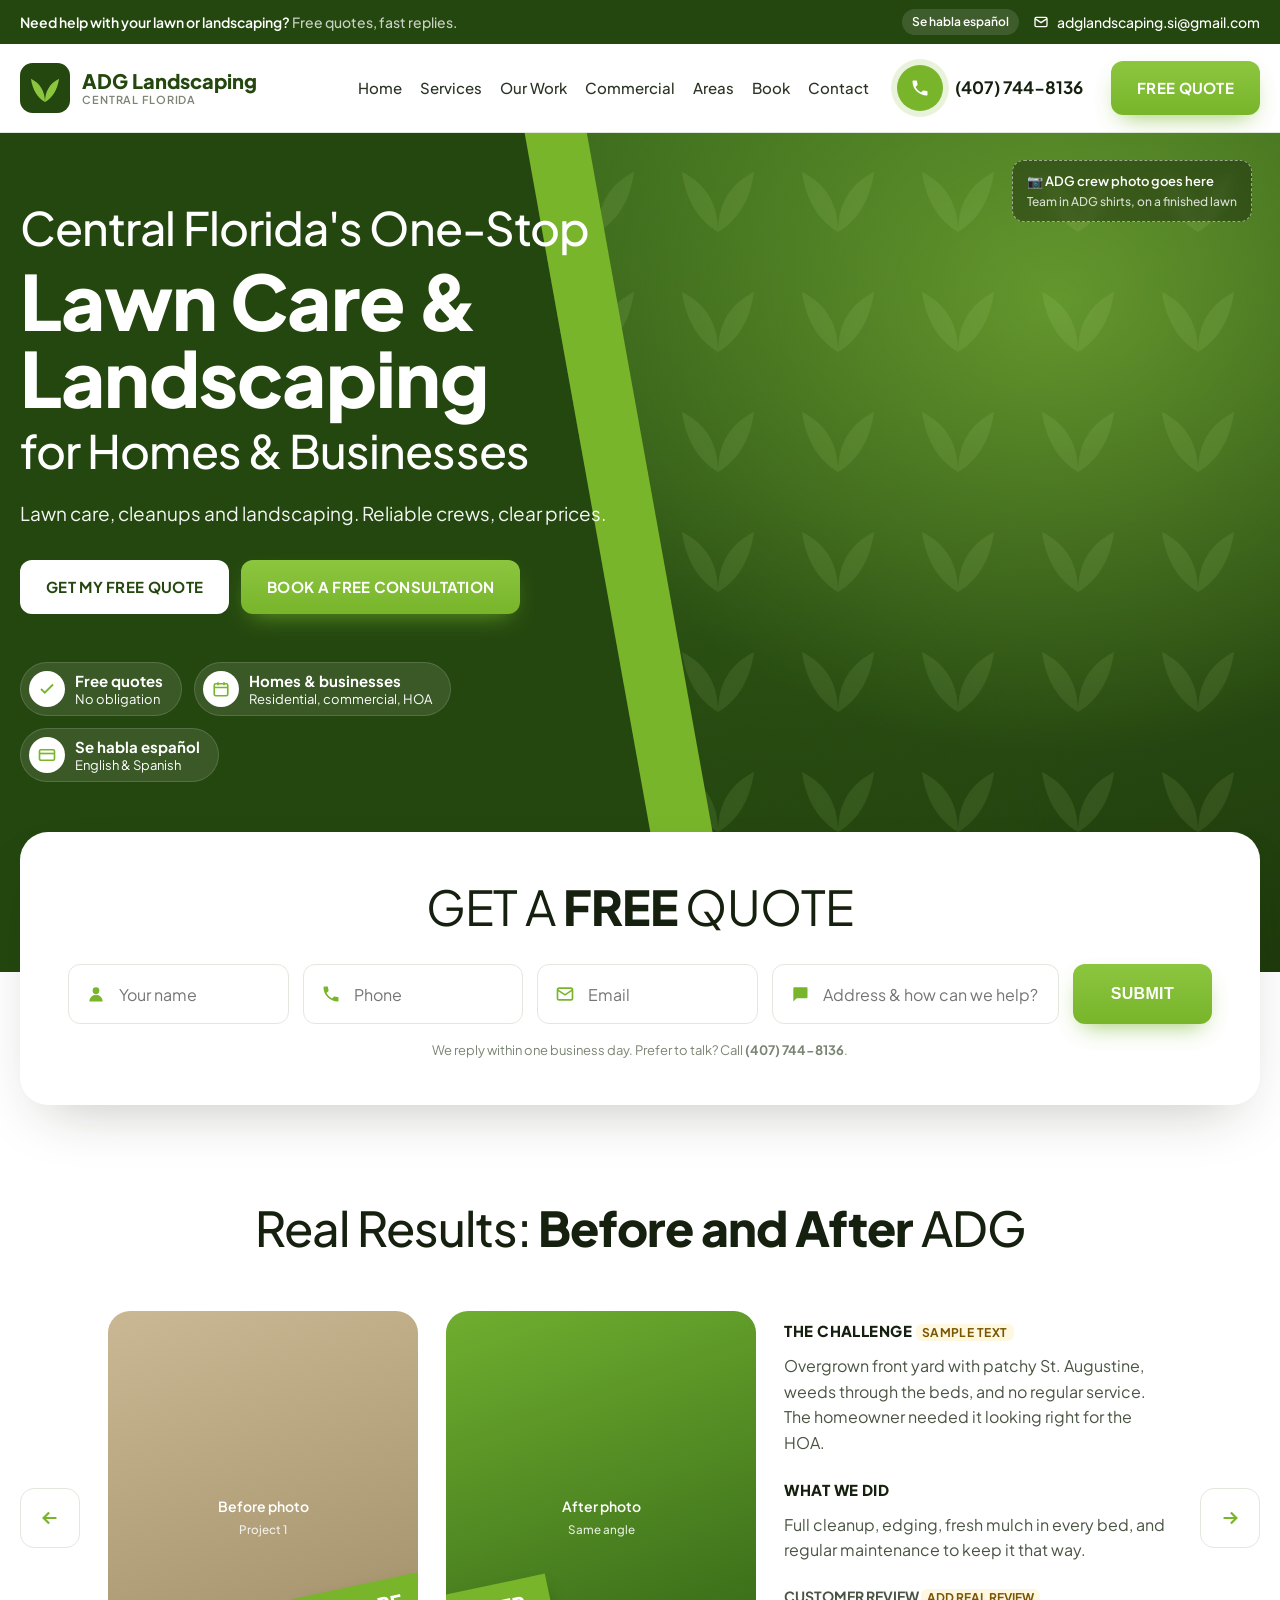
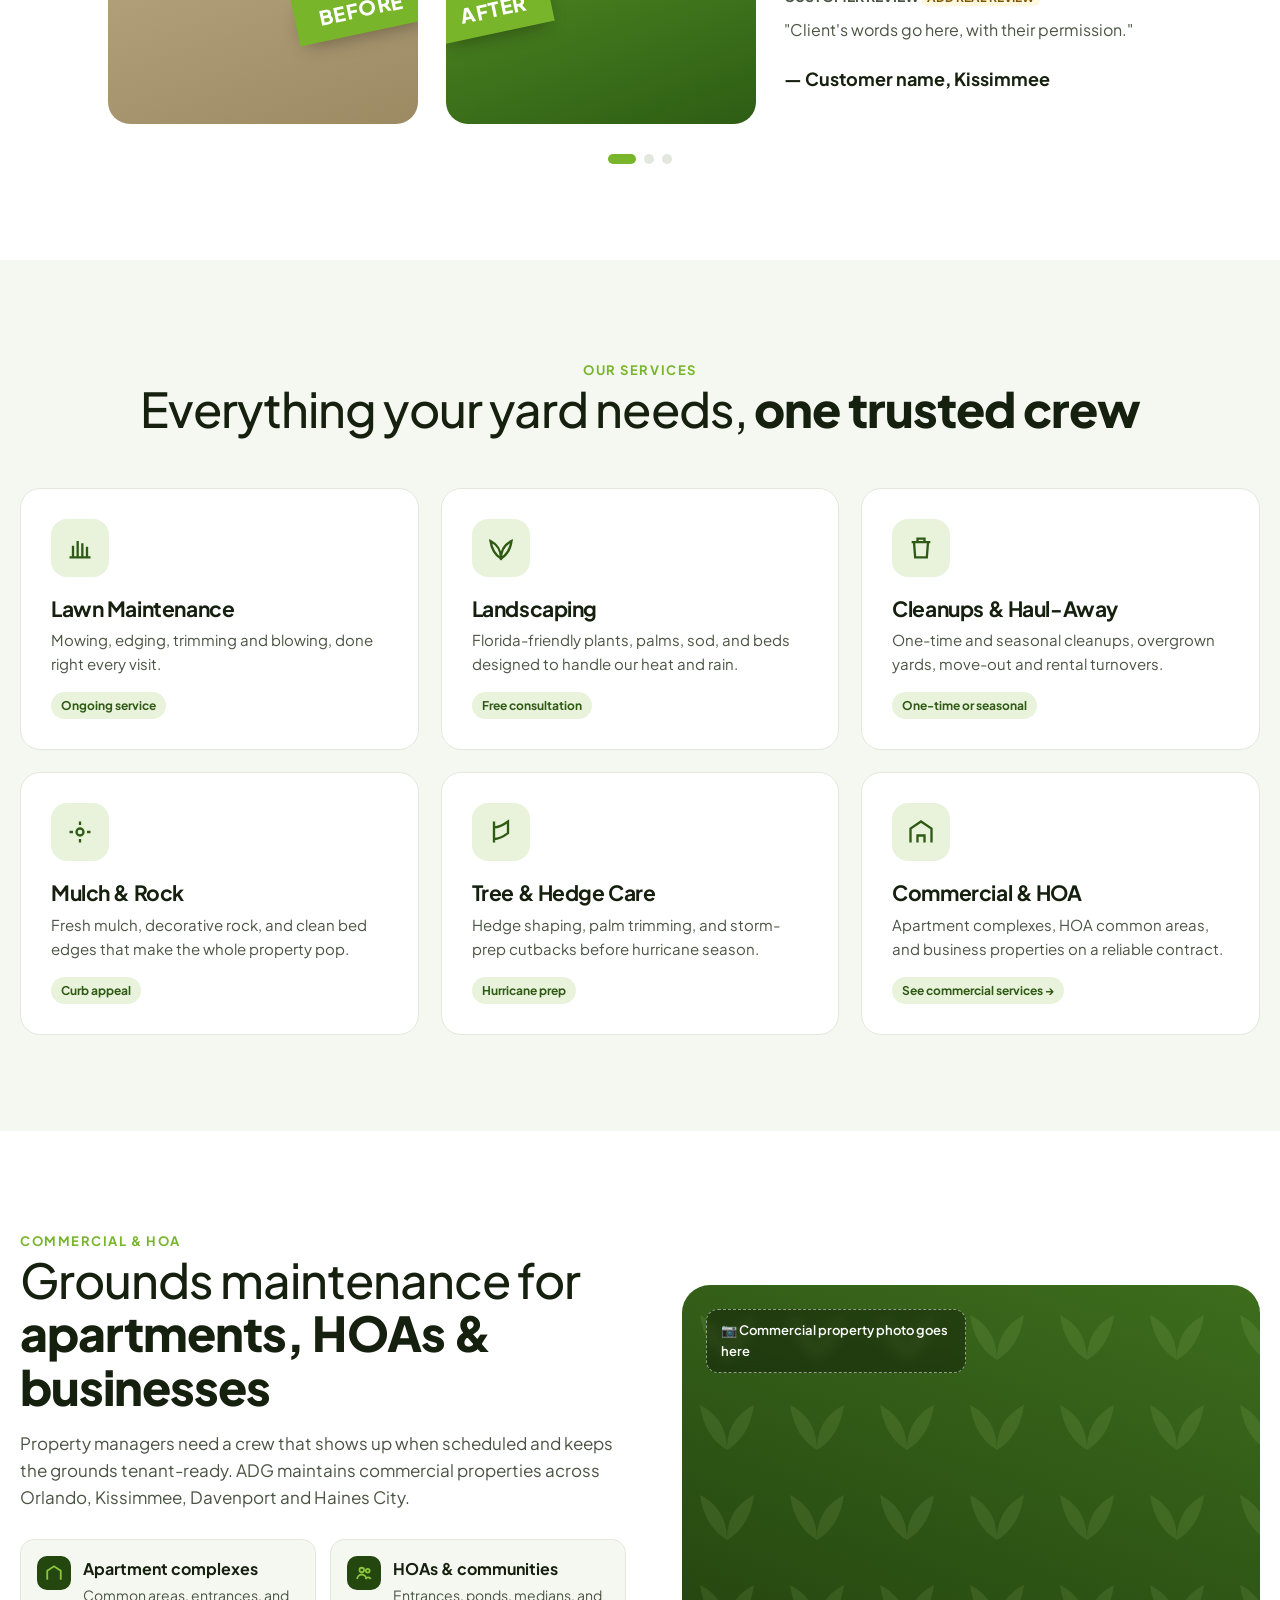
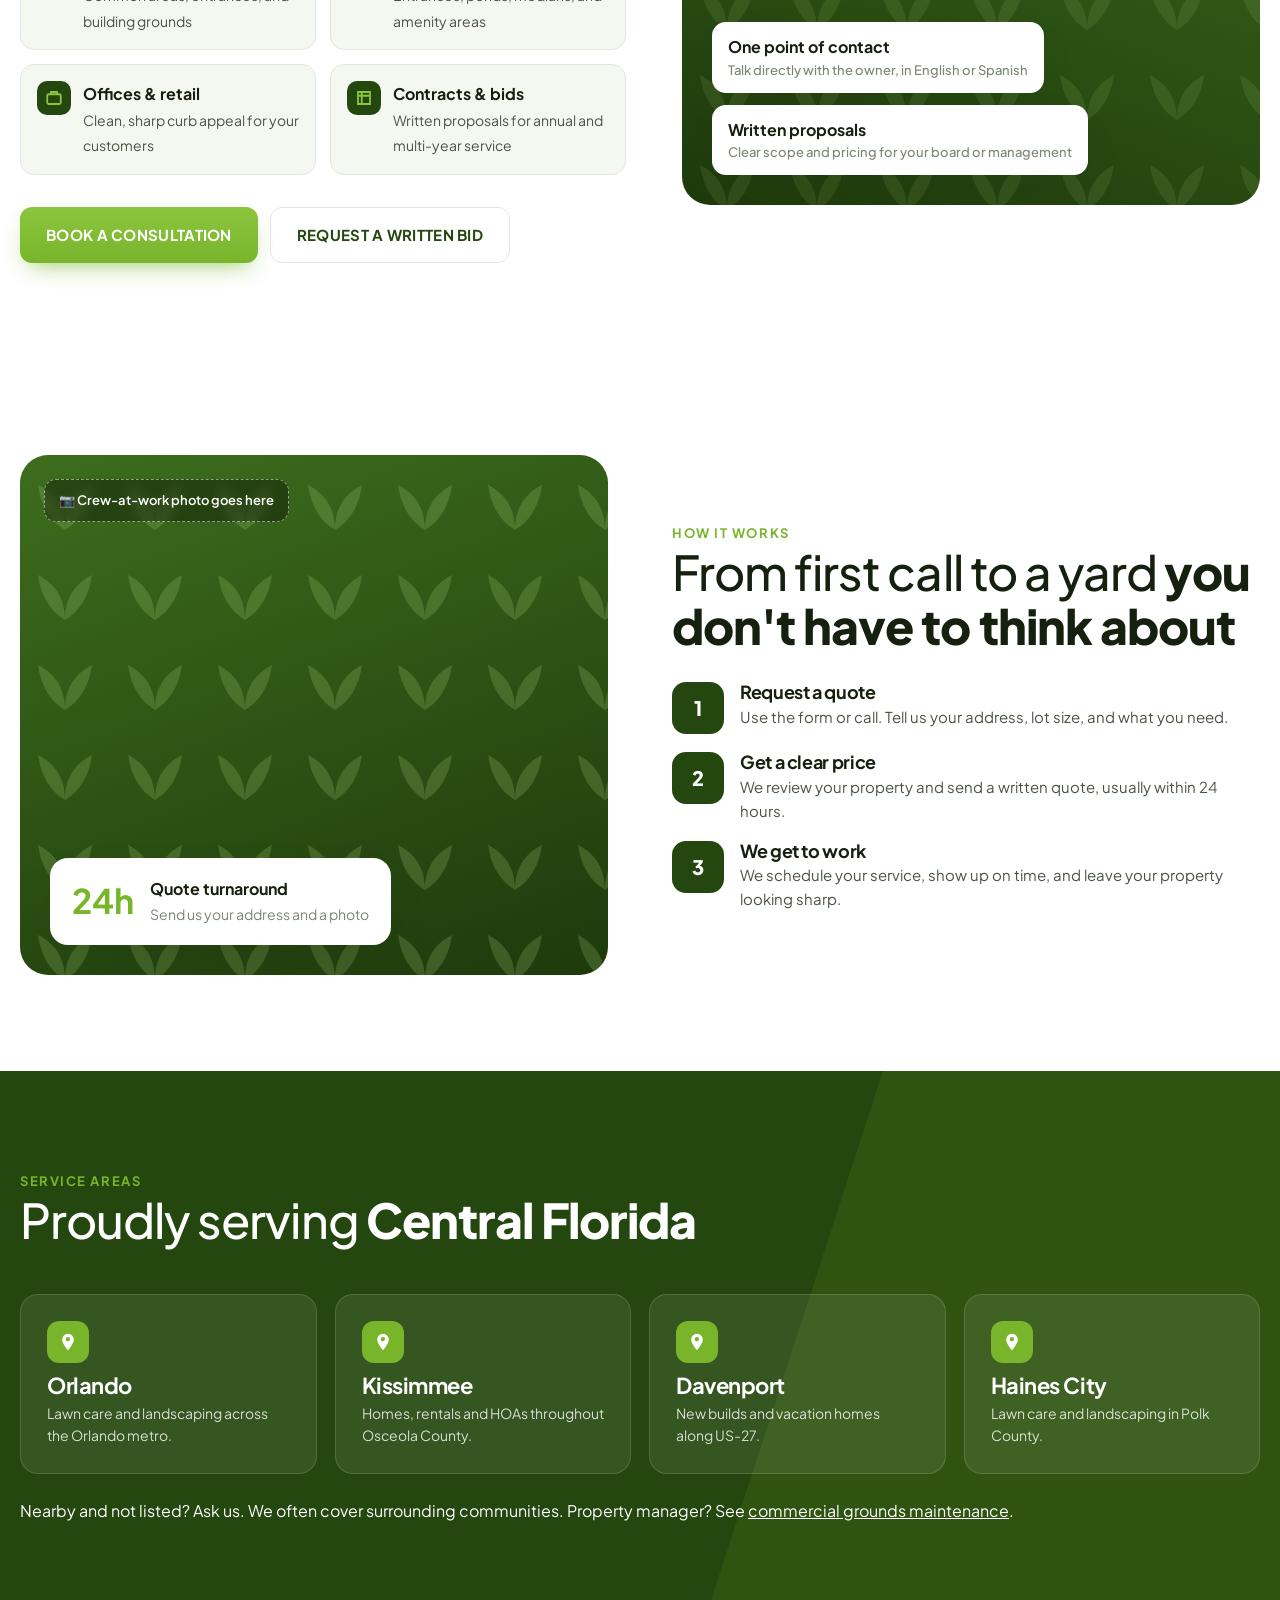
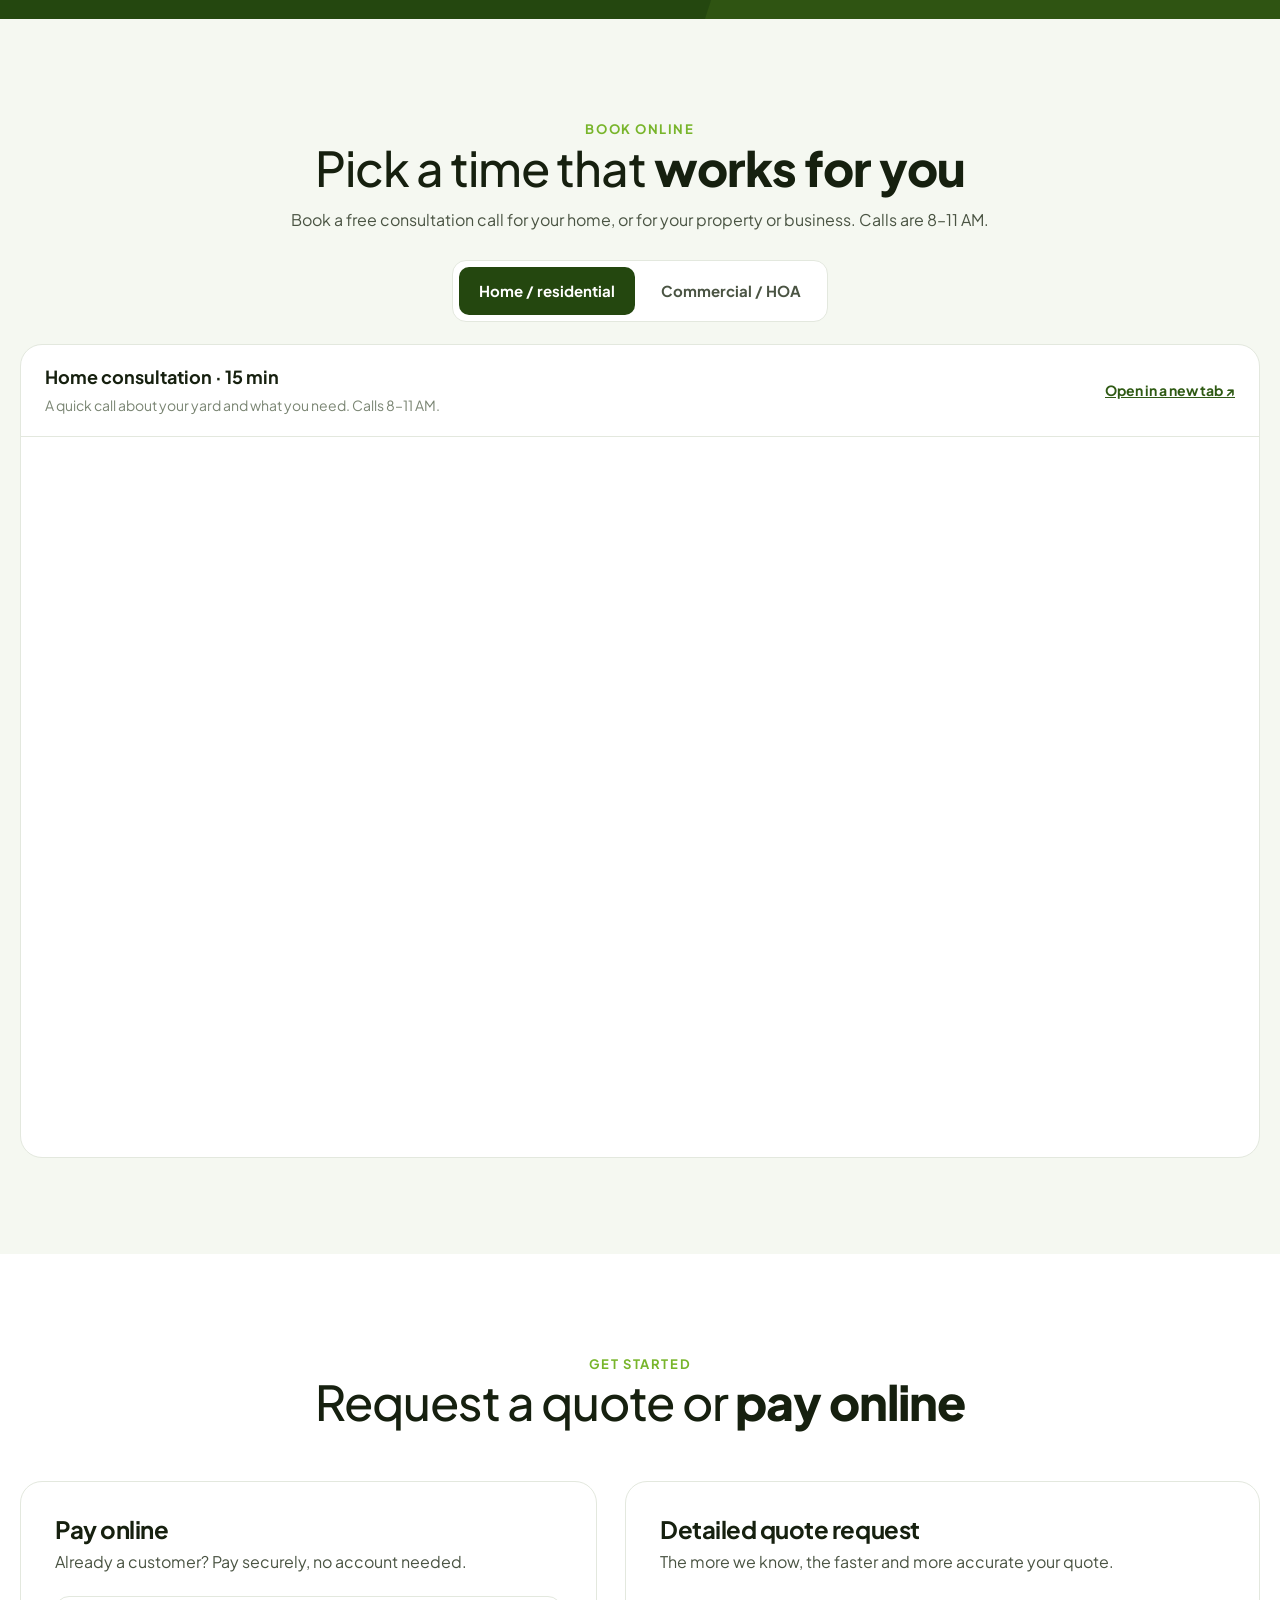
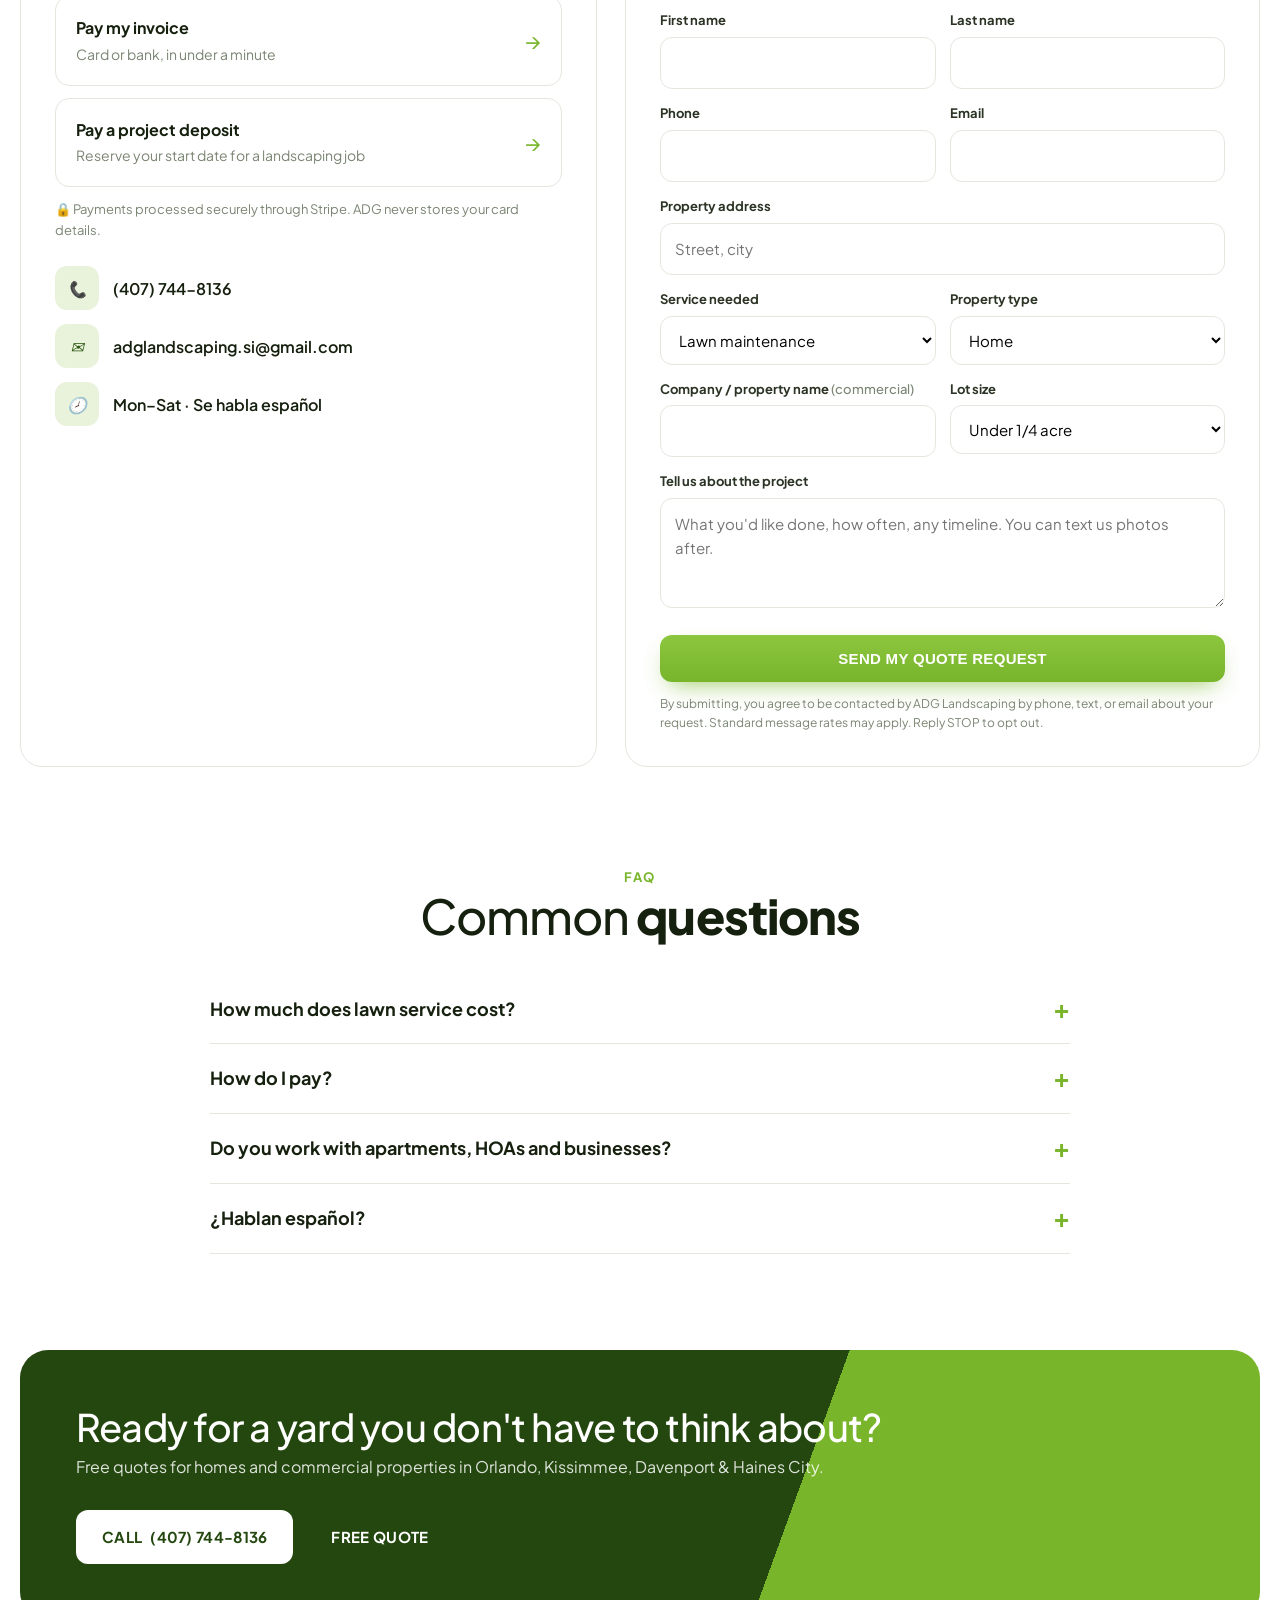
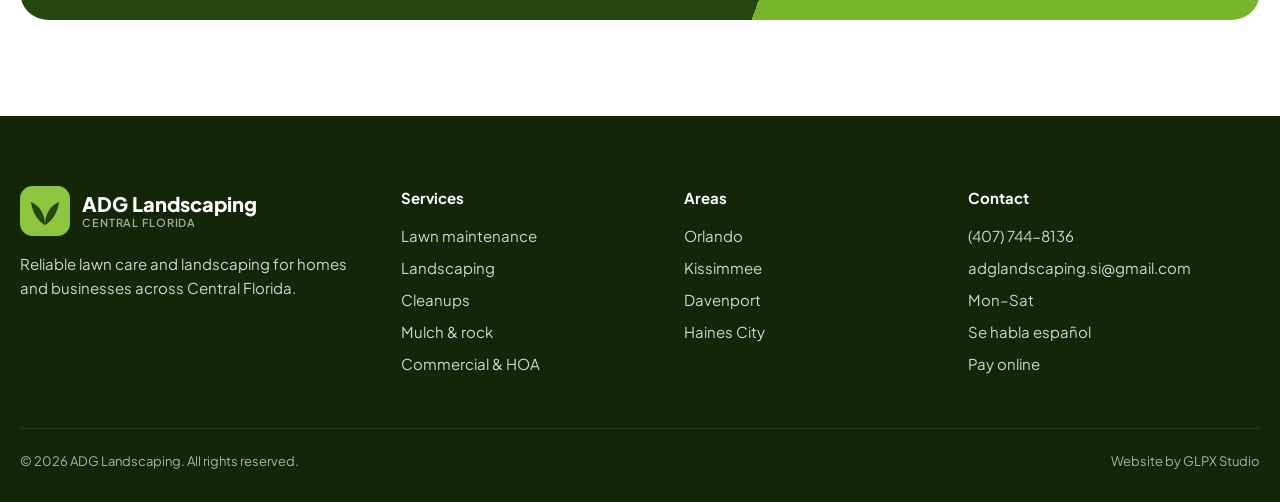
<file: index.html>
<!doctype html>
<html lang="en">
<head>
<meta charset="utf-8">
<meta name="viewport" content="width=device-width, initial-scale=1.0">
<title>ADG Landscaping | Lawn Care &amp; Landscaping in Orlando, Kissimmee, Davenport &amp; Haines City</title>
<meta name="description" content="ADG Landscaping: lawn care, landscaping, cleanups and more across Orlando, Kissimmee, Davenport and Haines City. Free quotes, easy online payments. Se habla español.">
<meta property="og:title" content="ADG Landscaping | Central Florida Lawn Care &amp; Landscaping">
<meta property="og:description" content="Lawn care and landscaping across Orlando, Kissimmee, Davenport and Haines City. Free quotes.">
<meta property="og:type" content="website">
<script type="application/ld+json">
{
  "@context": "https://schema.org",
  "@type": "LandscapingBusiness",
  "name": "ADG Landscaping",
  "description": "Lawn care and landscaping in Orlando, Kissimmee, Davenport and Haines City, Florida.",
  "telephone": "+1-407-744-8136",
  "email": "adglandscaping.si@gmail.com",
  "areaServed": ["Orlando, FL", "Kissimmee, FL", "Davenport, FL", "Haines City, FL"],
  "knowsLanguage": ["en", "es"]
}
</script>
<link rel="preconnect" href="https://fonts.googleapis.com">
<link rel="preconnect" href="https://fonts.gstatic.com" crossorigin>
<link href="https://fonts.googleapis.com/css2?family=Plus+Jakarta+Sans:wght@400;500;600;700;800&display=swap" rel="stylesheet">
<link rel="stylesheet" href="assets/site.css">
<link rel="canonical" href="https://glpxstudio-prog.github.io/adg-landscaping/">
</head>
<body id="top">

<div class="topbar">
  <div class="wrap">
    <div class="ask">Need help with your lawn or landscaping? <span>Free quotes, fast replies.</span></div>
    <div style="display:flex;gap:14px;align-items:center;margin-left:auto">
      <span class="es">Se habla español</span>
      <a href="mailto:adglandscaping.si@gmail.com" data-email-link><svg width="16" height="16" viewBox="0 0 24 24" fill="none" stroke="currentColor" stroke-width="2"><rect x="3" y="5" width="18" height="14" rx="2"/><path d="m3 7 9 6 9-6"/></svg><span data-email-text>adglandscaping.si@gmail.com</span></a>
    </div>
  </div>
</div>

<header>
  <div class="wrap" style="position:relative">
    <a href="#top" class="logo" aria-label="ADG Landscaping home">
      <svg viewBox="0 0 64 64" aria-hidden="true"><rect width="64" height="64" rx="16" fill="#24470f"/><path d="M32 50c0-14 6-24 18-30-2 14-8 24-18 30zM32 50c0-14-6-24-18-30 2 14 8 24 18 30z" fill="#8cc63f"/></svg>
      <span>ADG Landscaping<small>Central Florida</small></span>
    </a>
    <nav id="menu">
      <a href="#top">Home</a>
      <a href="#services">Services</a>
      <a href="#work">Our Work</a>
      <a href="#commercial">Commercial</a>
      <a href="#areas">Areas</a>
      <a href="#book">Book</a>
      <a href="#contact">Contact</a>
    </nav>
    <a class="hcall" href="tel:+14077448136" data-phone-link><i><svg width="20" height="20" viewBox="0 0 24 24" fill="#fff"><path d="M6.6 10.8a15.1 15.1 0 0 0 6.6 6.6l2.2-2.2a1 1 0 0 1 1-.25 11.4 11.4 0 0 0 3.6.57 1 1 0 0 1 1 1V20a1 1 0 0 1-1 1A17 17 0 0 1 3 4a1 1 0 0 1 1-1h3.5a1 1 0 0 1 1 1c0 1.25.2 2.45.57 3.57a1 1 0 0 1-.25 1z"/></svg></i><span data-phone-text>(407) 744-8136</span></a>
    <a class="btn btn-lime head-cta" href="#quote">Free Quote</a>
    <button class="menu-btn" aria-label="Open menu" onclick="document.getElementById('menu').classList.toggle('open')"><span></span><span></span><span></span></button>
  </div>
</header>

<main>

<!-- HERO -->
<section class="hero">
  <div class="hero-photo" role="img" aria-label="ADG Landscaping crew">
    <div class="photo-tag">📷 ADG crew photo goes here<span>Team in ADG shirts, on a finished lawn</span></div>
  </div>
  <svg class="hero-shape" viewBox="0 0 1440 700" preserveAspectRatio="none" aria-hidden="true">
    <polygon points="0,0 590,0 760,700 0,700" fill="#24470f"/>
    <polygon points="590,0 660,0 830,700 760,700" fill="#78b52b"/>
  </svg>
  <div class="wrap">
    <div class="hero-copy">
      <h1>Central Florida's One-Stop <b>Lawn Care &amp; Landscaping</b> for Homes &amp; Businesses</h1>
      <p class="tag">Lawn care, cleanups and landscaping. Reliable crews, clear prices.</p>
      <div style="display:flex;gap:12px;flex-wrap:wrap"><a class="btn btn-white" href="#quote">Get my free quote</a><a class="btn btn-lime" href="#book" data-book-link="home">Book a free consultation</a></div>
      <div class="badges">
        <div class="badge"><i><svg width="18" height="18" viewBox="0 0 24 24" fill="none" stroke="#78b52b" stroke-width="2.5"><path d="M20 6 9 17l-5-5"/></svg></i><div><b>Free quotes</b>No obligation</div></div>
        <div class="badge"><i><svg width="18" height="18" viewBox="0 0 24 24" fill="none" stroke="#78b52b" stroke-width="2.2"><rect x="3" y="5" width="18" height="16" rx="2"/><path d="M3 10h18M8 3v4M16 3v4"/></svg></i><div><b>Homes &amp; businesses</b>Residential, commercial, HOA</div></div>
        <div class="badge"><i><svg width="18" height="18" viewBox="0 0 24 24" fill="none" stroke="#78b52b" stroke-width="2.2"><rect x="2" y="5" width="20" height="14" rx="2"/><path d="M2 10h20"/></svg></i><div><b>Se habla español</b>English &amp; Spanish</div></div>
      </div>
    </div>
  </div>
</section>

<!-- QUICK QUOTE -->
<section class="quote-bar" id="quote">
  <div class="wrap">
    <div class="qcard reveal">
      <h2>GET A <b>FREE</b> QUOTE</h2>
      <form class="qform" id="quick-form" onsubmit="return sendLead(event,'quick')">
        <div class="field"><svg viewBox="0 0 24 24" fill="currentColor"><circle cx="12" cy="8" r="4"/><path d="M4 21a8 8 0 0 1 16 0z"/></svg><input name="full_name" placeholder="Your name" required aria-label="Your name"></div>
        <div class="field"><svg viewBox="0 0 24 24" fill="currentColor"><path d="M6.6 10.8a15.1 15.1 0 0 0 6.6 6.6l2.2-2.2a1 1 0 0 1 1-.25 11.4 11.4 0 0 0 3.6.57 1 1 0 0 1 1 1V20a1 1 0 0 1-1 1A17 17 0 0 1 3 4a1 1 0 0 1 1-1h3.5a1 1 0 0 1 1 1c0 1.25.2 2.45.57 3.57a1 1 0 0 1-.25 1z"/></svg><input name="phone" type="tel" placeholder="Phone" required aria-label="Phone"></div>
        <div class="field"><svg viewBox="0 0 24 24" fill="none" stroke="currentColor" stroke-width="2"><rect x="3" y="5" width="18" height="14" rx="2"/><path d="m3 7 9 6 9-6"/></svg><input name="email" type="email" placeholder="Email" required aria-label="Email"></div>
        <div class="field msg"><svg viewBox="0 0 24 24" fill="currentColor"><path d="M4 4h16a1 1 0 0 1 1 1v11a1 1 0 0 1-1 1H8l-4 4V5a1 1 0 0 1 1-1z"/></svg><input name="message" placeholder="Address &amp; how can we help?" aria-label="Address and how can we help"></div>
        <button class="btn btn-lime" type="submit">Submit</button>
      </form>
      <p class="qnote">We reply within one business day. Prefer to talk? Call <a href="tel:+14077448136" data-phone-link><b data-phone-text>(407) 744-8136</b></a>.</p>
    </div>
  </div>
</section>

<!-- BEFORE / AFTER -->
<section id="work">
  <div class="wrap">
    <h2 class="center reveal">Real Results: <b>Before and After</b> ADG</h2>
    <div class="ba reveal">
      <button class="arrow" aria-label="Previous project" onclick="go(-1)"><svg width="22" height="22" viewBox="0 0 24 24" fill="none" stroke="currentColor" stroke-width="2.4"><path d="M19 12H5m6-6-6 6 6 6"/></svg></button>
      <div class="slides" id="slides">
        <div class="slide on">
          <div class="pic before">Before photo<small>Project 1</small><span class="ribbon">BEFORE</span></div>
          <div class="pic after">After photo<small>Same angle</small><span class="ribbon">AFTER</span></div>
          <div class="story">
            <h4>The challenge <span class="ph">sample text</span></h4>
            <p>Overgrown front yard with patchy St. Augustine, weeds through the beds, and no regular service. The homeowner needed it looking right for the HOA.</p>
            <h4>What we did</h4>
            <p>Full cleanup, edging, fresh mulch in every bed, and regular maintenance to keep it that way.</p>
            <p class="q">Customer review <span class="ph">add real review</span></p>
            <p>"Client's words go here, with their permission."</p>
            <p class="who">— Customer name, Kissimmee</p>
          </div>
        </div>
        <div class="slide">
          <div class="pic before">Before photo<small>Project 2</small><span class="ribbon">BEFORE</span></div>
          <div class="pic after">After photo<small>Same angle</small><span class="ribbon">AFTER</span></div>
          <div class="story">
            <h4>The challenge <span class="ph">sample text</span></h4>
            <p>A new home in Davenport with bare beds and builder-grade landscaping that was struggling in the Florida heat.</p>
            <h4>What we did</h4>
            <p>Planted Florida-friendly shrubs and palms, and added rock and mulch borders.</p>
            <p class="q">Customer review <span class="ph">add real review</span></p>
            <p>"Client's words go here, with their permission."</p>
            <p class="who">— Customer name, Davenport</p>
          </div>
        </div>
        <div class="slide">
          <div class="pic before">Before photo<small>Project 3</small><span class="ribbon">BEFORE</span></div>
          <div class="pic after">After photo<small>Same angle</small><span class="ribbon">AFTER</span></div>
          <div class="story">
            <h4>The challenge <span class="ph">sample text</span></h4>
            <p>A rental property in Haines City that had been neglected between tenants: tall grass, debris, and overgrown hedges.</p>
            <h4>What we did</h4>
            <p>One-day cleanup and haul-away, hedge trimming, and regular upkeep so it stays rent-ready.</p>
            <p class="q">Customer review <span class="ph">add real review</span></p>
            <p>"Client's words go here, with their permission."</p>
            <p class="who">— Customer name, Haines City</p>
          </div>
        </div>
      </div>
      <button class="arrow" aria-label="Next project" onclick="go(1)"><svg width="22" height="22" viewBox="0 0 24 24" fill="none" stroke="currentColor" stroke-width="2.4"><path d="M5 12h14m-6-6 6 6-6 6"/></svg></button>
    </div>
    <div class="dots" id="dots"></div>
  </div>
</section>

<!-- SERVICES -->
<section class="svc-sec" id="services">
  <div class="wrap">
    <div class="center reveal"><span class="eyebrow">Our services</span><h2>Everything your yard needs, <b>one trusted crew</b></h2></div>
    <div class="grid3">
      <div class="card reveal"><div class="ic"><svg width="28" height="28" viewBox="0 0 24 24" fill="none" stroke="currentColor" stroke-width="2"><path d="M3 20h18M6 20V10m4 10V6m4 14V8m4 12v-9"/></svg></div><h3>Lawn Maintenance</h3><p>Mowing, edging, trimming and blowing, done right every visit.</p><span class="pill">Ongoing service</span></div>
      <div class="card reveal"><div class="ic"><svg width="28" height="28" viewBox="0 0 24 24" fill="none" stroke="currentColor" stroke-width="2"><path d="M12 21c0-7 3-12 9-15-1 7-4 12-9 15zM12 21c0-7-3-12-9-15 1 7 4 12 9 15z"/></svg></div><h3>Landscaping</h3><p>Florida-friendly plants, palms, sod, and beds designed to handle our heat and rain.</p><span class="pill">Free consultation</span></div>
      <div class="card reveal"><div class="ic"><svg width="28" height="28" viewBox="0 0 24 24" fill="none" stroke="currentColor" stroke-width="2"><path d="M4 7h16M6 7l1 13h10l1-13M9 7V4h6v3"/></svg></div><h3>Cleanups &amp; Haul-Away</h3><p>One-time and seasonal cleanups, overgrown yards, move-out and rental turnovers.</p><span class="pill">One-time or seasonal</span></div>
      <div class="card reveal"><div class="ic"><svg width="28" height="28" viewBox="0 0 24 24" fill="none" stroke="currentColor" stroke-width="2"><circle cx="12" cy="12" r="3"/><path d="M12 3v3m0 12v3M3 12h3m12 0h3"/></svg></div><h3>Mulch &amp; Rock</h3><p>Fresh mulch, decorative rock, and clean bed edges that make the whole property pop.</p><span class="pill">Curb appeal</span></div>
      <div class="card reveal"><div class="ic"><svg width="28" height="28" viewBox="0 0 24 24" fill="none" stroke="currentColor" stroke-width="2"><path d="M6 3v18M6 8c4 0 8-2 12-5v10c-4 3-8 5-12 5"/></svg></div><h3>Tree &amp; Hedge Care</h3><p>Hedge shaping, palm trimming, and storm-prep cutbacks before hurricane season.</p><span class="pill">Hurricane prep</span></div>
      <div class="card reveal"><div class="ic"><svg width="28" height="28" viewBox="0 0 24 24" fill="none" stroke="currentColor" stroke-width="2"><path d="M3 21V9l9-6 9 6v12"/><path d="M9 21v-6h6v6"/></svg></div><h3>Commercial &amp; HOA</h3><p>Apartment complexes, HOA common areas, and business properties on a reliable contract.</p><a class="pill" href="#commercial">See commercial services →</a></div>
    </div>
  </div>
</section>


<!-- COMMERCIAL -->
<section id="commercial">
  <div class="wrap comm">
    <div class="reveal">
      <span class="eyebrow">Commercial &amp; HOA</span>
      <h2>Grounds maintenance for <b>apartments, HOAs &amp; businesses</b></h2>
      <p style="color:var(--body);margin-top:16px;font-size:17px">Property managers need a crew that shows up when scheduled and keeps the grounds tenant-ready. ADG maintains commercial properties across Orlando, Kissimmee, Davenport and Haines City.</p>
      <div class="comm-list">
        <div><i><svg width="18" height="18" viewBox="0 0 24 24" fill="none" stroke="#8cc63f" stroke-width="2.4"><path d="M3 21V9l9-6 9 6v12"/></svg></i><div><b>Apartment complexes</b><span>Common areas, entrances, and building grounds</span></div></div>
        <div><i><svg width="18" height="18" viewBox="0 0 24 24" fill="none" stroke="#8cc63f" stroke-width="2.4"><circle cx="9" cy="8" r="3"/><circle cx="17" cy="9" r="2.5"/><path d="M3 20a6 6 0 0 1 12 0M14 20a4 4 0 0 1 7 0"/></svg></i><div><b>HOAs &amp; communities</b><span>Entrances, ponds, medians, and amenity areas</span></div></div>
        <div><i><svg width="18" height="18" viewBox="0 0 24 24" fill="none" stroke="#8cc63f" stroke-width="2.4"><rect x="3" y="7" width="18" height="13" rx="2"/><path d="M8 7V4h8v3"/></svg></i><div><b>Offices &amp; retail</b><span>Clean, sharp curb appeal for your customers</span></div></div>
        <div><i><svg width="18" height="18" viewBox="0 0 24 24" fill="none" stroke="#8cc63f" stroke-width="2.4"><path d="M4 4h16v16H4zM4 9h16M9 4v16"/></svg></i><div><b>Contracts &amp; bids</b><span>Written proposals for annual and multi-year service</span></div></div>
      </div>
      <div style="display:flex;gap:12px;flex-wrap:wrap"><a class="btn btn-lime" href="#book" data-book-link="commercial">Book a consultation</a><a class="btn btn-outline" href="#contact" data-commercial>Request a written bid</a></div>
    </div>
    <div class="comm-visual reveal">
      <div class="photo-tag" style="top:24px;bottom:auto;left:24px;right:auto">📷 Commercial property photo goes here</div>
      <div class="chip">One point of contact<span>Talk directly with the owner, in English or Spanish</span></div>
      <div class="chip">Written proposals<span>Clear scope and pricing for your board or management</span></div>
    </div>
  </div>
</section>

<!-- WHY + HOW -->
<section id="why">
  <div class="wrap split">
    <div class="why-visual reveal">
      <div class="photo-tag" style="top:24px;bottom:auto;left:24px;right:auto">📷 Crew-at-work photo goes here</div>
      <div class="stat"><b>24h</b><div><strong>Quote turnaround</strong><br><span style="color:var(--mute);font-size:14px">Send us your address and a photo</span></div></div>
    </div>
    <div class="reveal">
      <span class="eyebrow">How it works</span>
      <h2>From first call to a yard <b>you don't have to think about</b></h2>
      <div class="steps">
        <div class="step"><div class="n">1</div><div><h3>Request a quote</h3><p>Use the form or call. Tell us your address, lot size, and what you need.</p></div></div>
        <div class="step"><div class="n">2</div><div><h3>Get a clear price</h3><p>We review your property and send a written quote, usually within 24 hours.</p></div></div>
        <div class="step"><div class="n">3</div><div><h3>We get to work</h3><p>We schedule your service, show up on time, and leave your property looking sharp.</p></div></div>
      </div>
    </div>
  </div>
</section>

<!-- AREAS -->
<section class="areas" id="areas">
  <div class="wrap">
    <div class="reveal"><span class="eyebrow">Service areas</span><h2>Proudly serving <b>Central Florida</b></h2></div>
    <div class="area-grid">
      <a class="area reveal" href="landscaping-orlando/"><i><svg width="20" height="20" viewBox="0 0 24 24" fill="#fff"><path d="M12 2a7 7 0 0 0-7 7c0 5 7 13 7 13s7-8 7-13a7 7 0 0 0-7-7zm0 9.5A2.5 2.5 0 1 1 12 6a2.5 2.5 0 0 1 0 5z"/></svg></i><h3>Orlando</h3><p>Lawn care and landscaping across the Orlando metro.</p></a>
      <a class="area reveal" href="landscaping-kissimmee/"><i><svg width="20" height="20" viewBox="0 0 24 24" fill="#fff"><path d="M12 2a7 7 0 0 0-7 7c0 5 7 13 7 13s7-8 7-13a7 7 0 0 0-7-7zm0 9.5A2.5 2.5 0 1 1 12 6a2.5 2.5 0 0 1 0 5z"/></svg></i><h3>Kissimmee</h3><p>Homes, rentals and HOAs throughout Osceola County.</p></a>
      <a class="area reveal" href="landscaping-davenport/"><i><svg width="20" height="20" viewBox="0 0 24 24" fill="#fff"><path d="M12 2a7 7 0 0 0-7 7c0 5 7 13 7 13s7-8 7-13a7 7 0 0 0-7-7zm0 9.5A2.5 2.5 0 1 1 12 6a2.5 2.5 0 0 1 0 5z"/></svg></i><h3>Davenport</h3><p>New builds and vacation homes along US-27.</p></a>
      <a class="area reveal" href="landscaping-haines-city/"><i><svg width="20" height="20" viewBox="0 0 24 24" fill="#fff"><path d="M12 2a7 7 0 0 0-7 7c0 5 7 13 7 13s7-8 7-13a7 7 0 0 0-7-7zm0 9.5A2.5 2.5 0 1 1 12 6a2.5 2.5 0 0 1 0 5z"/></svg></i><h3>Haines City</h3><p>Lawn care and landscaping in Polk County.</p></a>
    </div>
    <p class="more reveal">Nearby and not listed? Ask us. We often cover surrounding communities. Property manager? See <a href="commercial-landscaping/" style="text-decoration:underline">commercial grounds maintenance</a>.</p>
  </div>
</section>


<!-- BOOK ONLINE (GHL calendars) -->
<section class="book-sec" id="book">
  <div class="wrap center">
    <span class="eyebrow reveal">Book online</span>
    <h2 class="reveal">Pick a time that <b>works for you</b></h2>
    <p class="reveal" style="color:var(--body);margin-top:12px">Book a free consultation call for your home, or for your property or business. Calls are 8–11 AM.</p>
    <div class="book-tabs" role="tablist">
      <button class="on" role="tab" data-book="home">Home / residential</button>
      <button role="tab" data-book="commercial">Commercial / HOA</button>
    </div>
    <div class="book-card" style="text-align:left">
      <div class="meta"><div><b id="book-title">Home consultation · 15 min</b><br><span id="book-sub">A quick call about your yard and what you need. Calls 8–11 AM.</span></div><a class="alt" id="book-open" href="#" target="_blank" rel="noopener">Open in a new tab ↗</a></div>
      <iframe id="book-frame" title="Book a time with ADG Landscaping" loading="lazy"></iframe>
    </div>
  </div>
</section>

<!-- PAY + CONTACT -->
<section id="contact">
  <div class="wrap">
    <div class="center reveal"><span class="eyebrow">Get started</span><h2>Request a quote or <b>pay online</b></h2></div>
    <div class="two">
      <div class="panel reveal" id="pay">
        <h3>Pay online</h3>
        <p class="sub">Already a customer? Pay securely, no account needed.</p>
        <a class="pay-option" data-pay="invoice" href="#" target="_blank" rel="noopener"><div><b>Pay my invoice</b><span>Card or bank, in under a minute</span></div><span class="go">→</span></a>
        <a class="pay-option" data-pay="deposit" href="#" target="_blank" rel="noopener"><div><b>Pay a project deposit</b><span>Reserve your start date for a landscaping job</span></div><span class="go">→</span></a>
        <div class="secure">🔒 Payments processed securely through Stripe. ADG never stores your card details.</div>
        <div class="contact-list">
          <a href="tel:+14077448136" data-phone-link><i>📞</i><span data-phone-text>(407) 744-8136</span></a>
          <a href="mailto:adglandscaping.si@gmail.com" data-email-link><i>✉️</i><span data-email-text>adglandscaping.si@gmail.com</span></a>
          <div><i>🕗</i>Mon–Sat · Se habla español</div>
        </div>
      </div>
      <div class="panel reveal">
        <h3>Detailed quote request</h3>
        <p class="sub">The more we know, the faster and more accurate your quote.</p>
        <div id="ghl-form-slot"></div>
        <form class="full" id="fallback-form" onsubmit="return sendLead(event,'full')">
          <div class="row">
            <div><label for="fn">First name</label><input id="fn" name="first_name" required></div>
            <div><label for="ln">Last name</label><input id="ln" name="last_name" required></div>
          </div>
          <div class="row">
            <div><label for="ph">Phone</label><input id="ph" name="phone" type="tel" required></div>
            <div><label for="em">Email</label><input id="em" name="email" type="email" required></div>
          </div>
          <label for="addr">Property address</label><input id="addr" name="address" placeholder="Street, city">
          <div class="row">
            <div><label for="svc">Service needed</label>
              <select id="svc" name="service"><option>Lawn maintenance</option><option>Landscaping</option><option>Cleanup / haul-away</option><option>Mulch &amp; rock</option><option>Tree &amp; hedge care</option><option>Commercial / HOA</option><option>Something else</option></select></div>
            <div><label for="ptype">Property type</label>
              <select id="ptype" name="property_type"><option>Home</option><option>Apartment complex</option><option>HOA / community</option><option>Office / retail / business</option><option>Other commercial</option></select></div>
          </div>
          <div class="row">
            <div><label for="co">Company / property name <span style="font-weight:500;color:var(--mute)">(commercial)</span></label><input id="co" name="company_name"></div>
            <div><label for="lot">Lot size</label>
              <select id="lot" name="lot_size"><option>Under 1/4 acre</option><option>1/4 – 1/2 acre</option><option>1/2 – 1 acre</option><option>More than 1 acre</option><option>Not sure</option></select></div>
          </div>
          <label for="msg">Tell us about the project</label><textarea id="msg" name="message" placeholder="What you'd like done, how often, any timeline. You can text us photos after."></textarea>
          <button class="btn btn-lime" type="submit">Send my quote request</button>
          <p class="fine">By submitting, you agree to be contacted by ADG Landscaping by phone, text, or email about your request. Standard message rates may apply. Reply STOP to opt out.</p>
        </form>
      </div>
    </div>
  </div>
</section>

<!-- FAQ -->
<section style="padding-top:0">
  <div class="wrap" style="max-width:860px">
    <div class="center reveal"><span class="eyebrow">FAQ</span><h2>Common <b>questions</b></h2></div>
    <div class="reveal" style="margin-top:32px">
      <details><summary>How much does lawn service cost?</summary><p>It depends on your lot size and what you need done. Send us your address through the form and we'll give you a clear price, usually within 24 hours.</p></details>
      <details><summary>How do I pay?</summary><p>Pay any invoice by card or bank from the Pay Online section, or call us and we'll help.</p></details>
      <details><summary>Do you work with apartments, HOAs and businesses?</summary><p>Yes. We maintain commercial properties and HOA common areas. Use the form and choose "Commercial / HOA" for a custom quote.</p></details>
      <details><summary>¿Hablan español?</summary><p>¡Sí! Llámenos o escríbanos en español o inglés.</p></details>
    </div>
  </div>
</section>

<section style="padding:0">
  <div class="wrap">
    <div class="band reveal">
      <div><h2>Ready for a yard you don't have to think about?</h2><p>Free quotes for homes and commercial properties in Orlando, Kissimmee, Davenport &amp; Haines City.</p></div>
      <div style="display:flex;gap:12px;flex-wrap:wrap"><a class="btn btn-white" href="tel:+14077448136" data-phone-link>Call <span data-phone-text>(407) 744-8136</span></a><a class="btn btn-lime" href="#quote" style="box-shadow:none;background:var(--forest)">Free quote</a></div>
    </div>
  </div>
</section>

</main>

<footer>
  <div class="wrap">
    <div class="cols">
      <div>
        <a href="#top" class="logo"><svg viewBox="0 0 64 64" aria-hidden="true"><rect width="64" height="64" rx="16" fill="#8cc63f"/><path d="M32 50c0-14 6-24 18-30-2 14-8 24-18 30zM32 50c0-14-6-24-18-30 2 14 8 24 18 30z" fill="#24470f"/></svg><span>ADG Landscaping<small>Central Florida</small></span></a>
        <p style="margin-top:16px;max-width:34ch;font-size:15px">Reliable lawn care and landscaping for homes and businesses across Central Florida.</p>
      </div>
      <div><h4>Services</h4><ul><li><a href="#services">Lawn maintenance</a></li><li><a href="#services">Landscaping</a></li><li><a href="#services">Cleanups</a></li><li><a href="#services">Mulch &amp; rock</a></li><li><a href="commercial-landscaping/">Commercial &amp; HOA</a></li></ul></div>
      <div><h4>Areas</h4><ul><li><a href="landscaping-orlando/">Orlando</a></li><li><a href="landscaping-kissimmee/">Kissimmee</a></li><li><a href="landscaping-davenport/">Davenport</a></li><li><a href="landscaping-haines-city/">Haines City</a></li></ul></div>
      <div><h4>Contact</h4><ul><li><a href="tel:+14077448136" data-phone-link><span data-phone-text>(407) 744-8136</span></a></li><li><a href="mailto:adglandscaping.si@gmail.com" data-email-link><span data-email-text>adglandscaping.si@gmail.com</span></a></li><li>Mon–Sat</li><li>Se habla español</li><li><a href="#pay">Pay online</a></li></ul></div>
    </div>
    <div class="copy"><span>© <span id="yr"></span> ADG Landscaping. All rights reserved.</span><span>Website by GLPX Studio</span></div>
  </div>
</footer>

<div class="sticky-call"><a class="btn btn-white" style="box-shadow:var(--shadow)" href="tel:+14077448136" data-phone-link>Call</a><a class="btn btn-lime" href="#quote">Free quote</a></div>

<script>
/* =========================================================
   ADG SITE CONFIG — edit these values, nothing else needed.
   ========================================================= */
const ADG = {
  phoneDisplay: "(407) 744-8136",
  phoneTel: "+14077448136",
  email: "adglandscaping.si@gmail.com",
  // GoHighLevel form embed URL, e.g. "https://api.leadconnectorhq.com/widget/form/XXXXXXXX"
  GHL_FORM_EMBED_URL: "",
  // GoHighLevel payment links (Payments > Payment Links) or Stripe payment links
  PAY_LINKS: {
    invoice:   "",   // GHL invoice portal / Text2Pay link
    deposit:   ""    // GHL payment link for a project deposit
  },
  // Where both forms post (GHL inbound webhook → "Website Lead Instant Response" workflow)
  // GHL booking calendars (Settings > Calendars)
  BOOKING: {
    home:       { url: "https://api.leadconnectorhq.com/widget/booking/GahmOIcBkYr3TCYFqPrr", title: "Home consultation · 15 min", sub: "A quick call about your yard and what you need. Calls 8–11 AM." },
    commercial: { url: "https://api.leadconnectorhq.com/widget/booking/mFxWUsD9LI5l9yRflmoO", title: "Commercial consultation · 45 min", sub: "Apartments, HOAs and businesses. Calls 8–11 AM." }
  },
  FALLBACK_FORM_ENDPOINT: "https://services.leadconnectorhq.com/hooks/f2LEZaqBQn15xe3ODXJR/webhook-trigger/gTrHxpPqnd4wLMJkGQsb"
};

document.getElementById('yr').textContent = new Date().getFullYear();
document.querySelectorAll('[data-phone-link]').forEach(a=>a.href='tel:'+ADG.phoneTel);
document.querySelectorAll('[data-phone-text]').forEach(s=>s.textContent=ADG.phoneDisplay);
document.querySelectorAll('[data-email-link]').forEach(a=>a.href='mailto:'+ADG.email);
document.querySelectorAll('[data-email-text]').forEach(s=>s.textContent=ADG.email);

// Payment buttons
document.querySelectorAll('[data-pay]').forEach(a=>{
  const url = ADG.PAY_LINKS[a.dataset.pay];
  if(url){ a.href = url; }
  else { a.removeAttribute('target'); a.addEventListener('click',e=>{e.preventDefault(); alert('Online payments are being set up. Please call '+ADG.phoneDisplay+' to pay by phone.');}); }
});

// GHL form embed swap (detailed form)
if(ADG.GHL_FORM_EMBED_URL){
  document.getElementById('ghl-form-slot').innerHTML = '<iframe src="'+ADG.GHL_FORM_EMBED_URL+'" title="Quote request form" loading="lazy" style="width:100%;min-height:720px;border:0"></iframe>';
  document.getElementById('fallback-form').style.display='none';
}

// Both forms → GHL webhook (or email draft if no endpoint)
async function sendLead(e, kind){
  e.preventDefault();
  const form = e.target, btn = form.querySelector('button');
  const data = Object.fromEntries(new FormData(form).entries());
  if(data.full_name){ const p = data.full_name.trim().split(/\s+/); data.first_name = p.shift(); data.last_name = p.join(' '); }
  data.source = kind === 'quick' ? 'Website - quick quote' : 'Website - detailed quote';
  const first = data.first_name || '';
  if(ADG.FALLBACK_FORM_ENDPOINT){
    const label = btn.textContent; btn.disabled = true; btn.textContent = 'Sending…';
    try{
      await fetch(ADG.FALLBACK_FORM_ENDPOINT,{method:'POST',headers:{'Content-Type':'application/json'},body:JSON.stringify(data)});
      form.outerHTML = '<div class="qdone"><h3>Thanks'+(first?', '+first:'')+'! 🌿</h3><p style="color:var(--body)">We got your request and will reach out within one business day.</p></div>';
    }catch(err){ btn.disabled=false; btn.textContent=label; alert('Something went wrong. Please call '+ADG.phoneDisplay+'.'); }
  }else{
    const body = encodeURIComponent(Object.entries(data).map(([k,v])=>k+': '+v).join('\n'));
    window.location.href = 'mailto:'+ADG.email+'?subject=Quote request&body='+body;
  }
  return false;
}

// Before/after slider
const slides=[...document.querySelectorAll('.slide')], dots=document.getElementById('dots'); let cur=0;
slides.forEach((_,i)=>{const b=document.createElement('button');b.setAttribute('aria-label','Project '+(i+1));b.onclick=()=>show(i);dots.appendChild(b);});
function show(i){cur=(i+slides.length)%slides.length;slides.forEach((s,j)=>s.classList.toggle('on',j===cur));[...dots.children].forEach((d,j)=>d.classList.toggle('on',j===cur));}
function go(d){show(cur+d)}
show(0);

// Scroll reveal
const io = new IntersectionObserver(es=>es.forEach(en=>{if(en.isIntersecting){en.target.classList.add('in');io.unobserve(en.target);}}),{threshold:.1});
document.querySelectorAll('.reveal').forEach(el=>io.observe(el));
// Booking tabs (GHL calendars)
function setBook(kind){
  const b = ADG.BOOKING[kind]; if(!b) return;
  const f = document.getElementById('book-frame');
  if(f.dataset.kind !== kind){ f.src = b.url; f.dataset.kind = kind; f.id = 'book-frame'; }
  document.getElementById('book-title').textContent = b.title;
  document.getElementById('book-sub').textContent = b.sub;
  document.getElementById('book-open').href = b.url;
  document.querySelectorAll('[data-book]').forEach(t=>t.classList.toggle('on', t.dataset.book===kind));
}
document.querySelectorAll('[data-book]').forEach(t=>t.addEventListener('click',()=>setBook(t.dataset.book)));
document.querySelectorAll('[data-book-link]').forEach(a=>a.addEventListener('click',()=>setBook(a.dataset.bookLink)));
// load the calendar only when the section gets close, to keep the page fast
new IntersectionObserver((es,o)=>{ if(es[0].isIntersecting){ if(!document.getElementById('book-frame').src) setBook('home'); o.disconnect(); } },{rootMargin:'600px'}).observe(document.getElementById('book'));
document.querySelectorAll('[data-commercial]').forEach(a=>a.addEventListener('click',()=>{document.getElementById('svc').value='Commercial / HOA';document.getElementById('ptype').value='Apartment complex';}));
document.querySelectorAll('#menu a').forEach(a=>a.addEventListener('click',()=>document.getElementById('menu').classList.remove('open')));
</script>
<!-- GoHighLevel: chat widget (Sites > Chat Widget > "ADG Website Chat") -->
<script src="https://widgets.leadconnectorhq.com/loader.js" data-resources-url="https://widgets.leadconnectorhq.com/chat-widget/loader.js" data-widget-id="6ac014d0b9d1919abaf4302b"></script>
<!-- GoHighLevel: external tracking (Settings > External Tracking) -->
<script src="https://link.msgsndr.com/js/external-tracking.js" data-tracking-id="tk_b532270c66e04cebae6fc6b048101c1f"></script>
</body>
</html>
</file>
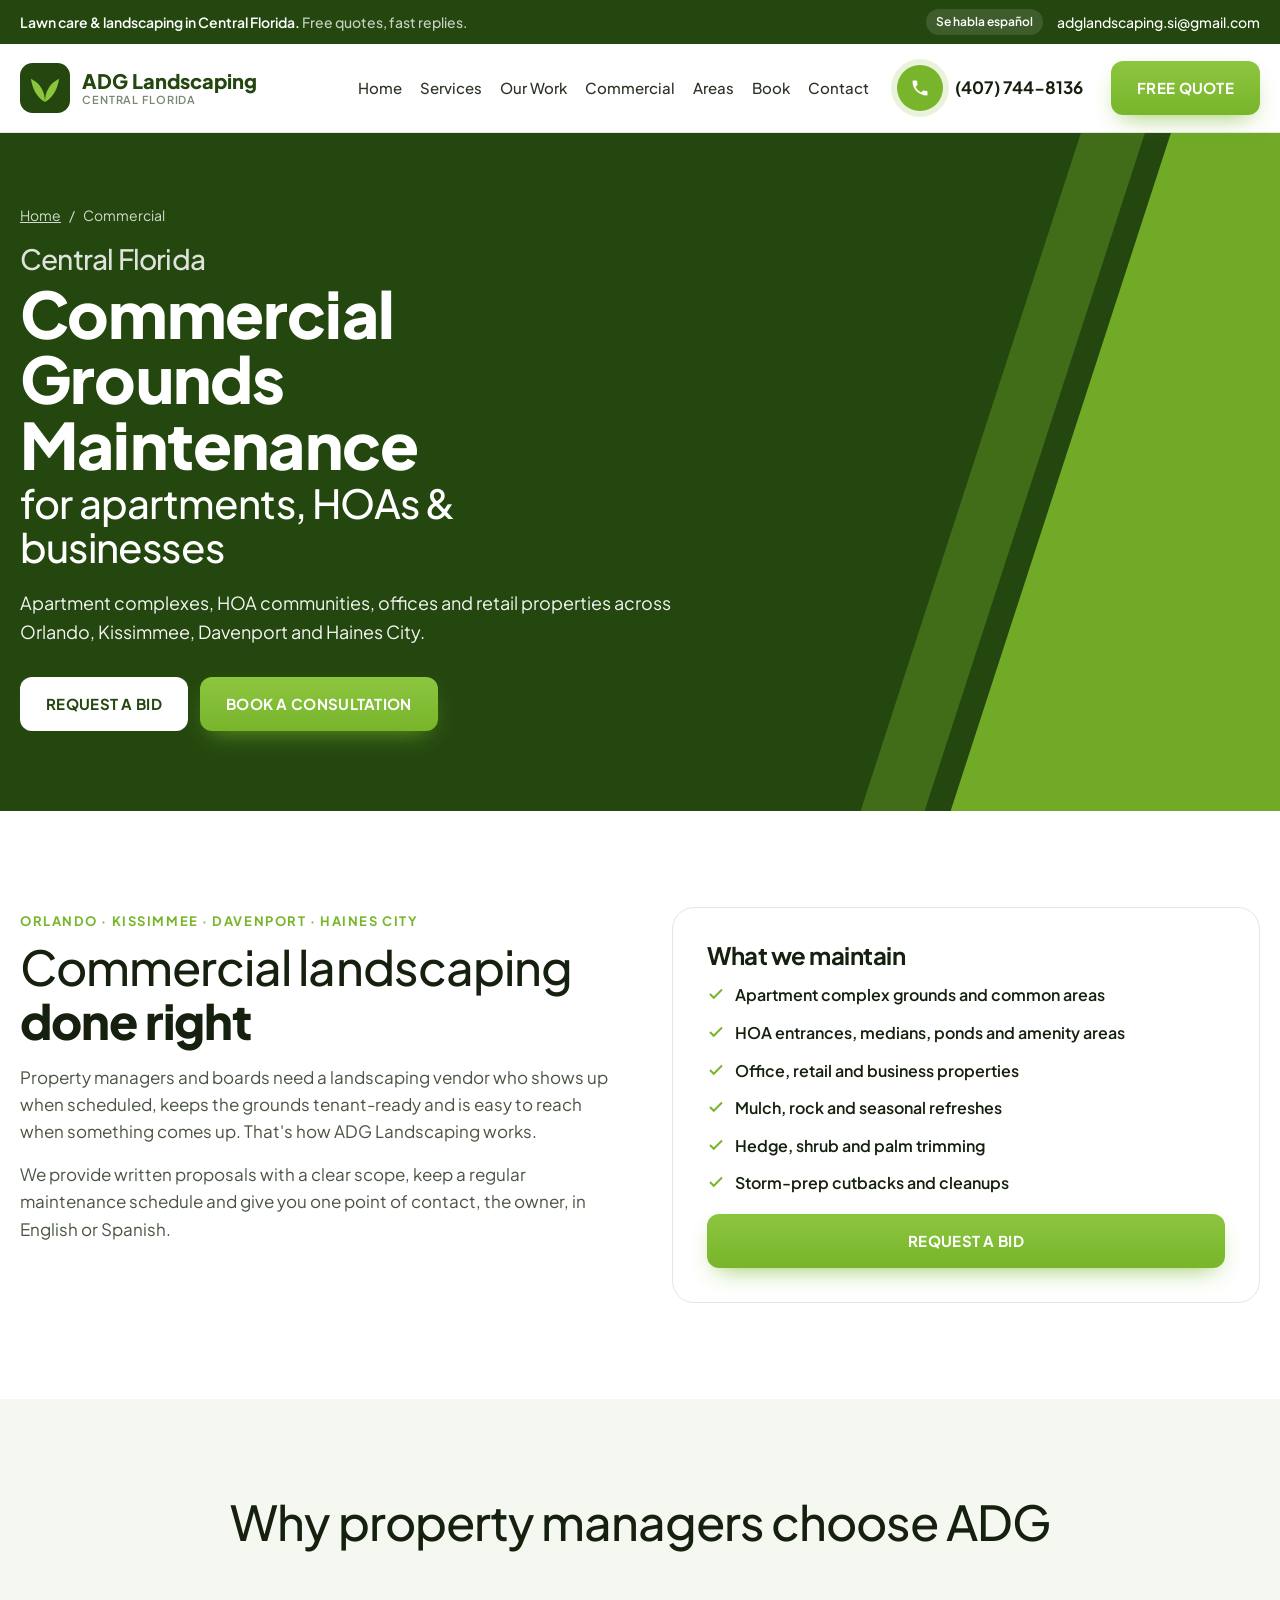
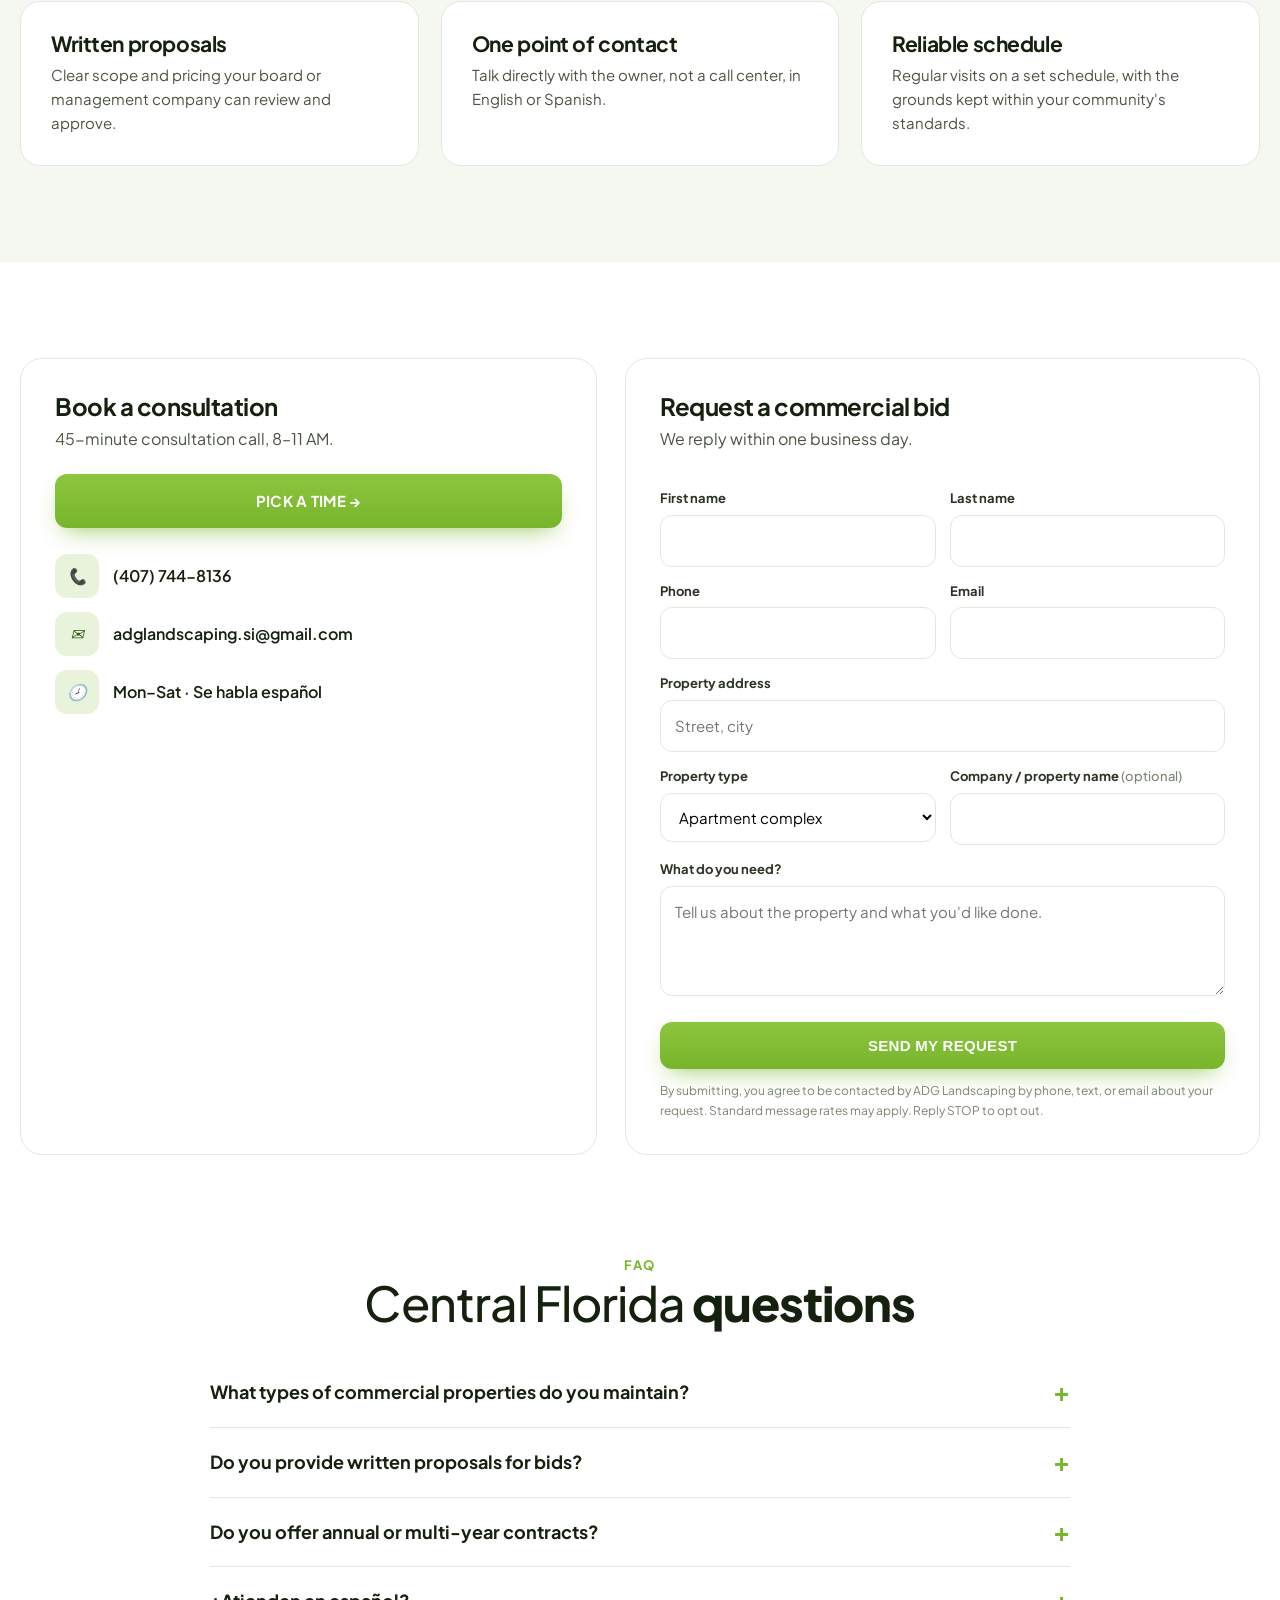
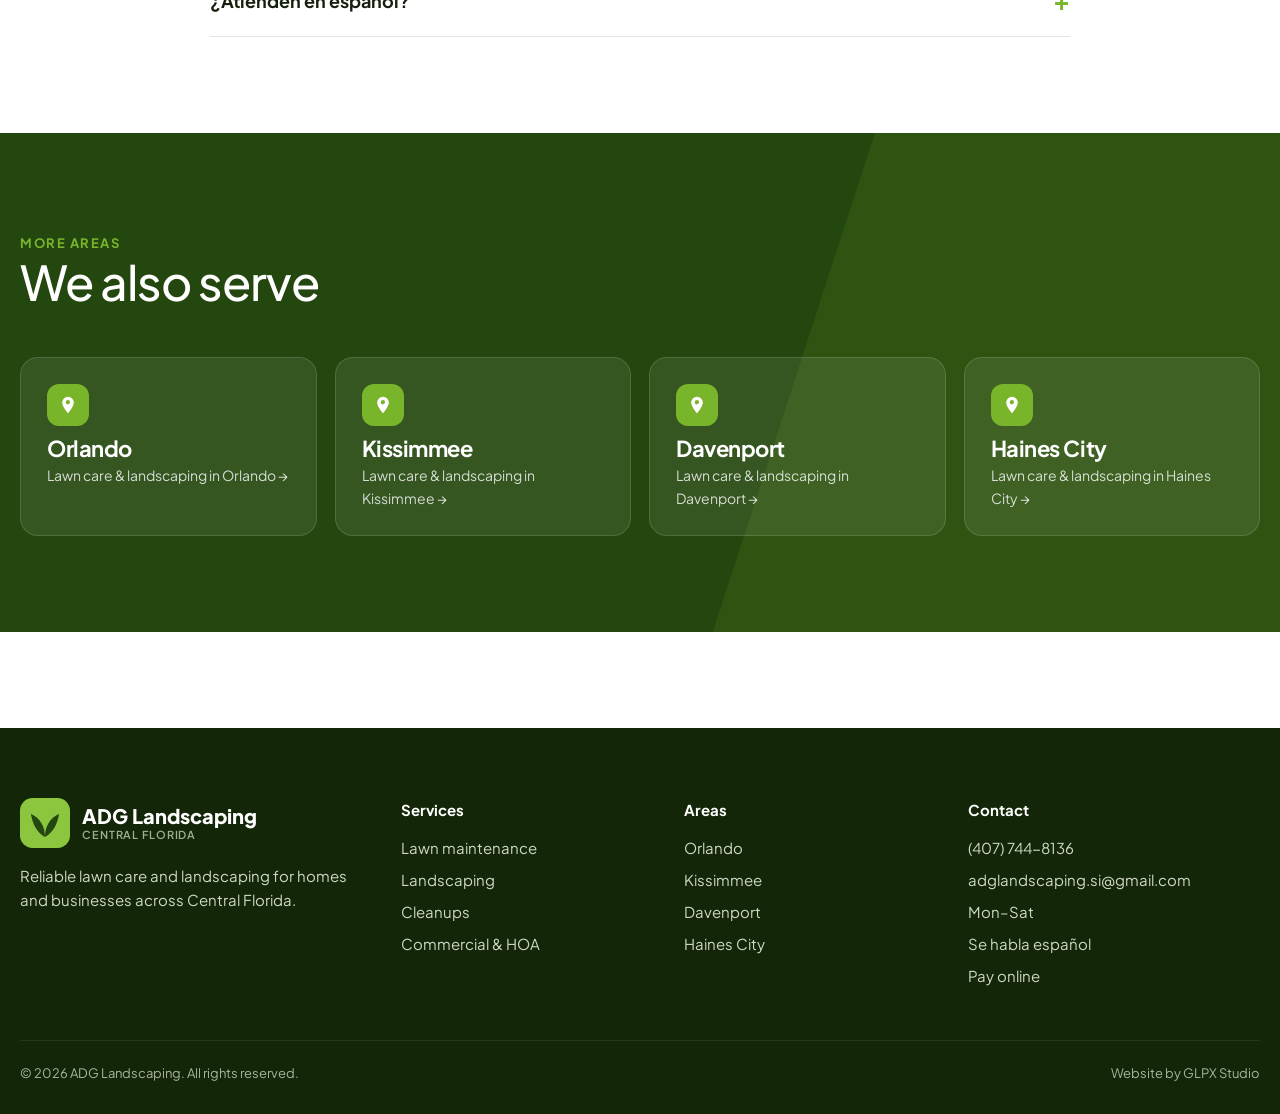
<file: commercial-landscaping/index.html>
<!doctype html>
<html lang="en">
<head>
<meta charset="utf-8">
<meta name="viewport" content="width=device-width, initial-scale=1.0">
<title>Commercial Landscaping &amp; Grounds Maintenance in Central Florida | ADG Landscaping</title>
<meta name="description" content="Commercial grounds maintenance for apartment complexes, HOAs, offices and retail in Orlando, Kissimmee, Davenport and Haines City. Written proposals, one point of contact.">
<link rel="canonical" href="https://glpxstudio-prog.github.io/adg-landscaping/commercial-landscaping/">
<meta property="og:title" content="Commercial Landscaping &amp; Grounds Maintenance in Central Florida | ADG Landscaping">
<meta property="og:description" content="Commercial grounds maintenance for apartment complexes, HOAs, offices and retail in Orlando, Kissimmee, Davenport and Haines City. Written proposals, one point of contact.">
<meta property="og:type" content="website">
<meta property="og:url" content="https://glpxstudio-prog.github.io/adg-landscaping/commercial-landscaping/">
<link rel="preconnect" href="https://fonts.googleapis.com">
<link rel="preconnect" href="https://fonts.gstatic.com" crossorigin>
<link href="https://fonts.googleapis.com/css2?family=Plus+Jakarta+Sans:wght@400;500;600;700;800&display=swap" rel="stylesheet">
<link rel="stylesheet" href="../assets/site.css">
<script type="application/ld+json">{"@context": "https://schema.org", "@type": "LandscapingBusiness", "name": "ADG Landscaping", "url": "https://glpxstudio-prog.github.io/adg-landscaping/", "telephone": "+1-407-744-8136", "email": "adglandscaping.si@gmail.com", "knowsLanguage": ["en", "es"], "areaServed": ["Orlando, FL", "Kissimmee, FL", "Davenport, FL", "Haines City, FL"]}</script>
<script type="application/ld+json">{"@context": "https://schema.org", "@type": "Service", "name": "Commercial Grounds Maintenance", "provider": {"@type": "LandscapingBusiness", "name": "ADG Landscaping"}, "areaServed": ["Orlando, FL", "Kissimmee, FL", "Davenport, FL", "Haines City, FL"], "url": "https://glpxstudio-prog.github.io/adg-landscaping/commercial-landscaping/"}</script>
<script type="application/ld+json">{"@context": "https://schema.org", "@type": "FAQPage", "mainEntity": [{"@type": "Question", "name": "What types of commercial properties do you maintain?", "acceptedAnswer": {"@type": "Answer", "text": "Apartment complexes, HOA communities, offices, retail and other business properties in Orlando, Kissimmee, Davenport and Haines City."}}, {"@type": "Question", "name": "Do you provide written proposals for bids?", "acceptedAnswer": {"@type": "Answer", "text": "Yes. Book a consultation or request a bid and we'll walk the property and send a written proposal."}}, {"@type": "Question", "name": "Do you offer annual or multi-year contracts?", "acceptedAnswer": {"@type": "Answer", "text": "Yes. We can price ongoing maintenance on an annual or multi-year basis."}}, {"@type": "Question", "name": "¿Atienden en español?", "acceptedAnswer": {"@type": "Answer", "text": "¡Sí! Atendemos a administradores y juntas en español o inglés."}}]}</script>
<script type="application/ld+json">{"@context": "https://schema.org", "@type": "BreadcrumbList", "itemListElement": [{"@type": "ListItem", "position": 1, "name": "Home", "item": "https://glpxstudio-prog.github.io/adg-landscaping/"}, {"@type": "ListItem", "position": 2, "name": "Commercial", "item": "https://glpxstudio-prog.github.io/adg-landscaping/commercial-landscaping/"}]}</script>
</head>
<body id="top">

<div class="topbar">
  <div class="wrap">
    <div class="ask">Lawn care &amp; landscaping in Central Florida. <span>Free quotes, fast replies.</span></div>
    <div style="display:flex;gap:14px;align-items:center;margin-left:auto">
      <span class="es">Se habla español</span>
      <a href="mailto:adglandscaping.si@gmail.com">adglandscaping.si@gmail.com</a>
    </div>
  </div>
</div>

<header>
  <div class="wrap" style="position:relative">
    <a href="../" class="logo" aria-label="ADG Landscaping home"><svg viewBox="0 0 64 64" aria-hidden="true"><rect width="64" height="64" rx="16" fill="#24470f"/><path d="M32 50c0-14 6-24 18-30-2 14-8 24-18 30zM32 50c0-14-6-24-18-30 2 14 8 24 18 30z" fill="#8cc63f"/></svg><span>ADG Landscaping<small>Central Florida</small></span></a>
    <nav id="menu">
      <a href="../">Home</a>
      <a href="../#services">Services</a>
      <a href="../#work">Our Work</a>
      <a href="../commercial-landscaping/">Commercial</a>
      <a href="../#areas">Areas</a>
      <a href="#book">Book</a>
      <a href="#quote">Contact</a>
    </nav>
    <a class="hcall" href="tel:+14077448136"><i><svg width="20" height="20" viewBox="0 0 24 24" fill="#fff"><path d="M6.6 10.8a15.1 15.1 0 0 0 6.6 6.6l2.2-2.2a1 1 0 0 1 1-.25 11.4 11.4 0 0 0 3.6.57 1 1 0 0 1 1 1V20a1 1 0 0 1-1 1A17 17 0 0 1 3 4a1 1 0 0 1 1-1h3.5a1 1 0 0 1 1 1c0 1.25.2 2.45.57 3.57a1 1 0 0 1-.25 1z"/></svg></i><span>(407) 744-8136</span></a>
    <a class="btn btn-lime head-cta" href="#quote">Free Quote</a>
    <button class="menu-btn" aria-label="Open menu" onclick="document.getElementById('menu').classList.toggle('open')"><span></span><span></span><span></span></button>
  </div>
</header>

<main>
<section class="page-hero">
  <div class="wrap">
    <div class="crumbs" aria-label="Breadcrumb"><a href="../">Home</a> <span>/</span> Commercial</div>
    <h1><span>Central Florida</span> <b>Commercial Grounds Maintenance</b> for apartments, HOAs &amp; businesses</h1>
    <p class="tag">Apartment complexes, HOA communities, offices and retail properties across Orlando, Kissimmee, Davenport and Haines City.</p>
    <div style="display:flex;gap:12px;flex-wrap:wrap"><a class="btn btn-white" href="#quote">Request a bid</a><a class="btn btn-lime" href="https://api.leadconnectorhq.com/widget/booking/mFxWUsD9LI5l9yRflmoO" target="_blank" rel="noopener">Book a consultation</a></div>
  </div>
</section>

<section>
  <div class="wrap split" style="align-items:start">
    <div class="prose">
      <span class="eyebrow">Orlando · Kissimmee · Davenport · Haines City</span>
      <h2>Commercial landscaping <b>done right</b></h2>
      <p>Property managers and boards need a landscaping vendor who shows up when scheduled, keeps the grounds tenant-ready and is easy to reach when something comes up. That&#x27;s how ADG Landscaping works.</p><p>We provide written proposals with a clear scope, keep a regular maintenance schedule and give you one point of contact, the owner, in English or Spanish.</p>
    </div>
    <div class="panel">
      <h3>What we maintain</h3>
      <ul class="checks"><li><svg width="18" height="18" viewBox="0 0 24 24" fill="none" stroke="#78b52b" stroke-width="2.6"><path d="M20 6 9 17l-5-5"/></svg><span>Apartment complex grounds and common areas</span></li><li><svg width="18" height="18" viewBox="0 0 24 24" fill="none" stroke="#78b52b" stroke-width="2.6"><path d="M20 6 9 17l-5-5"/></svg><span>HOA entrances, medians, ponds and amenity areas</span></li><li><svg width="18" height="18" viewBox="0 0 24 24" fill="none" stroke="#78b52b" stroke-width="2.6"><path d="M20 6 9 17l-5-5"/></svg><span>Office, retail and business properties</span></li><li><svg width="18" height="18" viewBox="0 0 24 24" fill="none" stroke="#78b52b" stroke-width="2.6"><path d="M20 6 9 17l-5-5"/></svg><span>Mulch, rock and seasonal refreshes</span></li><li><svg width="18" height="18" viewBox="0 0 24 24" fill="none" stroke="#78b52b" stroke-width="2.6"><path d="M20 6 9 17l-5-5"/></svg><span>Hedge, shrub and palm trimming</span></li><li><svg width="18" height="18" viewBox="0 0 24 24" fill="none" stroke="#78b52b" stroke-width="2.6"><path d="M20 6 9 17l-5-5"/></svg><span>Storm-prep cutbacks and cleanups</span></li></ul>
      <a class="btn btn-lime" style="width:100%;margin-top:18px" href="#quote">Request a bid</a>
    </div>
  </div>
</section>

<section class="svc-sec">
  <div class="wrap">
    <div class="center"><h2>Why property managers choose ADG</h2></div>
    <div class="grid3"><div class="card"><h3>Written proposals</h3><p>Clear scope and pricing your board or management company can review and approve.</p></div><div class="card"><h3>One point of contact</h3><p>Talk directly with the owner, not a call center, in English or Spanish.</p></div><div class="card"><h3>Reliable schedule</h3><p>Regular visits on a set schedule, with the grounds kept within your community&#x27;s standards.</p></div></div>
  </div>
</section>

<section id="quote">
  <div class="wrap two" style="margin-top:0">
    <div class="panel" id="book">
      <h3>Book a consultation</h3>
      <p class="sub">45-minute consultation call, 8–11 AM.</p>
      <a class="btn btn-lime" style="width:100%" href="https://api.leadconnectorhq.com/widget/booking/mFxWUsD9LI5l9yRflmoO" target="_blank" rel="noopener">Pick a time →</a>
      <div class="contact-list">
        <a href="tel:+14077448136"><i>📞</i>(407) 744-8136</a>
        <a href="mailto:adglandscaping.si@gmail.com"><i>✉️</i>adglandscaping.si@gmail.com</a>
        <div><i>🕗</i>Mon–Sat · Se habla español</div>
      </div>
    </div>
    <div class="panel">
      <h3>Request a commercial bid</h3>
      <p class="sub">We reply within one business day.</p>
      <form class="full" onsubmit="return sendLead(event)">
        <div class="row">
          <div><label for="fn">First name</label><input id="fn" name="first_name" required></div>
          <div><label for="ln">Last name</label><input id="ln" name="last_name" required></div>
        </div>
        <div class="row">
          <div><label for="ph">Phone</label><input id="ph" name="phone" type="tel" required></div>
          <div><label for="em">Email</label><input id="em" name="email" type="email" required></div>
        </div>
        <label for="addr">Property address</label><input id="addr" name="address" placeholder="Street, city">
        <div class="row">
          <div><label for="ptype">Property type</label><select id="ptype" name="property_type"><option>Home</option><option selected>Apartment complex</option><option>HOA / community</option><option>Office / retail / business</option><option>Other commercial</option></select></div>
          <div><label for="co">Company / property name <span style="font-weight:500;color:var(--mute)">(optional)</span></label><input id="co" name="company_name"></div>
        </div>
        <label for="msg">What do you need?</label><textarea id="msg" name="message" placeholder="Tell us about the property and what you'd like done."></textarea>
        <input type="hidden" name="service" value="Commercial / HOA">
        <button class="btn btn-lime" type="submit">Send my request</button>
        <p class="fine">By submitting, you agree to be contacted by ADG Landscaping by phone, text, or email about your request. Standard message rates may apply. Reply STOP to opt out.</p>
      </form>
    </div>
  </div>
</section>

<section style="padding-top:0">
  <div class="wrap" style="max-width:860px">
    <div class="center"><span class="eyebrow">FAQ</span><h2>Central Florida <b>questions</b></h2></div>
    <div style="margin-top:28px"><details><summary>What types of commercial properties do you maintain?</summary><p>Apartment complexes, HOA communities, offices, retail and other business properties in Orlando, Kissimmee, Davenport and Haines City.</p></details><details><summary>Do you provide written proposals for bids?</summary><p>Yes. Book a consultation or request a bid and we&#x27;ll walk the property and send a written proposal.</p></details><details><summary>Do you offer annual or multi-year contracts?</summary><p>Yes. We can price ongoing maintenance on an annual or multi-year basis.</p></details><details><summary>¿Atienden en español?</summary><p>¡Sí! Atendemos a administradores y juntas en español o inglés.</p></details></div>
  </div>
</section>

<section class="areas">
  <div class="wrap">
    <span class="eyebrow">More areas</span><h2>We also serve</h2>
    <div class="area-grid">
      <a class="area" href="../landscaping-orlando/"><i><svg width="20" height="20" viewBox="0 0 24 24" fill="#fff"><path d="M12 2a7 7 0 0 0-7 7c0 5 7 13 7 13s7-8 7-13a7 7 0 0 0-7-7zm0 9.5A2.5 2.5 0 1 1 12 6a2.5 2.5 0 0 1 0 5z"/></svg></i><h3>Orlando</h3><p>Lawn care &amp; landscaping in Orlando →</p></a>
      <a class="area" href="../landscaping-kissimmee/"><i><svg width="20" height="20" viewBox="0 0 24 24" fill="#fff"><path d="M12 2a7 7 0 0 0-7 7c0 5 7 13 7 13s7-8 7-13a7 7 0 0 0-7-7zm0 9.5A2.5 2.5 0 1 1 12 6a2.5 2.5 0 0 1 0 5z"/></svg></i><h3>Kissimmee</h3><p>Lawn care &amp; landscaping in Kissimmee →</p></a>
      <a class="area" href="../landscaping-davenport/"><i><svg width="20" height="20" viewBox="0 0 24 24" fill="#fff"><path d="M12 2a7 7 0 0 0-7 7c0 5 7 13 7 13s7-8 7-13a7 7 0 0 0-7-7zm0 9.5A2.5 2.5 0 1 1 12 6a2.5 2.5 0 0 1 0 5z"/></svg></i><h3>Davenport</h3><p>Lawn care &amp; landscaping in Davenport →</p></a>
      <a class="area" href="../landscaping-haines-city/"><i><svg width="20" height="20" viewBox="0 0 24 24" fill="#fff"><path d="M12 2a7 7 0 0 0-7 7c0 5 7 13 7 13s7-8 7-13a7 7 0 0 0-7-7zm0 9.5A2.5 2.5 0 1 1 12 6a2.5 2.5 0 0 1 0 5z"/></svg></i><h3>Haines City</h3><p>Lawn care &amp; landscaping in Haines City →</p></a>
    </div>
  </div>
</section>
</main>

<footer>
  <div class="wrap">
    <div class="cols">
      <div><a href="../" class="logo"><svg viewBox="0 0 64 64" aria-hidden="true"><rect width="64" height="64" rx="16" fill="#8cc63f"/><path d="M32 50c0-14 6-24 18-30-2 14-8 24-18 30zM32 50c0-14-6-24-18-30 2 14 8 24 18 30z" fill="#24470f"/></svg><span>ADG Landscaping<small>Central Florida</small></span></a>
        <p style="margin-top:16px;max-width:34ch;font-size:15px">Reliable lawn care and landscaping for homes and businesses across Central Florida.</p></div>
      <div><h4>Services</h4><ul><li><a href="../#services">Lawn maintenance</a></li><li><a href="../#services">Landscaping</a></li><li><a href="../#services">Cleanups</a></li><li><a href="../commercial-landscaping/">Commercial &amp; HOA</a></li></ul></div>
      <div><h4>Areas</h4><ul><li><a href="../landscaping-orlando/">Orlando</a></li><li><a href="../landscaping-kissimmee/">Kissimmee</a></li><li><a href="../landscaping-davenport/">Davenport</a></li><li><a href="../landscaping-haines-city/">Haines City</a></li></ul></div>
      <div><h4>Contact</h4><ul><li><a href="tel:+14077448136">(407) 744-8136</a></li><li><a href="mailto:adglandscaping.si@gmail.com">adglandscaping.si@gmail.com</a></li><li>Mon–Sat</li><li>Se habla español</li><li><a href="../#pay">Pay online</a></li></ul></div>
    </div>
    <div class="copy"><span>© <span id="yr"></span> ADG Landscaping. All rights reserved.</span><span>Website by GLPX Studio</span></div>
  </div>
</footer>

<div class="sticky-call"><a class="btn btn-white" style="box-shadow:var(--shadow)" href="tel:+14077448136">Call</a><a class="btn btn-lime" href="#quote">Free quote</a></div>

<script>
document.getElementById('yr').textContent = new Date().getFullYear();
async function sendLead(ev){
  ev.preventDefault();
  const f = ev.target, b = f.querySelector('button');
  const d = Object.fromEntries(new FormData(f).entries()); d.source = "Website - commercial-landscaping";
  b.disabled = true; b.textContent = 'Sending…';
  try {
    await fetch("https://services.leadconnectorhq.com/hooks/f2LEZaqBQn15xe3ODXJR/webhook-trigger/gTrHxpPqnd4wLMJkGQsb", {method:'POST', headers:{'Content-Type':'application/json'}, body: JSON.stringify(d)});
    f.outerHTML = '<div class="qdone"><h3>Thanks' + (d.first_name ? ', ' + d.first_name : '') + '! 🌿</h3><p style="color:var(--body)">We got your request and will reach out within one business day.</p></div>';
  } catch(err) { b.disabled = false; b.textContent = 'Send my request'; alert('Something went wrong. Please call (407) 744-8136.'); }
  return false;
}
</script>
<script src="https://widgets.leadconnectorhq.com/loader.js" data-resources-url="https://widgets.leadconnectorhq.com/chat-widget/loader.js" data-widget-id="6ac014d0b9d1919abaf4302b"></script>
<script src="https://link.msgsndr.com/js/external-tracking.js" data-tracking-id="tk_b532270c66e04cebae6fc6b048101c1f"></script>
</body>
</html>
</file>
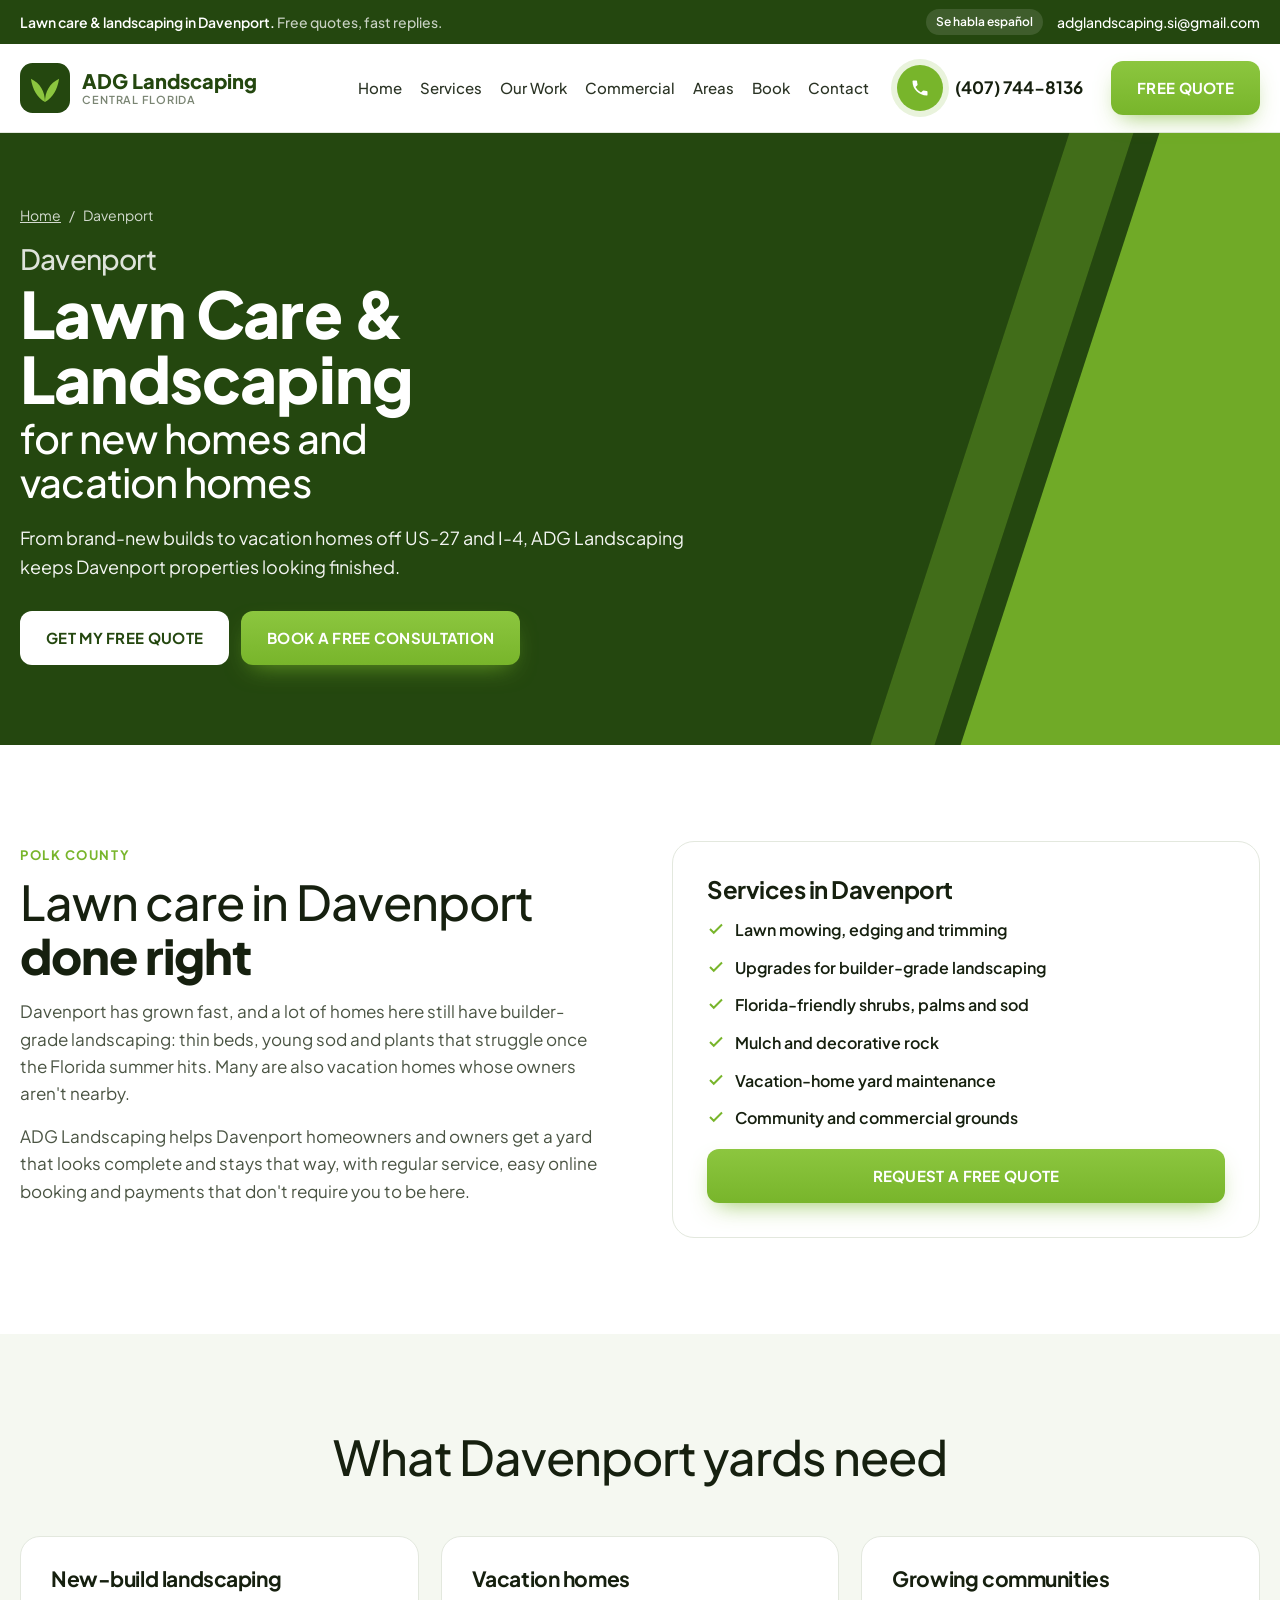
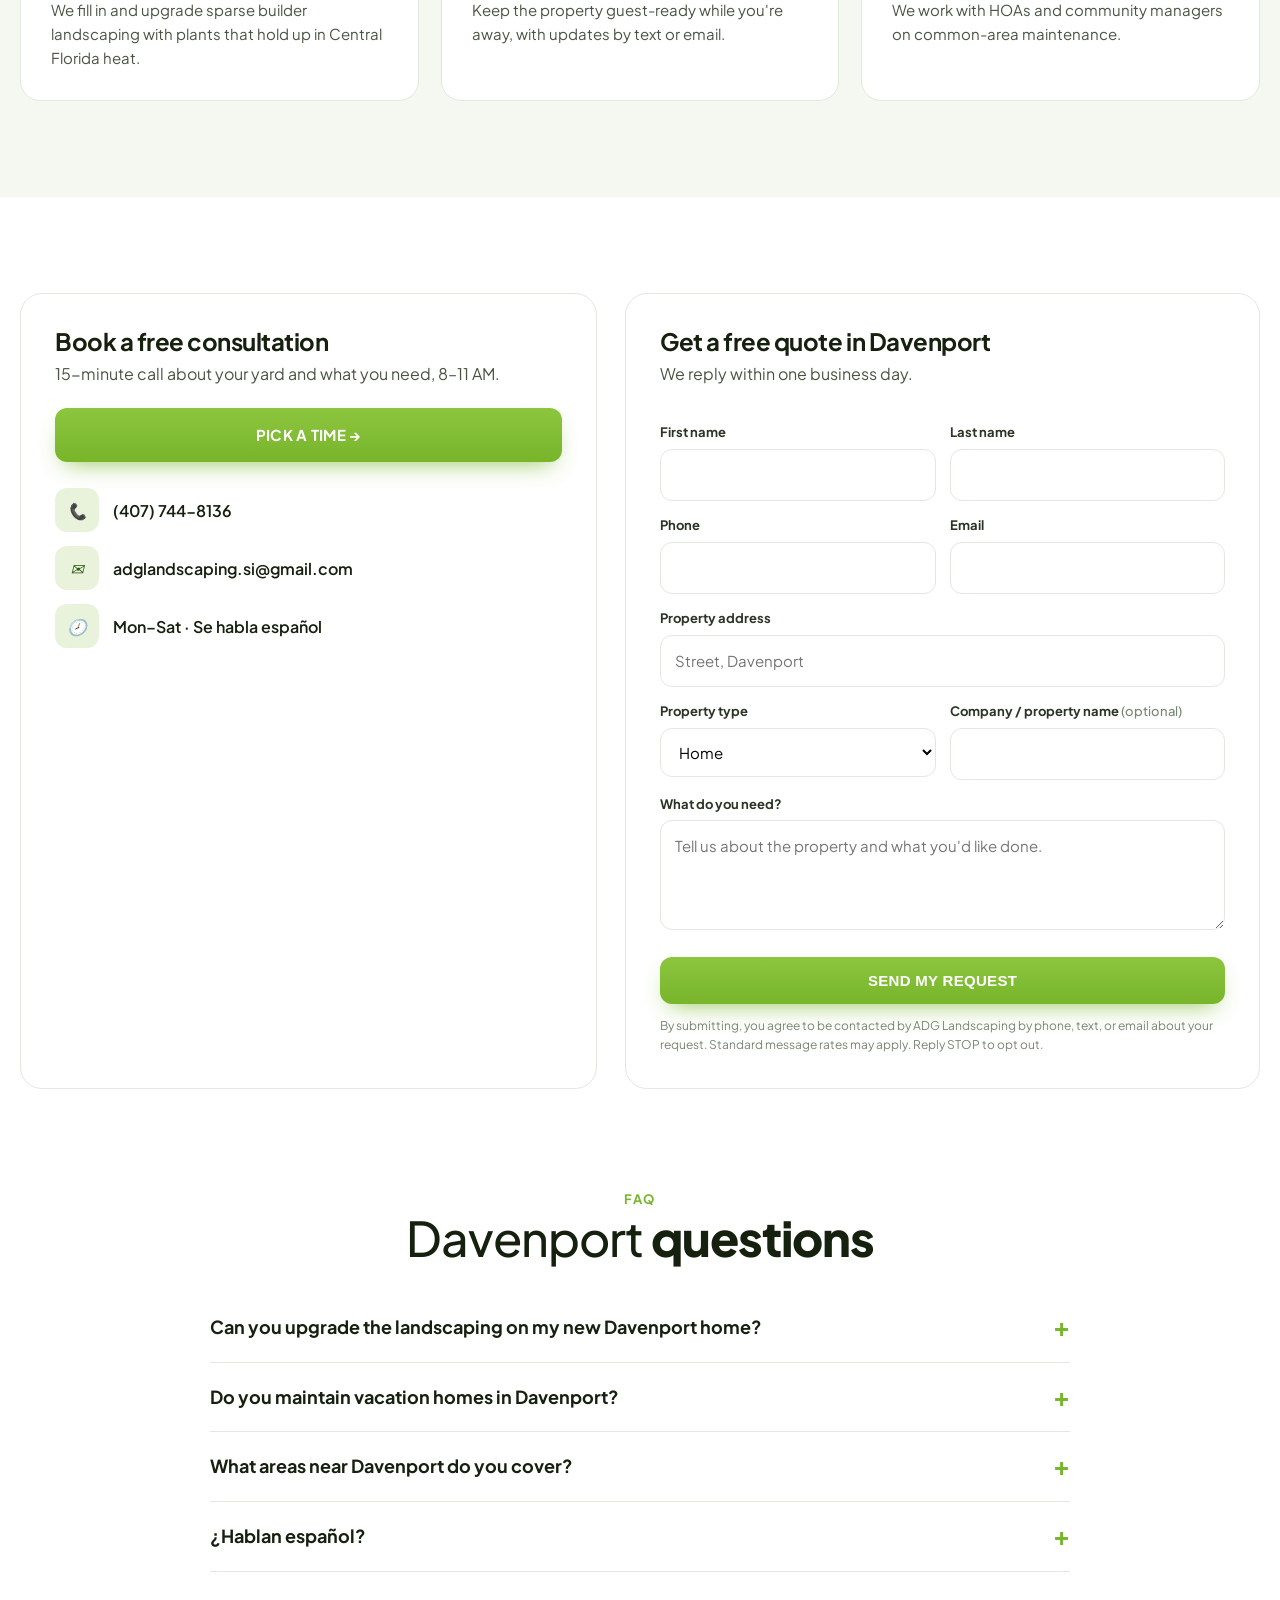
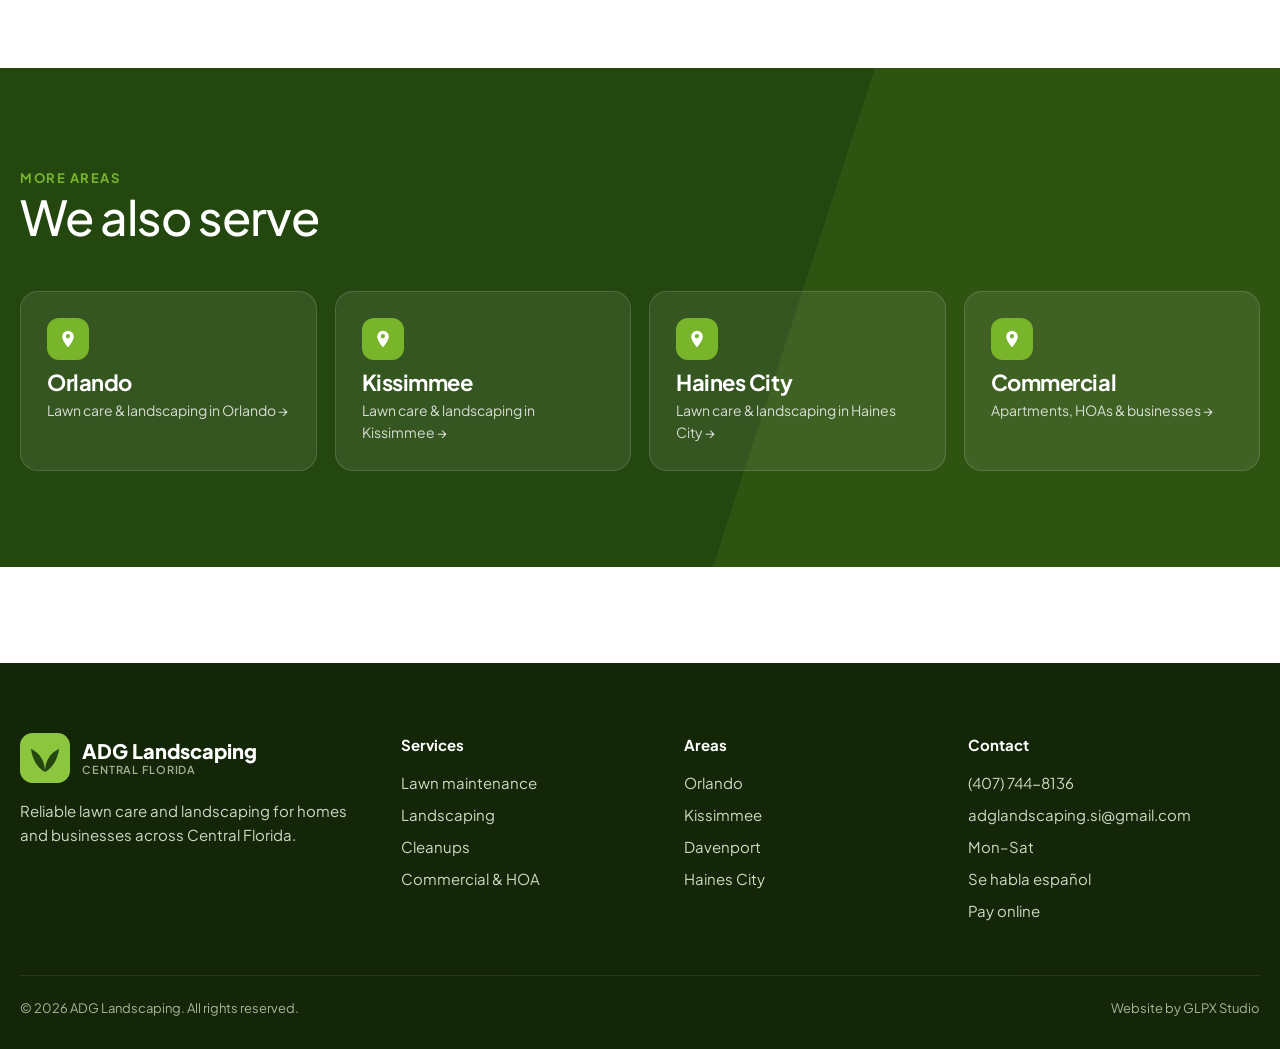
<file: landscaping-davenport/index.html>
<!doctype html>
<html lang="en">
<head>
<meta charset="utf-8">
<meta name="viewport" content="width=device-width, initial-scale=1.0">
<title>Lawn Care &amp; Landscaping in Davenport, FL | ADG Landscaping</title>
<meta name="description" content="Lawn care and landscaping for Davenport, FL new builds, vacation homes and communities near US-27 and I-4. Free quotes and online booking.">
<link rel="canonical" href="https://glpxstudio-prog.github.io/adg-landscaping/landscaping-davenport/">
<meta property="og:title" content="Lawn Care &amp; Landscaping in Davenport, FL | ADG Landscaping">
<meta property="og:description" content="Lawn care and landscaping for Davenport, FL new builds, vacation homes and communities near US-27 and I-4. Free quotes and online booking.">
<meta property="og:type" content="website">
<meta property="og:url" content="https://glpxstudio-prog.github.io/adg-landscaping/landscaping-davenport/">
<link rel="preconnect" href="https://fonts.googleapis.com">
<link rel="preconnect" href="https://fonts.gstatic.com" crossorigin>
<link href="https://fonts.googleapis.com/css2?family=Plus+Jakarta+Sans:wght@400;500;600;700;800&display=swap" rel="stylesheet">
<link rel="stylesheet" href="../assets/site.css">
<script type="application/ld+json">{"@context": "https://schema.org", "@type": "LandscapingBusiness", "name": "ADG Landscaping", "url": "https://glpxstudio-prog.github.io/adg-landscaping/", "telephone": "+1-407-744-8136", "email": "adglandscaping.si@gmail.com", "knowsLanguage": ["en", "es"], "areaServed": ["Davenport, FL"]}</script>
<script type="application/ld+json">{"@context": "https://schema.org", "@type": "Service", "name": "Lawn Care & Landscaping in Davenport, FL", "provider": {"@type": "LandscapingBusiness", "name": "ADG Landscaping"}, "areaServed": ["Davenport, FL"], "url": "https://glpxstudio-prog.github.io/adg-landscaping/landscaping-davenport/"}</script>
<script type="application/ld+json">{"@context": "https://schema.org", "@type": "FAQPage", "mainEntity": [{"@type": "Question", "name": "Can you upgrade the landscaping on my new Davenport home?", "acceptedAnswer": {"@type": "Answer", "text": "Yes. We can add beds, plants, rock and mulch to builder landscaping. Request a quote and tell us what you have in mind."}}, {"@type": "Question", "name": "Do you maintain vacation homes in Davenport?", "acceptedAnswer": {"@type": "Answer", "text": "Yes. We keep vacation homes on a regular schedule, and you can approve and pay online."}}, {"@type": "Question", "name": "What areas near Davenport do you cover?", "acceptedAnswer": {"@type": "Answer", "text": "Davenport and the surrounding area along US-27 and I-4. Send your address and we'll confirm."}}, {"@type": "Question", "name": "¿Hablan español?", "acceptedAnswer": {"@type": "Answer", "text": "¡Sí! Puede escribirnos o llamarnos en español."}}]}</script>
<script type="application/ld+json">{"@context": "https://schema.org", "@type": "BreadcrumbList", "itemListElement": [{"@type": "ListItem", "position": 1, "name": "Home", "item": "https://glpxstudio-prog.github.io/adg-landscaping/"}, {"@type": "ListItem", "position": 2, "name": "Davenport", "item": "https://glpxstudio-prog.github.io/adg-landscaping/landscaping-davenport/"}]}</script>
</head>
<body id="top">

<div class="topbar">
  <div class="wrap">
    <div class="ask">Lawn care &amp; landscaping in Davenport. <span>Free quotes, fast replies.</span></div>
    <div style="display:flex;gap:14px;align-items:center;margin-left:auto">
      <span class="es">Se habla español</span>
      <a href="mailto:adglandscaping.si@gmail.com">adglandscaping.si@gmail.com</a>
    </div>
  </div>
</div>

<header>
  <div class="wrap" style="position:relative">
    <a href="../" class="logo" aria-label="ADG Landscaping home"><svg viewBox="0 0 64 64" aria-hidden="true"><rect width="64" height="64" rx="16" fill="#24470f"/><path d="M32 50c0-14 6-24 18-30-2 14-8 24-18 30zM32 50c0-14-6-24-18-30 2 14 8 24 18 30z" fill="#8cc63f"/></svg><span>ADG Landscaping<small>Central Florida</small></span></a>
    <nav id="menu">
      <a href="../">Home</a>
      <a href="../#services">Services</a>
      <a href="../#work">Our Work</a>
      <a href="../commercial-landscaping/">Commercial</a>
      <a href="../#areas">Areas</a>
      <a href="#book">Book</a>
      <a href="#quote">Contact</a>
    </nav>
    <a class="hcall" href="tel:+14077448136"><i><svg width="20" height="20" viewBox="0 0 24 24" fill="#fff"><path d="M6.6 10.8a15.1 15.1 0 0 0 6.6 6.6l2.2-2.2a1 1 0 0 1 1-.25 11.4 11.4 0 0 0 3.6.57 1 1 0 0 1 1 1V20a1 1 0 0 1-1 1A17 17 0 0 1 3 4a1 1 0 0 1 1-1h3.5a1 1 0 0 1 1 1c0 1.25.2 2.45.57 3.57a1 1 0 0 1-.25 1z"/></svg></i><span>(407) 744-8136</span></a>
    <a class="btn btn-lime head-cta" href="#quote">Free Quote</a>
    <button class="menu-btn" aria-label="Open menu" onclick="document.getElementById('menu').classList.toggle('open')"><span></span><span></span><span></span></button>
  </div>
</header>

<main>
<section class="page-hero">
  <div class="wrap">
    <div class="crumbs" aria-label="Breadcrumb"><a href="../">Home</a> <span>/</span> Davenport</div>
    <h1><span>Davenport</span> <b>Lawn Care &amp; Landscaping</b> for new homes and vacation homes</h1>
    <p class="tag">From brand-new builds to vacation homes off US-27 and I-4, ADG Landscaping keeps Davenport properties looking finished.</p>
    <div style="display:flex;gap:12px;flex-wrap:wrap"><a class="btn btn-white" href="#quote">Get my free quote</a><a class="btn btn-lime" href="https://api.leadconnectorhq.com/widget/booking/GahmOIcBkYr3TCYFqPrr" target="_blank" rel="noopener">Book a free consultation</a></div>
  </div>
</section>

<section>
  <div class="wrap split" style="align-items:start">
    <div class="prose">
      <span class="eyebrow">Polk County</span>
      <h2>Lawn care in Davenport <b>done right</b></h2>
      <p>Davenport has grown fast, and a lot of homes here still have builder-grade landscaping: thin beds, young sod and plants that struggle once the Florida summer hits. Many are also vacation homes whose owners aren&#x27;t nearby.</p><p>ADG Landscaping helps Davenport homeowners and owners get a yard that looks complete and stays that way, with regular service, easy online booking and payments that don&#x27;t require you to be here.</p>
    </div>
    <div class="panel">
      <h3>Services in Davenport</h3>
      <ul class="checks"><li><svg width="18" height="18" viewBox="0 0 24 24" fill="none" stroke="#78b52b" stroke-width="2.6"><path d="M20 6 9 17l-5-5"/></svg><span>Lawn mowing, edging and trimming</span></li><li><svg width="18" height="18" viewBox="0 0 24 24" fill="none" stroke="#78b52b" stroke-width="2.6"><path d="M20 6 9 17l-5-5"/></svg><span>Upgrades for builder-grade landscaping</span></li><li><svg width="18" height="18" viewBox="0 0 24 24" fill="none" stroke="#78b52b" stroke-width="2.6"><path d="M20 6 9 17l-5-5"/></svg><span>Florida-friendly shrubs, palms and sod</span></li><li><svg width="18" height="18" viewBox="0 0 24 24" fill="none" stroke="#78b52b" stroke-width="2.6"><path d="M20 6 9 17l-5-5"/></svg><span>Mulch and decorative rock</span></li><li><svg width="18" height="18" viewBox="0 0 24 24" fill="none" stroke="#78b52b" stroke-width="2.6"><path d="M20 6 9 17l-5-5"/></svg><span>Vacation-home yard maintenance</span></li><li><svg width="18" height="18" viewBox="0 0 24 24" fill="none" stroke="#78b52b" stroke-width="2.6"><path d="M20 6 9 17l-5-5"/></svg><span>Community and commercial grounds</span></li></ul>
      <a class="btn btn-lime" style="width:100%;margin-top:18px" href="#quote">Request a free quote</a>
    </div>
  </div>
</section>

<section class="svc-sec">
  <div class="wrap">
    <div class="center"><h2>What Davenport yards need</h2></div>
    <div class="grid3"><div class="card"><h3>New-build landscaping</h3><p>We fill in and upgrade sparse builder landscaping with plants that hold up in Central Florida heat.</p></div><div class="card"><h3>Vacation homes</h3><p>Keep the property guest-ready while you&#x27;re away, with updates by text or email.</p></div><div class="card"><h3>Growing communities</h3><p>We work with HOAs and community managers on common-area maintenance.</p></div></div>
  </div>
</section>

<section id="quote">
  <div class="wrap two" style="margin-top:0">
    <div class="panel" id="book">
      <h3>Book a free consultation</h3>
      <p class="sub">15-minute call about your yard and what you need, 8–11 AM.</p>
      <a class="btn btn-lime" style="width:100%" href="https://api.leadconnectorhq.com/widget/booking/GahmOIcBkYr3TCYFqPrr" target="_blank" rel="noopener">Pick a time →</a>
      <div class="contact-list">
        <a href="tel:+14077448136"><i>📞</i>(407) 744-8136</a>
        <a href="mailto:adglandscaping.si@gmail.com"><i>✉️</i>adglandscaping.si@gmail.com</a>
        <div><i>🕗</i>Mon–Sat · Se habla español</div>
      </div>
    </div>
    <div class="panel">
      <h3>Get a free quote in Davenport</h3>
      <p class="sub">We reply within one business day.</p>
      <form class="full" onsubmit="return sendLead(event)">
        <div class="row">
          <div><label for="fn">First name</label><input id="fn" name="first_name" required></div>
          <div><label for="ln">Last name</label><input id="ln" name="last_name" required></div>
        </div>
        <div class="row">
          <div><label for="ph">Phone</label><input id="ph" name="phone" type="tel" required></div>
          <div><label for="em">Email</label><input id="em" name="email" type="email" required></div>
        </div>
        <label for="addr">Property address</label><input id="addr" name="address" placeholder="Street, Davenport">
        <div class="row">
          <div><label for="ptype">Property type</label><select id="ptype" name="property_type"><option selected>Home</option><option>Apartment complex</option><option>HOA / community</option><option>Office / retail / business</option><option>Other commercial</option></select></div>
          <div><label for="co">Company / property name <span style="font-weight:500;color:var(--mute)">(optional)</span></label><input id="co" name="company_name"></div>
        </div>
        <label for="msg">What do you need?</label><textarea id="msg" name="message" placeholder="Tell us about the property and what you'd like done."></textarea>
        <input type="hidden" name="service" value="Lawn maintenance">
        <button class="btn btn-lime" type="submit">Send my request</button>
        <p class="fine">By submitting, you agree to be contacted by ADG Landscaping by phone, text, or email about your request. Standard message rates may apply. Reply STOP to opt out.</p>
      </form>
    </div>
  </div>
</section>

<section style="padding-top:0">
  <div class="wrap" style="max-width:860px">
    <div class="center"><span class="eyebrow">FAQ</span><h2>Davenport <b>questions</b></h2></div>
    <div style="margin-top:28px"><details><summary>Can you upgrade the landscaping on my new Davenport home?</summary><p>Yes. We can add beds, plants, rock and mulch to builder landscaping. Request a quote and tell us what you have in mind.</p></details><details><summary>Do you maintain vacation homes in Davenport?</summary><p>Yes. We keep vacation homes on a regular schedule, and you can approve and pay online.</p></details><details><summary>What areas near Davenport do you cover?</summary><p>Davenport and the surrounding area along US-27 and I-4. Send your address and we&#x27;ll confirm.</p></details><details><summary>¿Hablan español?</summary><p>¡Sí! Puede escribirnos o llamarnos en español.</p></details></div>
  </div>
</section>

<section class="areas">
  <div class="wrap">
    <span class="eyebrow">More areas</span><h2>We also serve</h2>
    <div class="area-grid">
      <a class="area" href="../landscaping-orlando/"><i><svg width="20" height="20" viewBox="0 0 24 24" fill="#fff"><path d="M12 2a7 7 0 0 0-7 7c0 5 7 13 7 13s7-8 7-13a7 7 0 0 0-7-7zm0 9.5A2.5 2.5 0 1 1 12 6a2.5 2.5 0 0 1 0 5z"/></svg></i><h3>Orlando</h3><p>Lawn care &amp; landscaping in Orlando →</p></a>
      <a class="area" href="../landscaping-kissimmee/"><i><svg width="20" height="20" viewBox="0 0 24 24" fill="#fff"><path d="M12 2a7 7 0 0 0-7 7c0 5 7 13 7 13s7-8 7-13a7 7 0 0 0-7-7zm0 9.5A2.5 2.5 0 1 1 12 6a2.5 2.5 0 0 1 0 5z"/></svg></i><h3>Kissimmee</h3><p>Lawn care &amp; landscaping in Kissimmee →</p></a>
      <a class="area" href="../landscaping-haines-city/"><i><svg width="20" height="20" viewBox="0 0 24 24" fill="#fff"><path d="M12 2a7 7 0 0 0-7 7c0 5 7 13 7 13s7-8 7-13a7 7 0 0 0-7-7zm0 9.5A2.5 2.5 0 1 1 12 6a2.5 2.5 0 0 1 0 5z"/></svg></i><h3>Haines City</h3><p>Lawn care &amp; landscaping in Haines City →</p></a>
      <a class="area" href="../commercial-landscaping/"><i><svg width="20" height="20" viewBox="0 0 24 24" fill="#fff"><path d="M12 2a7 7 0 0 0-7 7c0 5 7 13 7 13s7-8 7-13a7 7 0 0 0-7-7zm0 9.5A2.5 2.5 0 1 1 12 6a2.5 2.5 0 0 1 0 5z"/></svg></i><h3>Commercial</h3><p>Apartments, HOAs &amp; businesses →</p></a>
    </div>
  </div>
</section>
</main>

<footer>
  <div class="wrap">
    <div class="cols">
      <div><a href="../" class="logo"><svg viewBox="0 0 64 64" aria-hidden="true"><rect width="64" height="64" rx="16" fill="#8cc63f"/><path d="M32 50c0-14 6-24 18-30-2 14-8 24-18 30zM32 50c0-14-6-24-18-30 2 14 8 24 18 30z" fill="#24470f"/></svg><span>ADG Landscaping<small>Central Florida</small></span></a>
        <p style="margin-top:16px;max-width:34ch;font-size:15px">Reliable lawn care and landscaping for homes and businesses across Central Florida.</p></div>
      <div><h4>Services</h4><ul><li><a href="../#services">Lawn maintenance</a></li><li><a href="../#services">Landscaping</a></li><li><a href="../#services">Cleanups</a></li><li><a href="../commercial-landscaping/">Commercial &amp; HOA</a></li></ul></div>
      <div><h4>Areas</h4><ul><li><a href="../landscaping-orlando/">Orlando</a></li><li><a href="../landscaping-kissimmee/">Kissimmee</a></li><li><a href="../landscaping-davenport/">Davenport</a></li><li><a href="../landscaping-haines-city/">Haines City</a></li></ul></div>
      <div><h4>Contact</h4><ul><li><a href="tel:+14077448136">(407) 744-8136</a></li><li><a href="mailto:adglandscaping.si@gmail.com">adglandscaping.si@gmail.com</a></li><li>Mon–Sat</li><li>Se habla español</li><li><a href="../#pay">Pay online</a></li></ul></div>
    </div>
    <div class="copy"><span>© <span id="yr"></span> ADG Landscaping. All rights reserved.</span><span>Website by GLPX Studio</span></div>
  </div>
</footer>

<div class="sticky-call"><a class="btn btn-white" style="box-shadow:var(--shadow)" href="tel:+14077448136">Call</a><a class="btn btn-lime" href="#quote">Free quote</a></div>

<script>
document.getElementById('yr').textContent = new Date().getFullYear();
async function sendLead(ev){
  ev.preventDefault();
  const f = ev.target, b = f.querySelector('button');
  const d = Object.fromEntries(new FormData(f).entries()); d.source = "Website - landscaping-davenport";
  b.disabled = true; b.textContent = 'Sending…';
  try {
    await fetch("https://services.leadconnectorhq.com/hooks/f2LEZaqBQn15xe3ODXJR/webhook-trigger/gTrHxpPqnd4wLMJkGQsb", {method:'POST', headers:{'Content-Type':'application/json'}, body: JSON.stringify(d)});
    f.outerHTML = '<div class="qdone"><h3>Thanks' + (d.first_name ? ', ' + d.first_name : '') + '! 🌿</h3><p style="color:var(--body)">We got your request and will reach out within one business day.</p></div>';
  } catch(err) { b.disabled = false; b.textContent = 'Send my request'; alert('Something went wrong. Please call (407) 744-8136.'); }
  return false;
}
</script>
<script src="https://widgets.leadconnectorhq.com/loader.js" data-resources-url="https://widgets.leadconnectorhq.com/chat-widget/loader.js" data-widget-id="6ac014d0b9d1919abaf4302b"></script>
<script src="https://link.msgsndr.com/js/external-tracking.js" data-tracking-id="tk_b532270c66e04cebae6fc6b048101c1f"></script>
</body>
</html>
</file>
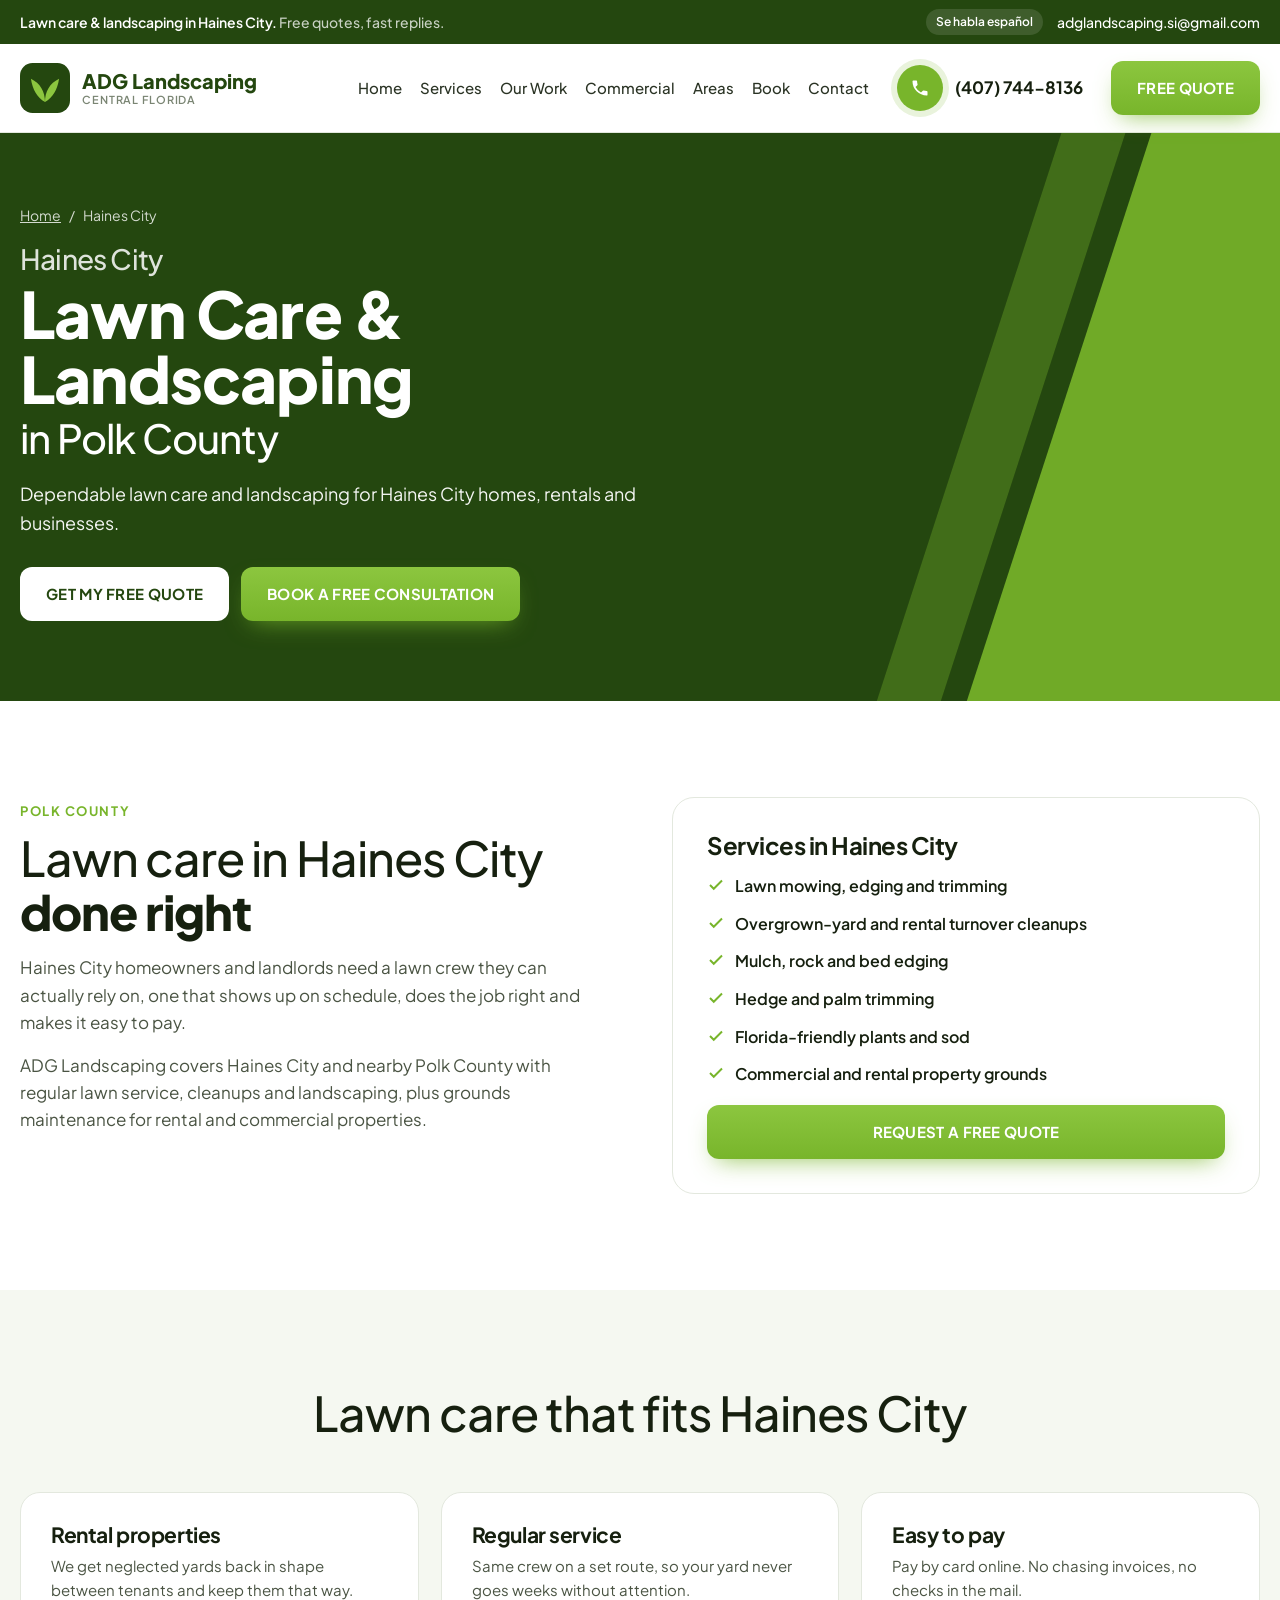
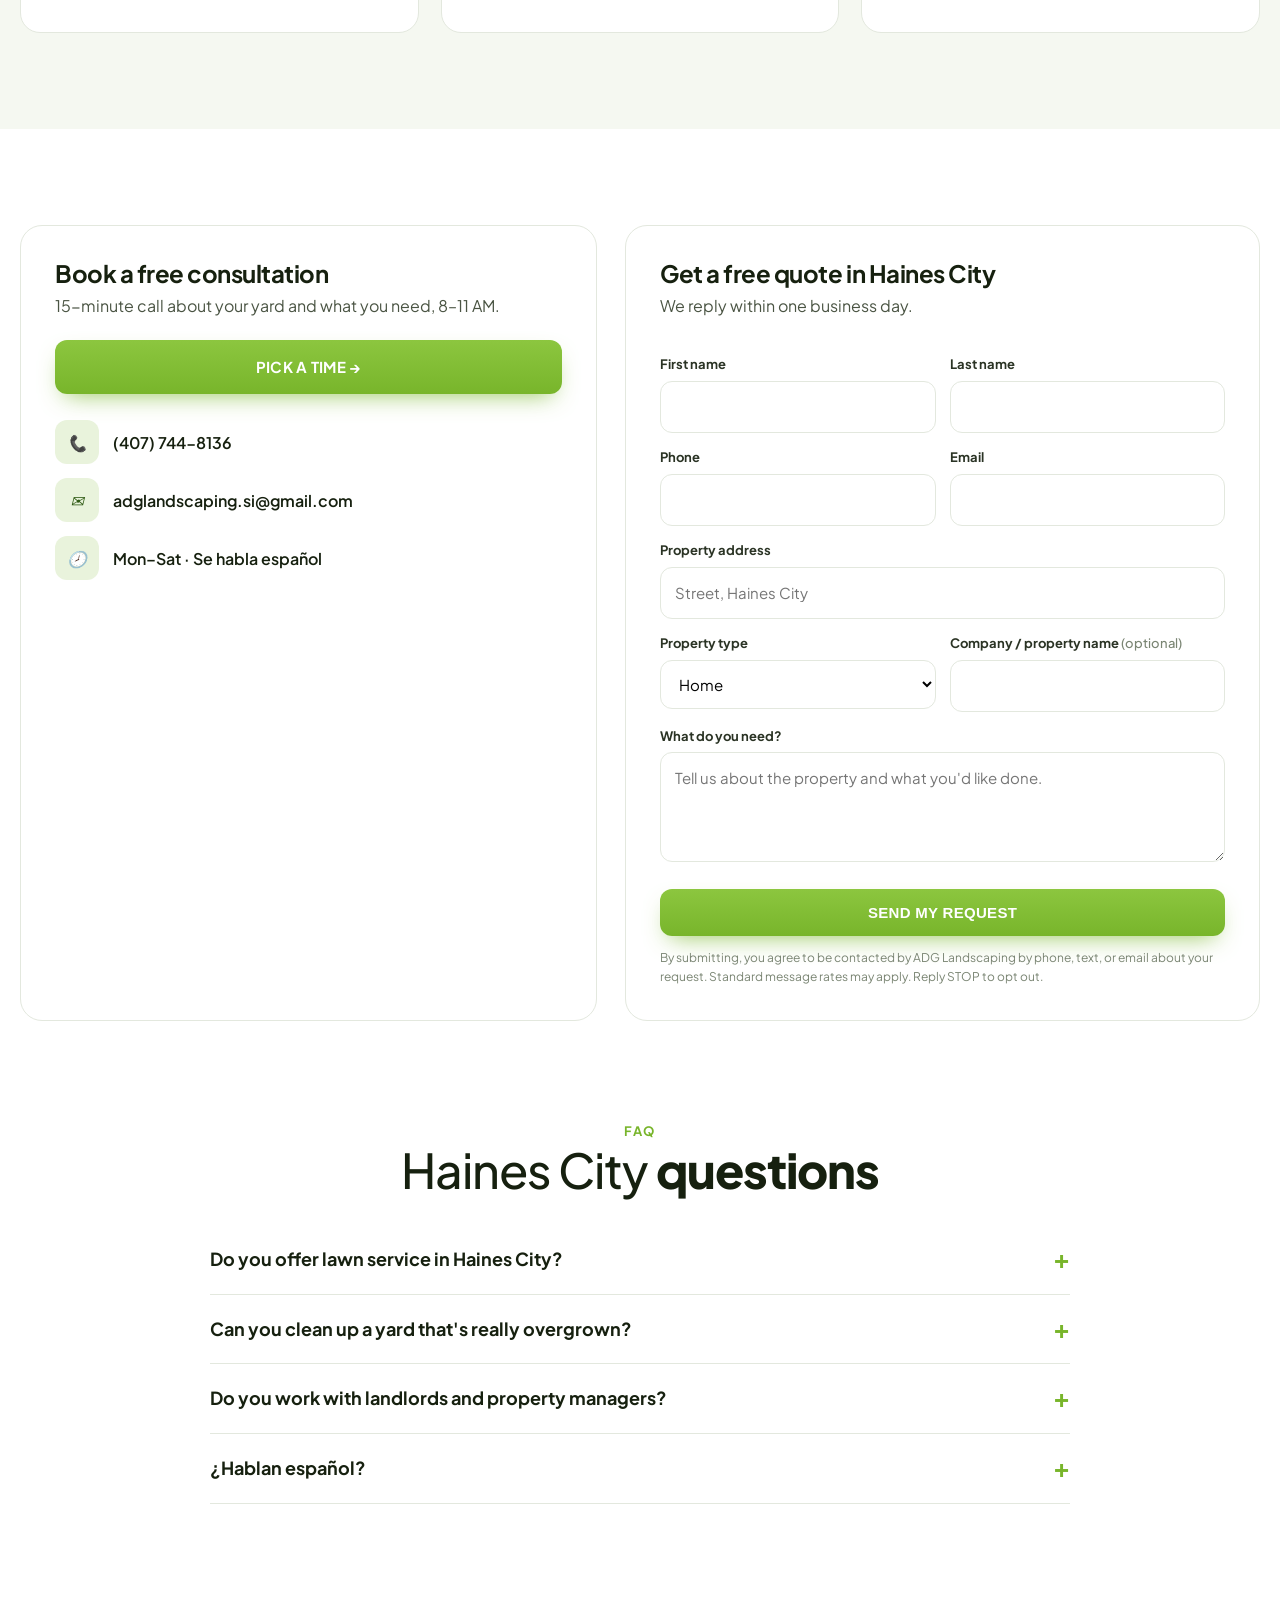
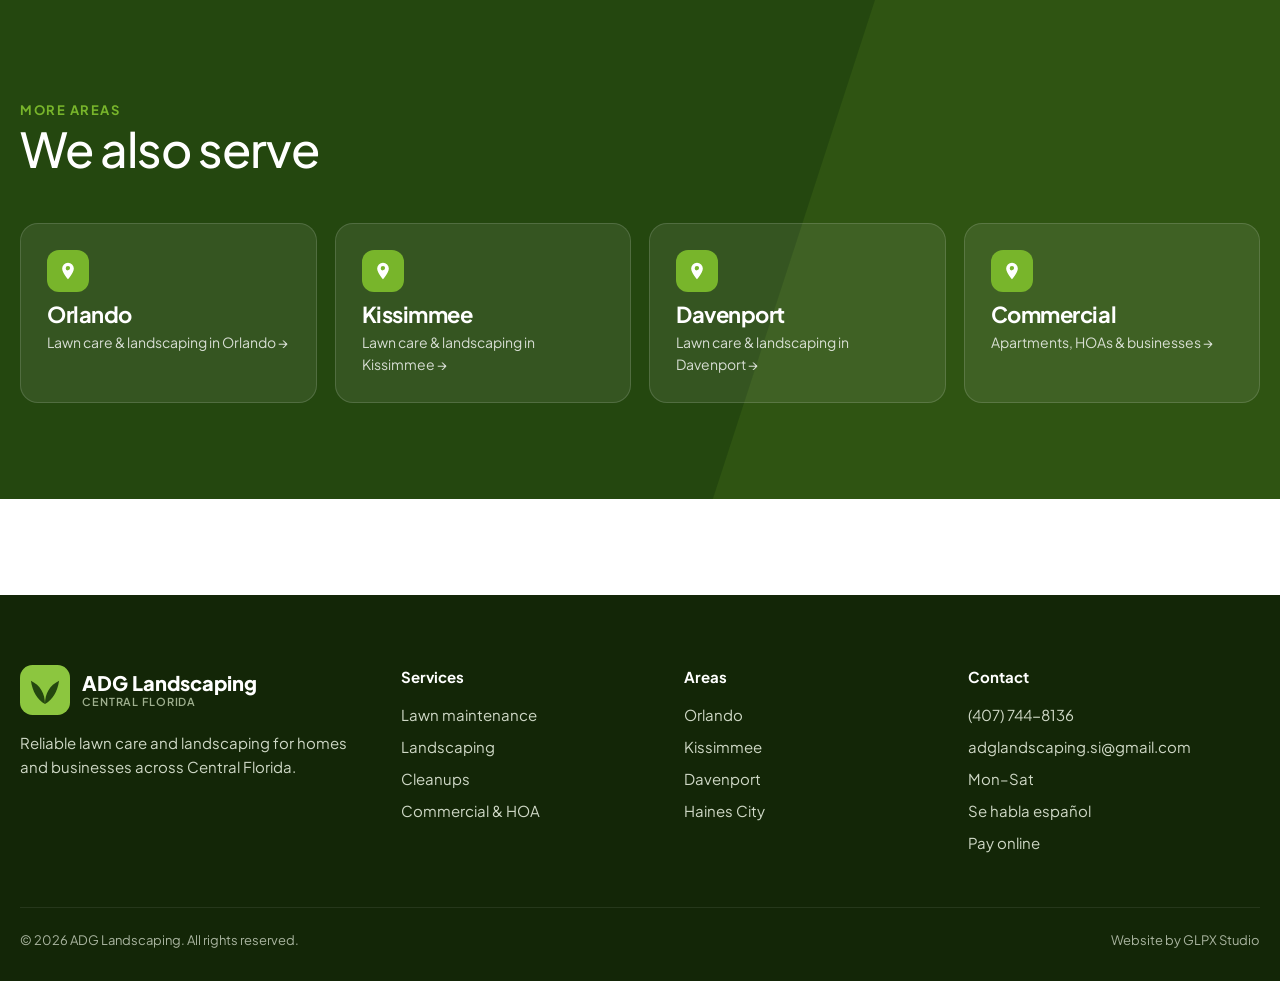
<file: landscaping-haines-city/index.html>
<!doctype html>
<html lang="en">
<head>
<meta charset="utf-8">
<meta name="viewport" content="width=device-width, initial-scale=1.0">
<title>Lawn Care &amp; Landscaping in Haines City, FL | ADG Landscaping</title>
<meta name="description" content="Lawn care, yard cleanups and landscaping in Haines City, FL. Homes, rentals and commercial properties in Polk County. Free quotes, se habla español.">
<link rel="canonical" href="https://glpxstudio-prog.github.io/adg-landscaping/landscaping-haines-city/">
<meta property="og:title" content="Lawn Care &amp; Landscaping in Haines City, FL | ADG Landscaping">
<meta property="og:description" content="Lawn care, yard cleanups and landscaping in Haines City, FL. Homes, rentals and commercial properties in Polk County. Free quotes, se habla español.">
<meta property="og:type" content="website">
<meta property="og:url" content="https://glpxstudio-prog.github.io/adg-landscaping/landscaping-haines-city/">
<link rel="preconnect" href="https://fonts.googleapis.com">
<link rel="preconnect" href="https://fonts.gstatic.com" crossorigin>
<link href="https://fonts.googleapis.com/css2?family=Plus+Jakarta+Sans:wght@400;500;600;700;800&display=swap" rel="stylesheet">
<link rel="stylesheet" href="../assets/site.css">
<script type="application/ld+json">{"@context": "https://schema.org", "@type": "LandscapingBusiness", "name": "ADG Landscaping", "url": "https://glpxstudio-prog.github.io/adg-landscaping/", "telephone": "+1-407-744-8136", "email": "adglandscaping.si@gmail.com", "knowsLanguage": ["en", "es"], "areaServed": ["Haines City, FL"]}</script>
<script type="application/ld+json">{"@context": "https://schema.org", "@type": "Service", "name": "Lawn Care & Landscaping in Haines City, FL", "provider": {"@type": "LandscapingBusiness", "name": "ADG Landscaping"}, "areaServed": ["Haines City, FL"], "url": "https://glpxstudio-prog.github.io/adg-landscaping/landscaping-haines-city/"}</script>
<script type="application/ld+json">{"@context": "https://schema.org", "@type": "FAQPage", "mainEntity": [{"@type": "Question", "name": "Do you offer lawn service in Haines City?", "acceptedAnswer": {"@type": "Answer", "text": "Yes. Haines City is one of our regular service areas. Send your address for a free quote."}}, {"@type": "Question", "name": "Can you clean up a yard that's really overgrown?", "acceptedAnswer": {"@type": "Answer", "text": "Yes. We do one-time cleanups and haul-away, then can keep it on a regular schedule."}}, {"@type": "Question", "name": "Do you work with landlords and property managers?", "acceptedAnswer": {"@type": "Answer", "text": "Yes. We maintain rental and commercial properties and can bill online."}}, {"@type": "Question", "name": "¿Hablan español?", "acceptedAnswer": {"@type": "Answer", "text": "¡Sí! Hablamos español e inglés."}}]}</script>
<script type="application/ld+json">{"@context": "https://schema.org", "@type": "BreadcrumbList", "itemListElement": [{"@type": "ListItem", "position": 1, "name": "Home", "item": "https://glpxstudio-prog.github.io/adg-landscaping/"}, {"@type": "ListItem", "position": 2, "name": "Haines City", "item": "https://glpxstudio-prog.github.io/adg-landscaping/landscaping-haines-city/"}]}</script>
</head>
<body id="top">

<div class="topbar">
  <div class="wrap">
    <div class="ask">Lawn care &amp; landscaping in Haines City. <span>Free quotes, fast replies.</span></div>
    <div style="display:flex;gap:14px;align-items:center;margin-left:auto">
      <span class="es">Se habla español</span>
      <a href="mailto:adglandscaping.si@gmail.com">adglandscaping.si@gmail.com</a>
    </div>
  </div>
</div>

<header>
  <div class="wrap" style="position:relative">
    <a href="../" class="logo" aria-label="ADG Landscaping home"><svg viewBox="0 0 64 64" aria-hidden="true"><rect width="64" height="64" rx="16" fill="#24470f"/><path d="M32 50c0-14 6-24 18-30-2 14-8 24-18 30zM32 50c0-14-6-24-18-30 2 14 8 24 18 30z" fill="#8cc63f"/></svg><span>ADG Landscaping<small>Central Florida</small></span></a>
    <nav id="menu">
      <a href="../">Home</a>
      <a href="../#services">Services</a>
      <a href="../#work">Our Work</a>
      <a href="../commercial-landscaping/">Commercial</a>
      <a href="../#areas">Areas</a>
      <a href="#book">Book</a>
      <a href="#quote">Contact</a>
    </nav>
    <a class="hcall" href="tel:+14077448136"><i><svg width="20" height="20" viewBox="0 0 24 24" fill="#fff"><path d="M6.6 10.8a15.1 15.1 0 0 0 6.6 6.6l2.2-2.2a1 1 0 0 1 1-.25 11.4 11.4 0 0 0 3.6.57 1 1 0 0 1 1 1V20a1 1 0 0 1-1 1A17 17 0 0 1 3 4a1 1 0 0 1 1-1h3.5a1 1 0 0 1 1 1c0 1.25.2 2.45.57 3.57a1 1 0 0 1-.25 1z"/></svg></i><span>(407) 744-8136</span></a>
    <a class="btn btn-lime head-cta" href="#quote">Free Quote</a>
    <button class="menu-btn" aria-label="Open menu" onclick="document.getElementById('menu').classList.toggle('open')"><span></span><span></span><span></span></button>
  </div>
</header>

<main>
<section class="page-hero">
  <div class="wrap">
    <div class="crumbs" aria-label="Breadcrumb"><a href="../">Home</a> <span>/</span> Haines City</div>
    <h1><span>Haines City</span> <b>Lawn Care &amp; Landscaping</b> in Polk County</h1>
    <p class="tag">Dependable lawn care and landscaping for Haines City homes, rentals and businesses.</p>
    <div style="display:flex;gap:12px;flex-wrap:wrap"><a class="btn btn-white" href="#quote">Get my free quote</a><a class="btn btn-lime" href="https://api.leadconnectorhq.com/widget/booking/GahmOIcBkYr3TCYFqPrr" target="_blank" rel="noopener">Book a free consultation</a></div>
  </div>
</section>

<section>
  <div class="wrap split" style="align-items:start">
    <div class="prose">
      <span class="eyebrow">Polk County</span>
      <h2>Lawn care in Haines City <b>done right</b></h2>
      <p>Haines City homeowners and landlords need a lawn crew they can actually rely on, one that shows up on schedule, does the job right and makes it easy to pay.</p><p>ADG Landscaping covers Haines City and nearby Polk County with regular lawn service, cleanups and landscaping, plus grounds maintenance for rental and commercial properties.</p>
    </div>
    <div class="panel">
      <h3>Services in Haines City</h3>
      <ul class="checks"><li><svg width="18" height="18" viewBox="0 0 24 24" fill="none" stroke="#78b52b" stroke-width="2.6"><path d="M20 6 9 17l-5-5"/></svg><span>Lawn mowing, edging and trimming</span></li><li><svg width="18" height="18" viewBox="0 0 24 24" fill="none" stroke="#78b52b" stroke-width="2.6"><path d="M20 6 9 17l-5-5"/></svg><span>Overgrown-yard and rental turnover cleanups</span></li><li><svg width="18" height="18" viewBox="0 0 24 24" fill="none" stroke="#78b52b" stroke-width="2.6"><path d="M20 6 9 17l-5-5"/></svg><span>Mulch, rock and bed edging</span></li><li><svg width="18" height="18" viewBox="0 0 24 24" fill="none" stroke="#78b52b" stroke-width="2.6"><path d="M20 6 9 17l-5-5"/></svg><span>Hedge and palm trimming</span></li><li><svg width="18" height="18" viewBox="0 0 24 24" fill="none" stroke="#78b52b" stroke-width="2.6"><path d="M20 6 9 17l-5-5"/></svg><span>Florida-friendly plants and sod</span></li><li><svg width="18" height="18" viewBox="0 0 24 24" fill="none" stroke="#78b52b" stroke-width="2.6"><path d="M20 6 9 17l-5-5"/></svg><span>Commercial and rental property grounds</span></li></ul>
      <a class="btn btn-lime" style="width:100%;margin-top:18px" href="#quote">Request a free quote</a>
    </div>
  </div>
</section>

<section class="svc-sec">
  <div class="wrap">
    <div class="center"><h2>Lawn care that fits Haines City</h2></div>
    <div class="grid3"><div class="card"><h3>Rental properties</h3><p>We get neglected yards back in shape between tenants and keep them that way.</p></div><div class="card"><h3>Regular service</h3><p>Same crew on a set route, so your yard never goes weeks without attention.</p></div><div class="card"><h3>Easy to pay</h3><p>Pay by card online. No chasing invoices, no checks in the mail.</p></div></div>
  </div>
</section>

<section id="quote">
  <div class="wrap two" style="margin-top:0">
    <div class="panel" id="book">
      <h3>Book a free consultation</h3>
      <p class="sub">15-minute call about your yard and what you need, 8–11 AM.</p>
      <a class="btn btn-lime" style="width:100%" href="https://api.leadconnectorhq.com/widget/booking/GahmOIcBkYr3TCYFqPrr" target="_blank" rel="noopener">Pick a time →</a>
      <div class="contact-list">
        <a href="tel:+14077448136"><i>📞</i>(407) 744-8136</a>
        <a href="mailto:adglandscaping.si@gmail.com"><i>✉️</i>adglandscaping.si@gmail.com</a>
        <div><i>🕗</i>Mon–Sat · Se habla español</div>
      </div>
    </div>
    <div class="panel">
      <h3>Get a free quote in Haines City</h3>
      <p class="sub">We reply within one business day.</p>
      <form class="full" onsubmit="return sendLead(event)">
        <div class="row">
          <div><label for="fn">First name</label><input id="fn" name="first_name" required></div>
          <div><label for="ln">Last name</label><input id="ln" name="last_name" required></div>
        </div>
        <div class="row">
          <div><label for="ph">Phone</label><input id="ph" name="phone" type="tel" required></div>
          <div><label for="em">Email</label><input id="em" name="email" type="email" required></div>
        </div>
        <label for="addr">Property address</label><input id="addr" name="address" placeholder="Street, Haines City">
        <div class="row">
          <div><label for="ptype">Property type</label><select id="ptype" name="property_type"><option selected>Home</option><option>Apartment complex</option><option>HOA / community</option><option>Office / retail / business</option><option>Other commercial</option></select></div>
          <div><label for="co">Company / property name <span style="font-weight:500;color:var(--mute)">(optional)</span></label><input id="co" name="company_name"></div>
        </div>
        <label for="msg">What do you need?</label><textarea id="msg" name="message" placeholder="Tell us about the property and what you'd like done."></textarea>
        <input type="hidden" name="service" value="Lawn maintenance">
        <button class="btn btn-lime" type="submit">Send my request</button>
        <p class="fine">By submitting, you agree to be contacted by ADG Landscaping by phone, text, or email about your request. Standard message rates may apply. Reply STOP to opt out.</p>
      </form>
    </div>
  </div>
</section>

<section style="padding-top:0">
  <div class="wrap" style="max-width:860px">
    <div class="center"><span class="eyebrow">FAQ</span><h2>Haines City <b>questions</b></h2></div>
    <div style="margin-top:28px"><details><summary>Do you offer lawn service in Haines City?</summary><p>Yes. Haines City is one of our regular service areas. Send your address for a free quote.</p></details><details><summary>Can you clean up a yard that&#x27;s really overgrown?</summary><p>Yes. We do one-time cleanups and haul-away, then can keep it on a regular schedule.</p></details><details><summary>Do you work with landlords and property managers?</summary><p>Yes. We maintain rental and commercial properties and can bill online.</p></details><details><summary>¿Hablan español?</summary><p>¡Sí! Hablamos español e inglés.</p></details></div>
  </div>
</section>

<section class="areas">
  <div class="wrap">
    <span class="eyebrow">More areas</span><h2>We also serve</h2>
    <div class="area-grid">
      <a class="area" href="../landscaping-orlando/"><i><svg width="20" height="20" viewBox="0 0 24 24" fill="#fff"><path d="M12 2a7 7 0 0 0-7 7c0 5 7 13 7 13s7-8 7-13a7 7 0 0 0-7-7zm0 9.5A2.5 2.5 0 1 1 12 6a2.5 2.5 0 0 1 0 5z"/></svg></i><h3>Orlando</h3><p>Lawn care &amp; landscaping in Orlando →</p></a>
      <a class="area" href="../landscaping-kissimmee/"><i><svg width="20" height="20" viewBox="0 0 24 24" fill="#fff"><path d="M12 2a7 7 0 0 0-7 7c0 5 7 13 7 13s7-8 7-13a7 7 0 0 0-7-7zm0 9.5A2.5 2.5 0 1 1 12 6a2.5 2.5 0 0 1 0 5z"/></svg></i><h3>Kissimmee</h3><p>Lawn care &amp; landscaping in Kissimmee →</p></a>
      <a class="area" href="../landscaping-davenport/"><i><svg width="20" height="20" viewBox="0 0 24 24" fill="#fff"><path d="M12 2a7 7 0 0 0-7 7c0 5 7 13 7 13s7-8 7-13a7 7 0 0 0-7-7zm0 9.5A2.5 2.5 0 1 1 12 6a2.5 2.5 0 0 1 0 5z"/></svg></i><h3>Davenport</h3><p>Lawn care &amp; landscaping in Davenport →</p></a>
      <a class="area" href="../commercial-landscaping/"><i><svg width="20" height="20" viewBox="0 0 24 24" fill="#fff"><path d="M12 2a7 7 0 0 0-7 7c0 5 7 13 7 13s7-8 7-13a7 7 0 0 0-7-7zm0 9.5A2.5 2.5 0 1 1 12 6a2.5 2.5 0 0 1 0 5z"/></svg></i><h3>Commercial</h3><p>Apartments, HOAs &amp; businesses →</p></a>
    </div>
  </div>
</section>
</main>

<footer>
  <div class="wrap">
    <div class="cols">
      <div><a href="../" class="logo"><svg viewBox="0 0 64 64" aria-hidden="true"><rect width="64" height="64" rx="16" fill="#8cc63f"/><path d="M32 50c0-14 6-24 18-30-2 14-8 24-18 30zM32 50c0-14-6-24-18-30 2 14 8 24 18 30z" fill="#24470f"/></svg><span>ADG Landscaping<small>Central Florida</small></span></a>
        <p style="margin-top:16px;max-width:34ch;font-size:15px">Reliable lawn care and landscaping for homes and businesses across Central Florida.</p></div>
      <div><h4>Services</h4><ul><li><a href="../#services">Lawn maintenance</a></li><li><a href="../#services">Landscaping</a></li><li><a href="../#services">Cleanups</a></li><li><a href="../commercial-landscaping/">Commercial &amp; HOA</a></li></ul></div>
      <div><h4>Areas</h4><ul><li><a href="../landscaping-orlando/">Orlando</a></li><li><a href="../landscaping-kissimmee/">Kissimmee</a></li><li><a href="../landscaping-davenport/">Davenport</a></li><li><a href="../landscaping-haines-city/">Haines City</a></li></ul></div>
      <div><h4>Contact</h4><ul><li><a href="tel:+14077448136">(407) 744-8136</a></li><li><a href="mailto:adglandscaping.si@gmail.com">adglandscaping.si@gmail.com</a></li><li>Mon–Sat</li><li>Se habla español</li><li><a href="../#pay">Pay online</a></li></ul></div>
    </div>
    <div class="copy"><span>© <span id="yr"></span> ADG Landscaping. All rights reserved.</span><span>Website by GLPX Studio</span></div>
  </div>
</footer>

<div class="sticky-call"><a class="btn btn-white" style="box-shadow:var(--shadow)" href="tel:+14077448136">Call</a><a class="btn btn-lime" href="#quote">Free quote</a></div>

<script>
document.getElementById('yr').textContent = new Date().getFullYear();
async function sendLead(ev){
  ev.preventDefault();
  const f = ev.target, b = f.querySelector('button');
  const d = Object.fromEntries(new FormData(f).entries()); d.source = "Website - landscaping-haines-city";
  b.disabled = true; b.textContent = 'Sending…';
  try {
    await fetch("https://services.leadconnectorhq.com/hooks/f2LEZaqBQn15xe3ODXJR/webhook-trigger/gTrHxpPqnd4wLMJkGQsb", {method:'POST', headers:{'Content-Type':'application/json'}, body: JSON.stringify(d)});
    f.outerHTML = '<div class="qdone"><h3>Thanks' + (d.first_name ? ', ' + d.first_name : '') + '! 🌿</h3><p style="color:var(--body)">We got your request and will reach out within one business day.</p></div>';
  } catch(err) { b.disabled = false; b.textContent = 'Send my request'; alert('Something went wrong. Please call (407) 744-8136.'); }
  return false;
}
</script>
<script src="https://widgets.leadconnectorhq.com/loader.js" data-resources-url="https://widgets.leadconnectorhq.com/chat-widget/loader.js" data-widget-id="6ac014d0b9d1919abaf4302b"></script>
<script src="https://link.msgsndr.com/js/external-tracking.js" data-tracking-id="tk_b532270c66e04cebae6fc6b048101c1f"></script>
</body>
</html>
</file>
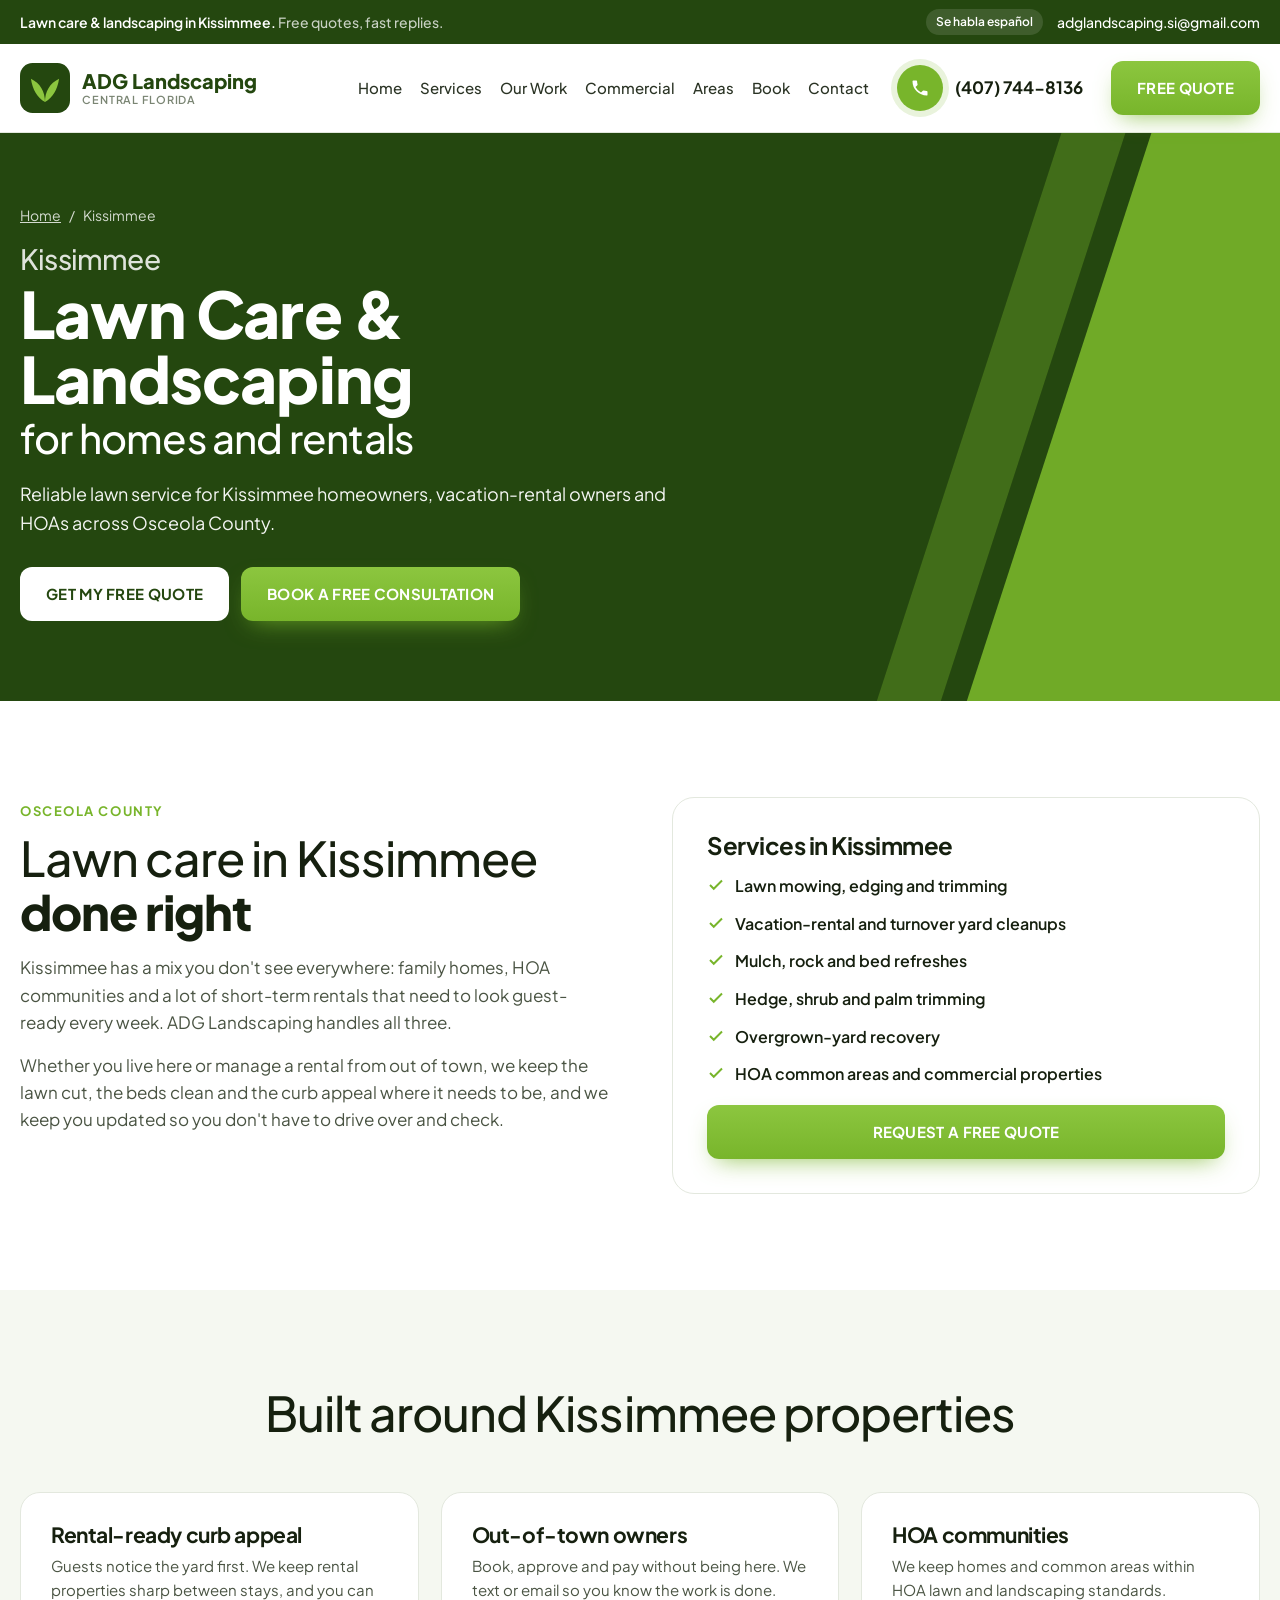
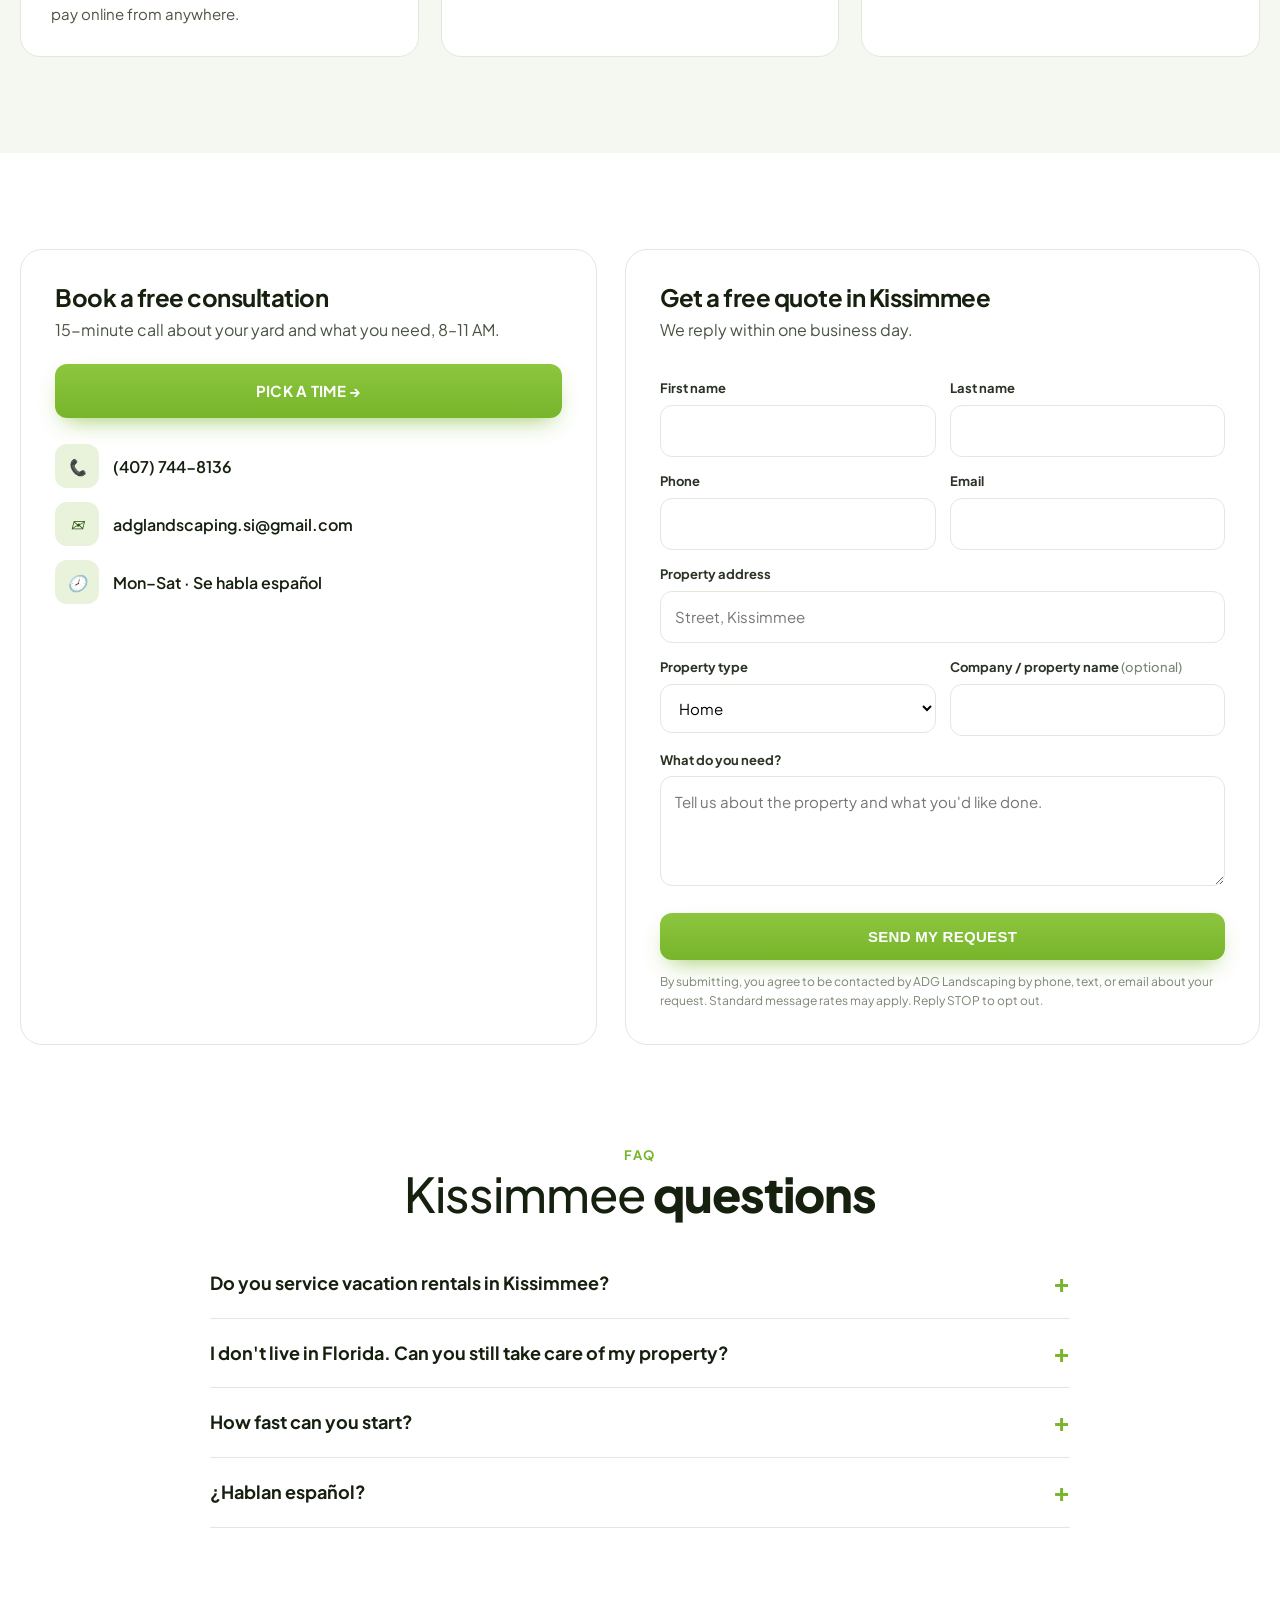
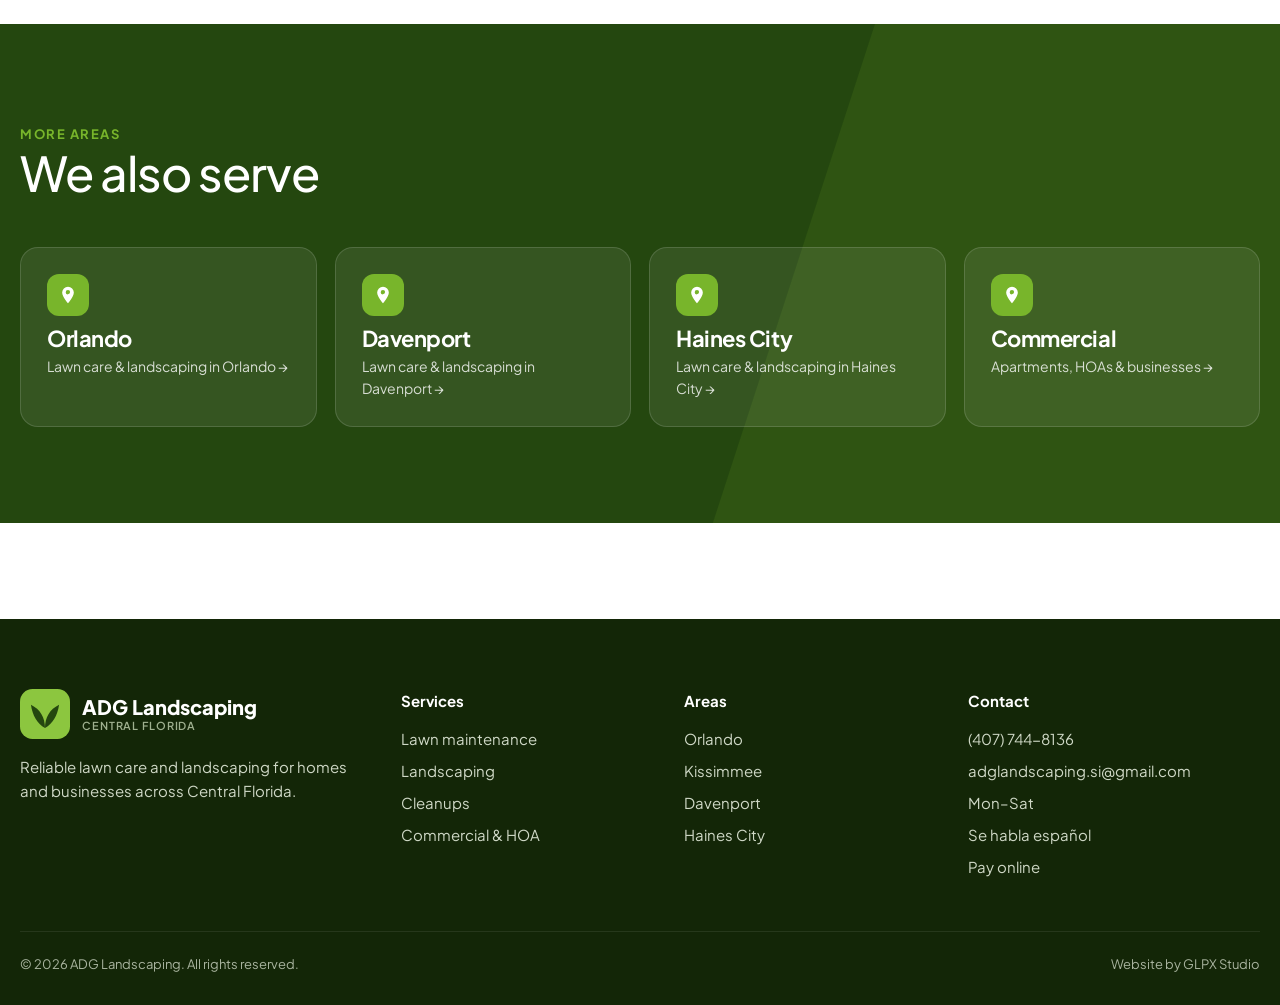
<file: landscaping-kissimmee/index.html>
<!doctype html>
<html lang="en">
<head>
<meta charset="utf-8">
<meta name="viewport" content="width=device-width, initial-scale=1.0">
<title>Lawn Care &amp; Landscaping in Kissimmee, FL | ADG Landscaping</title>
<meta name="description" content="Lawn care, yard cleanups and landscaping for Kissimmee homes, vacation rentals and HOAs. Free quotes, online booking, se habla español.">
<link rel="canonical" href="https://glpxstudio-prog.github.io/adg-landscaping/landscaping-kissimmee/">
<meta property="og:title" content="Lawn Care &amp; Landscaping in Kissimmee, FL | ADG Landscaping">
<meta property="og:description" content="Lawn care, yard cleanups and landscaping for Kissimmee homes, vacation rentals and HOAs. Free quotes, online booking, se habla español.">
<meta property="og:type" content="website">
<meta property="og:url" content="https://glpxstudio-prog.github.io/adg-landscaping/landscaping-kissimmee/">
<link rel="preconnect" href="https://fonts.googleapis.com">
<link rel="preconnect" href="https://fonts.gstatic.com" crossorigin>
<link href="https://fonts.googleapis.com/css2?family=Plus+Jakarta+Sans:wght@400;500;600;700;800&display=swap" rel="stylesheet">
<link rel="stylesheet" href="../assets/site.css">
<script type="application/ld+json">{"@context": "https://schema.org", "@type": "LandscapingBusiness", "name": "ADG Landscaping", "url": "https://glpxstudio-prog.github.io/adg-landscaping/", "telephone": "+1-407-744-8136", "email": "adglandscaping.si@gmail.com", "knowsLanguage": ["en", "es"], "areaServed": ["Kissimmee, FL"]}</script>
<script type="application/ld+json">{"@context": "https://schema.org", "@type": "Service", "name": "Lawn Care & Landscaping in Kissimmee, FL", "provider": {"@type": "LandscapingBusiness", "name": "ADG Landscaping"}, "areaServed": ["Kissimmee, FL"], "url": "https://glpxstudio-prog.github.io/adg-landscaping/landscaping-kissimmee/"}</script>
<script type="application/ld+json">{"@context": "https://schema.org", "@type": "FAQPage", "mainEntity": [{"@type": "Question", "name": "Do you service vacation rentals in Kissimmee?", "acceptedAnswer": {"@type": "Answer", "text": "Yes. We maintain rental properties and can do cleanups between guests. Tell us about the property in the quote form."}}, {"@type": "Question", "name": "I don't live in Florida. Can you still take care of my property?", "acceptedAnswer": {"@type": "Answer", "text": "Yes. You can request a quote, book and pay online, and we'll keep you updated by text or email."}}, {"@type": "Question", "name": "How fast can you start?", "acceptedAnswer": {"@type": "Answer", "text": "Most regular service starts within about a week of approving your quote. Bigger cleanups depend on the size of the job."}}, {"@type": "Question", "name": "¿Hablan español?", "acceptedAnswer": {"@type": "Answer", "text": "¡Sí! Atendemos en español e inglés."}}]}</script>
<script type="application/ld+json">{"@context": "https://schema.org", "@type": "BreadcrumbList", "itemListElement": [{"@type": "ListItem", "position": 1, "name": "Home", "item": "https://glpxstudio-prog.github.io/adg-landscaping/"}, {"@type": "ListItem", "position": 2, "name": "Kissimmee", "item": "https://glpxstudio-prog.github.io/adg-landscaping/landscaping-kissimmee/"}]}</script>
</head>
<body id="top">

<div class="topbar">
  <div class="wrap">
    <div class="ask">Lawn care &amp; landscaping in Kissimmee. <span>Free quotes, fast replies.</span></div>
    <div style="display:flex;gap:14px;align-items:center;margin-left:auto">
      <span class="es">Se habla español</span>
      <a href="mailto:adglandscaping.si@gmail.com">adglandscaping.si@gmail.com</a>
    </div>
  </div>
</div>

<header>
  <div class="wrap" style="position:relative">
    <a href="../" class="logo" aria-label="ADG Landscaping home"><svg viewBox="0 0 64 64" aria-hidden="true"><rect width="64" height="64" rx="16" fill="#24470f"/><path d="M32 50c0-14 6-24 18-30-2 14-8 24-18 30zM32 50c0-14-6-24-18-30 2 14 8 24 18 30z" fill="#8cc63f"/></svg><span>ADG Landscaping<small>Central Florida</small></span></a>
    <nav id="menu">
      <a href="../">Home</a>
      <a href="../#services">Services</a>
      <a href="../#work">Our Work</a>
      <a href="../commercial-landscaping/">Commercial</a>
      <a href="../#areas">Areas</a>
      <a href="#book">Book</a>
      <a href="#quote">Contact</a>
    </nav>
    <a class="hcall" href="tel:+14077448136"><i><svg width="20" height="20" viewBox="0 0 24 24" fill="#fff"><path d="M6.6 10.8a15.1 15.1 0 0 0 6.6 6.6l2.2-2.2a1 1 0 0 1 1-.25 11.4 11.4 0 0 0 3.6.57 1 1 0 0 1 1 1V20a1 1 0 0 1-1 1A17 17 0 0 1 3 4a1 1 0 0 1 1-1h3.5a1 1 0 0 1 1 1c0 1.25.2 2.45.57 3.57a1 1 0 0 1-.25 1z"/></svg></i><span>(407) 744-8136</span></a>
    <a class="btn btn-lime head-cta" href="#quote">Free Quote</a>
    <button class="menu-btn" aria-label="Open menu" onclick="document.getElementById('menu').classList.toggle('open')"><span></span><span></span><span></span></button>
  </div>
</header>

<main>
<section class="page-hero">
  <div class="wrap">
    <div class="crumbs" aria-label="Breadcrumb"><a href="../">Home</a> <span>/</span> Kissimmee</div>
    <h1><span>Kissimmee</span> <b>Lawn Care &amp; Landscaping</b> for homes and rentals</h1>
    <p class="tag">Reliable lawn service for Kissimmee homeowners, vacation-rental owners and HOAs across Osceola County.</p>
    <div style="display:flex;gap:12px;flex-wrap:wrap"><a class="btn btn-white" href="#quote">Get my free quote</a><a class="btn btn-lime" href="https://api.leadconnectorhq.com/widget/booking/GahmOIcBkYr3TCYFqPrr" target="_blank" rel="noopener">Book a free consultation</a></div>
  </div>
</section>

<section>
  <div class="wrap split" style="align-items:start">
    <div class="prose">
      <span class="eyebrow">Osceola County</span>
      <h2>Lawn care in Kissimmee <b>done right</b></h2>
      <p>Kissimmee has a mix you don&#x27;t see everywhere: family homes, HOA communities and a lot of short-term rentals that need to look guest-ready every week. ADG Landscaping handles all three.</p><p>Whether you live here or manage a rental from out of town, we keep the lawn cut, the beds clean and the curb appeal where it needs to be, and we keep you updated so you don&#x27;t have to drive over and check.</p>
    </div>
    <div class="panel">
      <h3>Services in Kissimmee</h3>
      <ul class="checks"><li><svg width="18" height="18" viewBox="0 0 24 24" fill="none" stroke="#78b52b" stroke-width="2.6"><path d="M20 6 9 17l-5-5"/></svg><span>Lawn mowing, edging and trimming</span></li><li><svg width="18" height="18" viewBox="0 0 24 24" fill="none" stroke="#78b52b" stroke-width="2.6"><path d="M20 6 9 17l-5-5"/></svg><span>Vacation-rental and turnover yard cleanups</span></li><li><svg width="18" height="18" viewBox="0 0 24 24" fill="none" stroke="#78b52b" stroke-width="2.6"><path d="M20 6 9 17l-5-5"/></svg><span>Mulch, rock and bed refreshes</span></li><li><svg width="18" height="18" viewBox="0 0 24 24" fill="none" stroke="#78b52b" stroke-width="2.6"><path d="M20 6 9 17l-5-5"/></svg><span>Hedge, shrub and palm trimming</span></li><li><svg width="18" height="18" viewBox="0 0 24 24" fill="none" stroke="#78b52b" stroke-width="2.6"><path d="M20 6 9 17l-5-5"/></svg><span>Overgrown-yard recovery</span></li><li><svg width="18" height="18" viewBox="0 0 24 24" fill="none" stroke="#78b52b" stroke-width="2.6"><path d="M20 6 9 17l-5-5"/></svg><span>HOA common areas and commercial properties</span></li></ul>
      <a class="btn btn-lime" style="width:100%;margin-top:18px" href="#quote">Request a free quote</a>
    </div>
  </div>
</section>

<section class="svc-sec">
  <div class="wrap">
    <div class="center"><h2>Built around Kissimmee properties</h2></div>
    <div class="grid3"><div class="card"><h3>Rental-ready curb appeal</h3><p>Guests notice the yard first. We keep rental properties sharp between stays, and you can pay online from anywhere.</p></div><div class="card"><h3>Out-of-town owners</h3><p>Book, approve and pay without being here. We text or email so you know the work is done.</p></div><div class="card"><h3>HOA communities</h3><p>We keep homes and common areas within HOA lawn and landscaping standards.</p></div></div>
  </div>
</section>

<section id="quote">
  <div class="wrap two" style="margin-top:0">
    <div class="panel" id="book">
      <h3>Book a free consultation</h3>
      <p class="sub">15-minute call about your yard and what you need, 8–11 AM.</p>
      <a class="btn btn-lime" style="width:100%" href="https://api.leadconnectorhq.com/widget/booking/GahmOIcBkYr3TCYFqPrr" target="_blank" rel="noopener">Pick a time →</a>
      <div class="contact-list">
        <a href="tel:+14077448136"><i>📞</i>(407) 744-8136</a>
        <a href="mailto:adglandscaping.si@gmail.com"><i>✉️</i>adglandscaping.si@gmail.com</a>
        <div><i>🕗</i>Mon–Sat · Se habla español</div>
      </div>
    </div>
    <div class="panel">
      <h3>Get a free quote in Kissimmee</h3>
      <p class="sub">We reply within one business day.</p>
      <form class="full" onsubmit="return sendLead(event)">
        <div class="row">
          <div><label for="fn">First name</label><input id="fn" name="first_name" required></div>
          <div><label for="ln">Last name</label><input id="ln" name="last_name" required></div>
        </div>
        <div class="row">
          <div><label for="ph">Phone</label><input id="ph" name="phone" type="tel" required></div>
          <div><label for="em">Email</label><input id="em" name="email" type="email" required></div>
        </div>
        <label for="addr">Property address</label><input id="addr" name="address" placeholder="Street, Kissimmee">
        <div class="row">
          <div><label for="ptype">Property type</label><select id="ptype" name="property_type"><option selected>Home</option><option>Apartment complex</option><option>HOA / community</option><option>Office / retail / business</option><option>Other commercial</option></select></div>
          <div><label for="co">Company / property name <span style="font-weight:500;color:var(--mute)">(optional)</span></label><input id="co" name="company_name"></div>
        </div>
        <label for="msg">What do you need?</label><textarea id="msg" name="message" placeholder="Tell us about the property and what you'd like done."></textarea>
        <input type="hidden" name="service" value="Lawn maintenance">
        <button class="btn btn-lime" type="submit">Send my request</button>
        <p class="fine">By submitting, you agree to be contacted by ADG Landscaping by phone, text, or email about your request. Standard message rates may apply. Reply STOP to opt out.</p>
      </form>
    </div>
  </div>
</section>

<section style="padding-top:0">
  <div class="wrap" style="max-width:860px">
    <div class="center"><span class="eyebrow">FAQ</span><h2>Kissimmee <b>questions</b></h2></div>
    <div style="margin-top:28px"><details><summary>Do you service vacation rentals in Kissimmee?</summary><p>Yes. We maintain rental properties and can do cleanups between guests. Tell us about the property in the quote form.</p></details><details><summary>I don&#x27;t live in Florida. Can you still take care of my property?</summary><p>Yes. You can request a quote, book and pay online, and we&#x27;ll keep you updated by text or email.</p></details><details><summary>How fast can you start?</summary><p>Most regular service starts within about a week of approving your quote. Bigger cleanups depend on the size of the job.</p></details><details><summary>¿Hablan español?</summary><p>¡Sí! Atendemos en español e inglés.</p></details></div>
  </div>
</section>

<section class="areas">
  <div class="wrap">
    <span class="eyebrow">More areas</span><h2>We also serve</h2>
    <div class="area-grid">
      <a class="area" href="../landscaping-orlando/"><i><svg width="20" height="20" viewBox="0 0 24 24" fill="#fff"><path d="M12 2a7 7 0 0 0-7 7c0 5 7 13 7 13s7-8 7-13a7 7 0 0 0-7-7zm0 9.5A2.5 2.5 0 1 1 12 6a2.5 2.5 0 0 1 0 5z"/></svg></i><h3>Orlando</h3><p>Lawn care &amp; landscaping in Orlando →</p></a>
      <a class="area" href="../landscaping-davenport/"><i><svg width="20" height="20" viewBox="0 0 24 24" fill="#fff"><path d="M12 2a7 7 0 0 0-7 7c0 5 7 13 7 13s7-8 7-13a7 7 0 0 0-7-7zm0 9.5A2.5 2.5 0 1 1 12 6a2.5 2.5 0 0 1 0 5z"/></svg></i><h3>Davenport</h3><p>Lawn care &amp; landscaping in Davenport →</p></a>
      <a class="area" href="../landscaping-haines-city/"><i><svg width="20" height="20" viewBox="0 0 24 24" fill="#fff"><path d="M12 2a7 7 0 0 0-7 7c0 5 7 13 7 13s7-8 7-13a7 7 0 0 0-7-7zm0 9.5A2.5 2.5 0 1 1 12 6a2.5 2.5 0 0 1 0 5z"/></svg></i><h3>Haines City</h3><p>Lawn care &amp; landscaping in Haines City →</p></a>
      <a class="area" href="../commercial-landscaping/"><i><svg width="20" height="20" viewBox="0 0 24 24" fill="#fff"><path d="M12 2a7 7 0 0 0-7 7c0 5 7 13 7 13s7-8 7-13a7 7 0 0 0-7-7zm0 9.5A2.5 2.5 0 1 1 12 6a2.5 2.5 0 0 1 0 5z"/></svg></i><h3>Commercial</h3><p>Apartments, HOAs &amp; businesses →</p></a>
    </div>
  </div>
</section>
</main>

<footer>
  <div class="wrap">
    <div class="cols">
      <div><a href="../" class="logo"><svg viewBox="0 0 64 64" aria-hidden="true"><rect width="64" height="64" rx="16" fill="#8cc63f"/><path d="M32 50c0-14 6-24 18-30-2 14-8 24-18 30zM32 50c0-14-6-24-18-30 2 14 8 24 18 30z" fill="#24470f"/></svg><span>ADG Landscaping<small>Central Florida</small></span></a>
        <p style="margin-top:16px;max-width:34ch;font-size:15px">Reliable lawn care and landscaping for homes and businesses across Central Florida.</p></div>
      <div><h4>Services</h4><ul><li><a href="../#services">Lawn maintenance</a></li><li><a href="../#services">Landscaping</a></li><li><a href="../#services">Cleanups</a></li><li><a href="../commercial-landscaping/">Commercial &amp; HOA</a></li></ul></div>
      <div><h4>Areas</h4><ul><li><a href="../landscaping-orlando/">Orlando</a></li><li><a href="../landscaping-kissimmee/">Kissimmee</a></li><li><a href="../landscaping-davenport/">Davenport</a></li><li><a href="../landscaping-haines-city/">Haines City</a></li></ul></div>
      <div><h4>Contact</h4><ul><li><a href="tel:+14077448136">(407) 744-8136</a></li><li><a href="mailto:adglandscaping.si@gmail.com">adglandscaping.si@gmail.com</a></li><li>Mon–Sat</li><li>Se habla español</li><li><a href="../#pay">Pay online</a></li></ul></div>
    </div>
    <div class="copy"><span>© <span id="yr"></span> ADG Landscaping. All rights reserved.</span><span>Website by GLPX Studio</span></div>
  </div>
</footer>

<div class="sticky-call"><a class="btn btn-white" style="box-shadow:var(--shadow)" href="tel:+14077448136">Call</a><a class="btn btn-lime" href="#quote">Free quote</a></div>

<script>
document.getElementById('yr').textContent = new Date().getFullYear();
async function sendLead(ev){
  ev.preventDefault();
  const f = ev.target, b = f.querySelector('button');
  const d = Object.fromEntries(new FormData(f).entries()); d.source = "Website - landscaping-kissimmee";
  b.disabled = true; b.textContent = 'Sending…';
  try {
    await fetch("https://services.leadconnectorhq.com/hooks/f2LEZaqBQn15xe3ODXJR/webhook-trigger/gTrHxpPqnd4wLMJkGQsb", {method:'POST', headers:{'Content-Type':'application/json'}, body: JSON.stringify(d)});
    f.outerHTML = '<div class="qdone"><h3>Thanks' + (d.first_name ? ', ' + d.first_name : '') + '! 🌿</h3><p style="color:var(--body)">We got your request and will reach out within one business day.</p></div>';
  } catch(err) { b.disabled = false; b.textContent = 'Send my request'; alert('Something went wrong. Please call (407) 744-8136.'); }
  return false;
}
</script>
<script src="https://widgets.leadconnectorhq.com/loader.js" data-resources-url="https://widgets.leadconnectorhq.com/chat-widget/loader.js" data-widget-id="6ac014d0b9d1919abaf4302b"></script>
<script src="https://link.msgsndr.com/js/external-tracking.js" data-tracking-id="tk_b532270c66e04cebae6fc6b048101c1f"></script>
</body>
</html>
</file>
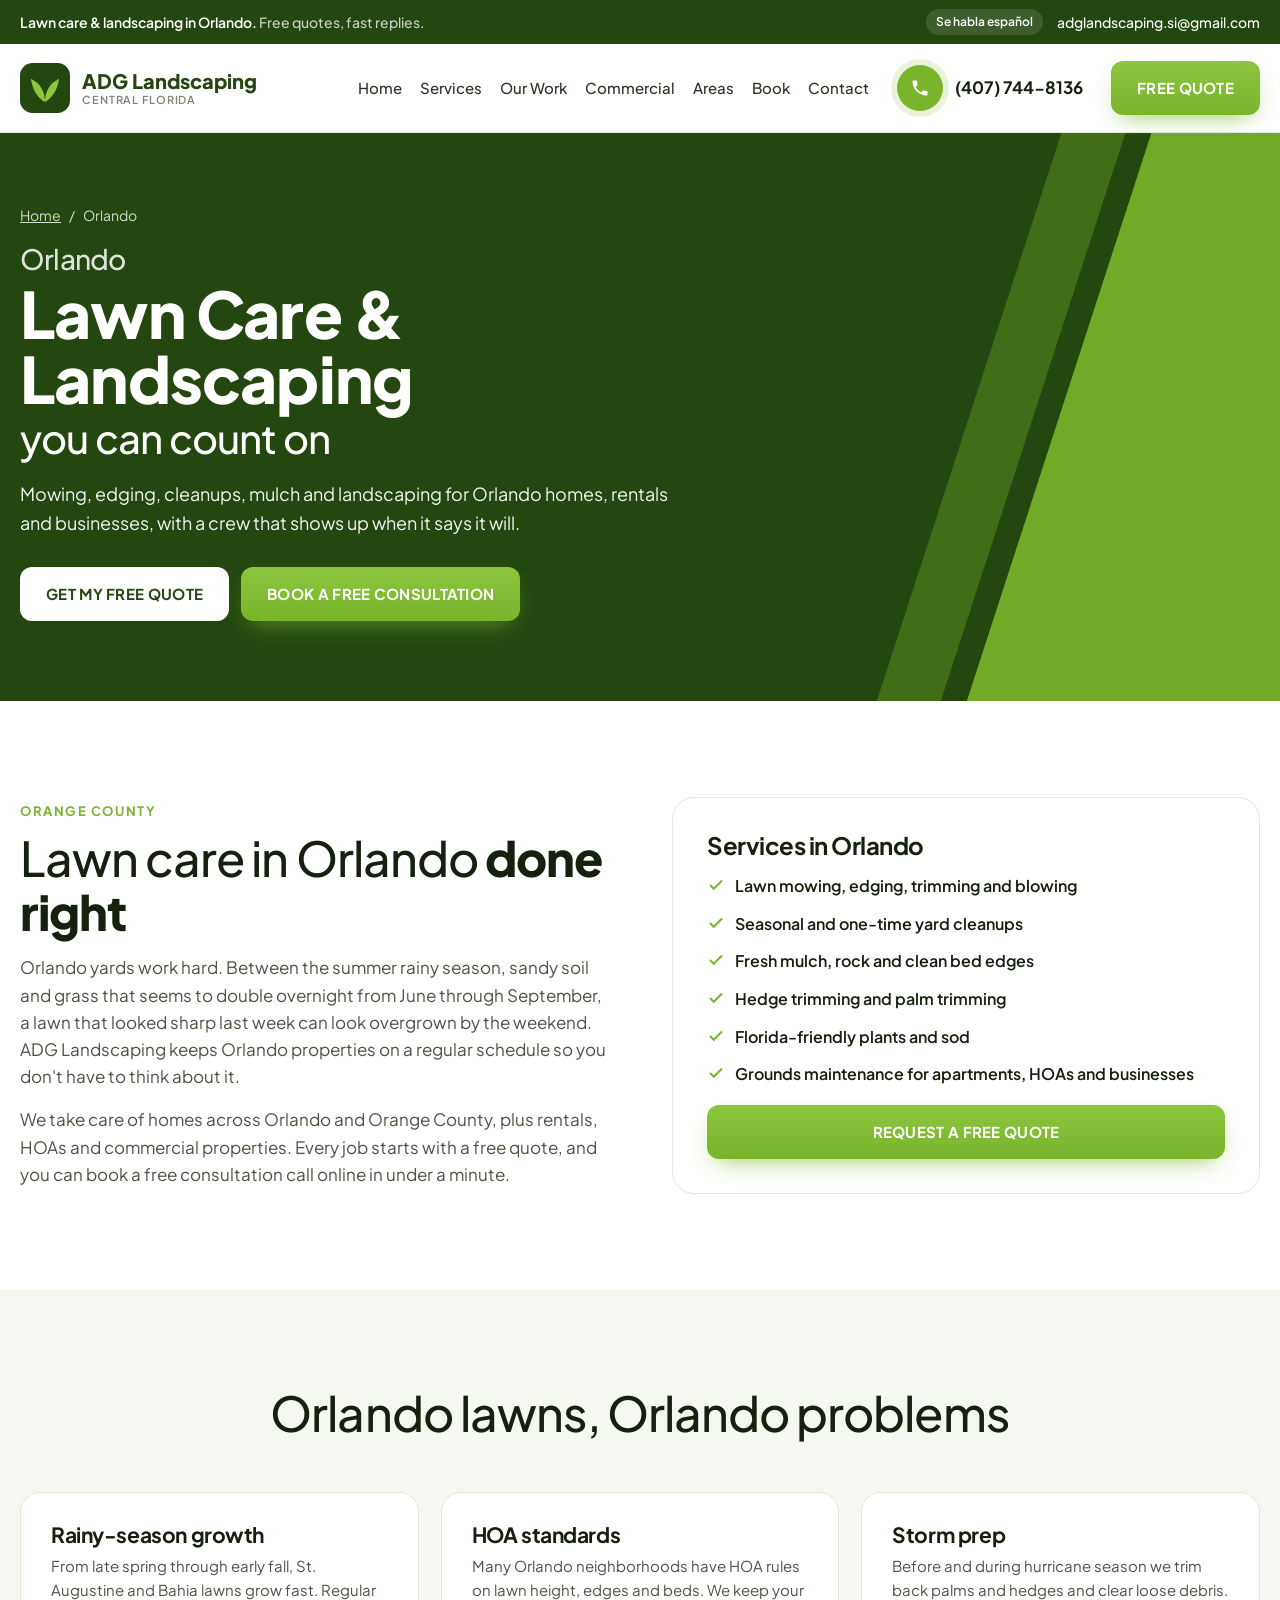
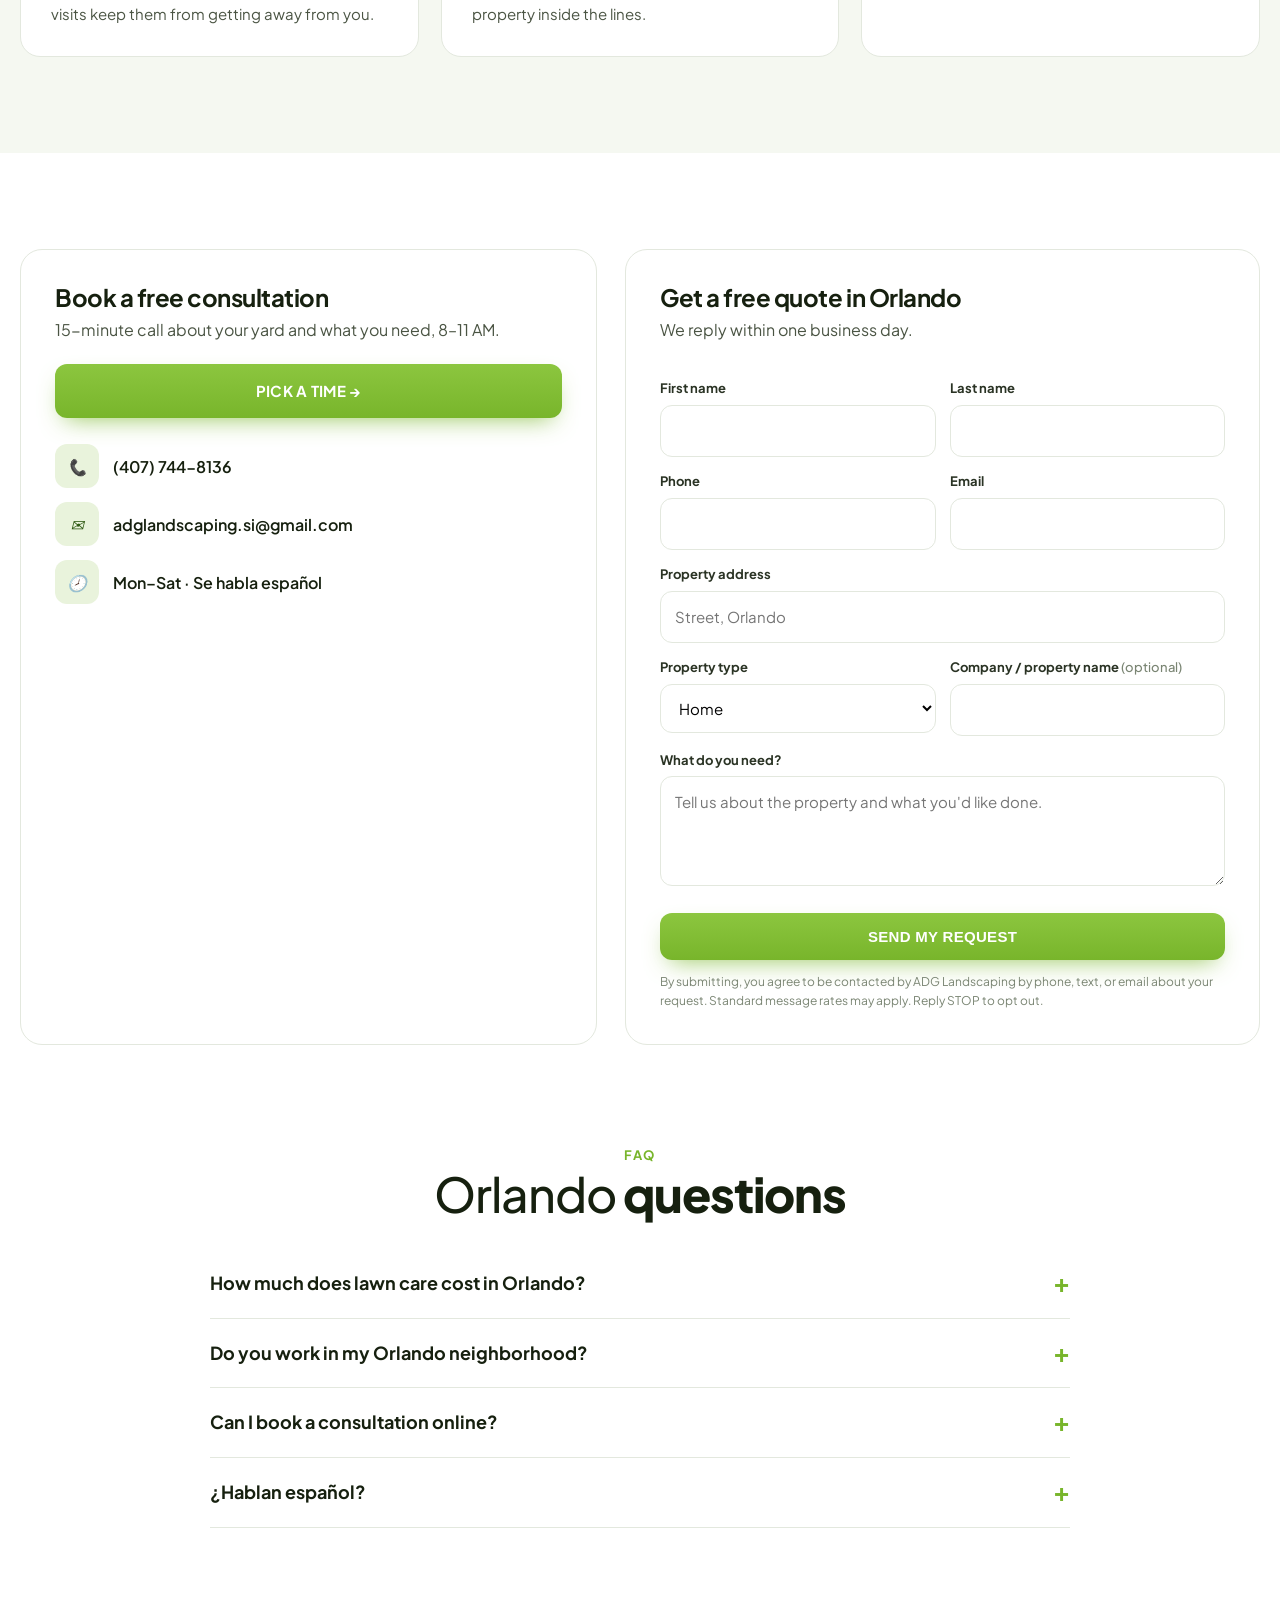
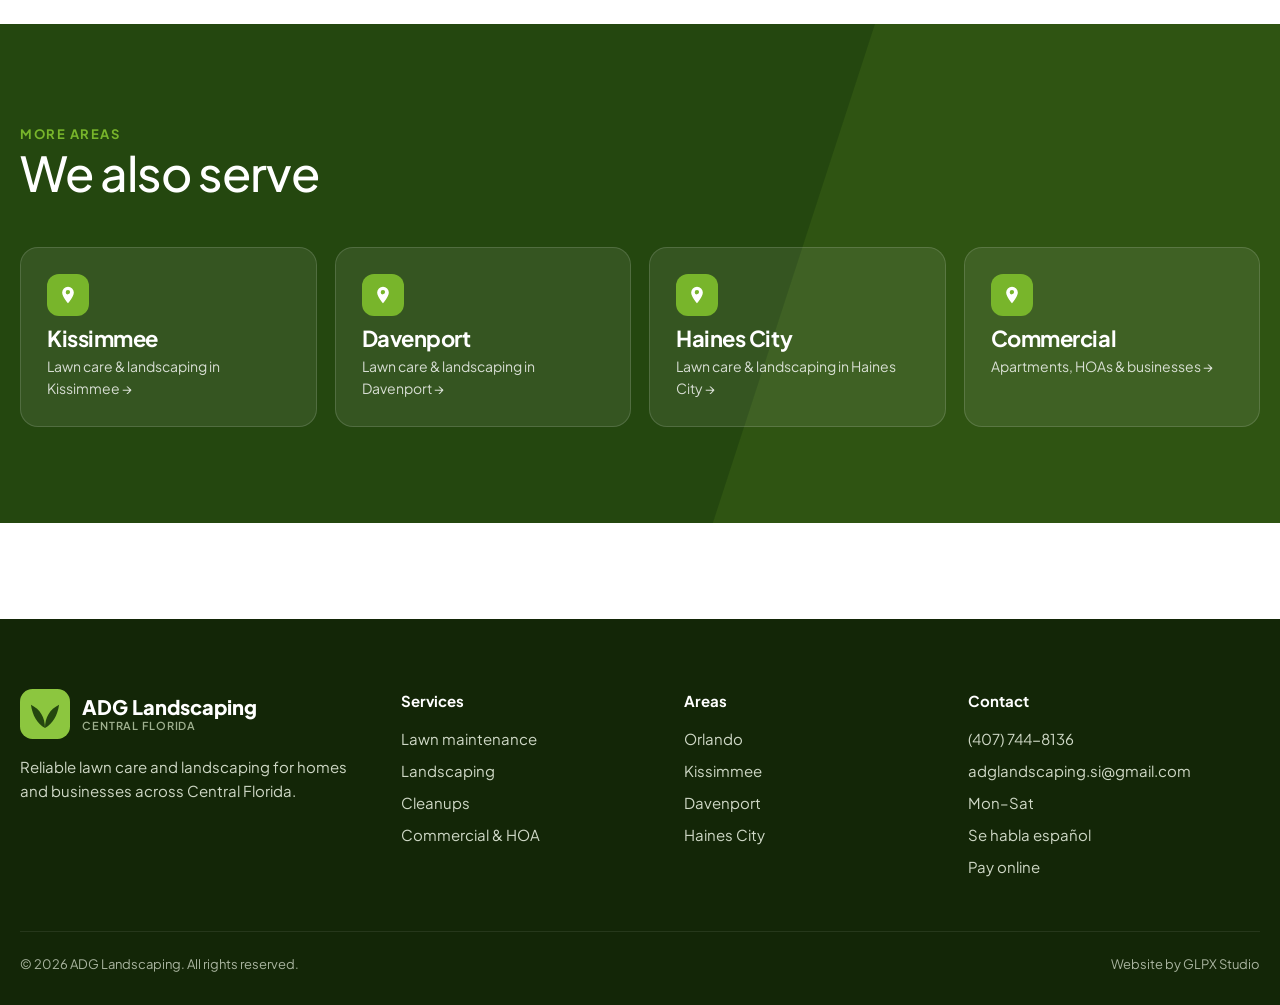
<file: landscaping-orlando/index.html>
<!doctype html>
<html lang="en">
<head>
<meta charset="utf-8">
<meta name="viewport" content="width=device-width, initial-scale=1.0">
<title>Lawn Care &amp; Landscaping in Orlando, FL | ADG Landscaping</title>
<meta name="description" content="Lawn care, landscaping, cleanups and commercial grounds maintenance in Orlando, FL. Free quotes, online booking and easy card payments. Se habla español.">
<link rel="canonical" href="https://glpxstudio-prog.github.io/adg-landscaping/landscaping-orlando/">
<meta property="og:title" content="Lawn Care &amp; Landscaping in Orlando, FL | ADG Landscaping">
<meta property="og:description" content="Lawn care, landscaping, cleanups and commercial grounds maintenance in Orlando, FL. Free quotes, online booking and easy card payments. Se habla español.">
<meta property="og:type" content="website">
<meta property="og:url" content="https://glpxstudio-prog.github.io/adg-landscaping/landscaping-orlando/">
<link rel="preconnect" href="https://fonts.googleapis.com">
<link rel="preconnect" href="https://fonts.gstatic.com" crossorigin>
<link href="https://fonts.googleapis.com/css2?family=Plus+Jakarta+Sans:wght@400;500;600;700;800&display=swap" rel="stylesheet">
<link rel="stylesheet" href="../assets/site.css">
<script type="application/ld+json">{"@context": "https://schema.org", "@type": "LandscapingBusiness", "name": "ADG Landscaping", "url": "https://glpxstudio-prog.github.io/adg-landscaping/", "telephone": "+1-407-744-8136", "email": "adglandscaping.si@gmail.com", "knowsLanguage": ["en", "es"], "areaServed": ["Orlando, FL"]}</script>
<script type="application/ld+json">{"@context": "https://schema.org", "@type": "Service", "name": "Lawn Care & Landscaping in Orlando, FL", "provider": {"@type": "LandscapingBusiness", "name": "ADG Landscaping"}, "areaServed": ["Orlando, FL"], "url": "https://glpxstudio-prog.github.io/adg-landscaping/landscaping-orlando/"}</script>
<script type="application/ld+json">{"@context": "https://schema.org", "@type": "FAQPage", "mainEntity": [{"@type": "Question", "name": "How much does lawn care cost in Orlando?", "acceptedAnswer": {"@type": "Answer", "text": "It depends on your lot size and what you need. Send your address through the quote form and we'll reply with a clear price, usually within 24 hours."}}, {"@type": "Question", "name": "Do you work in my Orlando neighborhood?", "acceptedAnswer": {"@type": "Answer", "text": "We serve Orlando and the surrounding Orange County area. If you're not sure, send your address and we'll confirm."}}, {"@type": "Question", "name": "Can I book a consultation online?", "acceptedAnswer": {"@type": "Answer", "text": "Yes. Use the booking button on this page to pick a time for a free consultation call, between 8 and 11 AM."}}, {"@type": "Question", "name": "¿Hablan español?", "acceptedAnswer": {"@type": "Answer", "text": "¡Sí! Puede llamarnos o escribirnos en español o inglés."}}]}</script>
<script type="application/ld+json">{"@context": "https://schema.org", "@type": "BreadcrumbList", "itemListElement": [{"@type": "ListItem", "position": 1, "name": "Home", "item": "https://glpxstudio-prog.github.io/adg-landscaping/"}, {"@type": "ListItem", "position": 2, "name": "Orlando", "item": "https://glpxstudio-prog.github.io/adg-landscaping/landscaping-orlando/"}]}</script>
</head>
<body id="top">

<div class="topbar">
  <div class="wrap">
    <div class="ask">Lawn care &amp; landscaping in Orlando. <span>Free quotes, fast replies.</span></div>
    <div style="display:flex;gap:14px;align-items:center;margin-left:auto">
      <span class="es">Se habla español</span>
      <a href="mailto:adglandscaping.si@gmail.com">adglandscaping.si@gmail.com</a>
    </div>
  </div>
</div>

<header>
  <div class="wrap" style="position:relative">
    <a href="../" class="logo" aria-label="ADG Landscaping home"><svg viewBox="0 0 64 64" aria-hidden="true"><rect width="64" height="64" rx="16" fill="#24470f"/><path d="M32 50c0-14 6-24 18-30-2 14-8 24-18 30zM32 50c0-14-6-24-18-30 2 14 8 24 18 30z" fill="#8cc63f"/></svg><span>ADG Landscaping<small>Central Florida</small></span></a>
    <nav id="menu">
      <a href="../">Home</a>
      <a href="../#services">Services</a>
      <a href="../#work">Our Work</a>
      <a href="../commercial-landscaping/">Commercial</a>
      <a href="../#areas">Areas</a>
      <a href="#book">Book</a>
      <a href="#quote">Contact</a>
    </nav>
    <a class="hcall" href="tel:+14077448136"><i><svg width="20" height="20" viewBox="0 0 24 24" fill="#fff"><path d="M6.6 10.8a15.1 15.1 0 0 0 6.6 6.6l2.2-2.2a1 1 0 0 1 1-.25 11.4 11.4 0 0 0 3.6.57 1 1 0 0 1 1 1V20a1 1 0 0 1-1 1A17 17 0 0 1 3 4a1 1 0 0 1 1-1h3.5a1 1 0 0 1 1 1c0 1.25.2 2.45.57 3.57a1 1 0 0 1-.25 1z"/></svg></i><span>(407) 744-8136</span></a>
    <a class="btn btn-lime head-cta" href="#quote">Free Quote</a>
    <button class="menu-btn" aria-label="Open menu" onclick="document.getElementById('menu').classList.toggle('open')"><span></span><span></span><span></span></button>
  </div>
</header>

<main>
<section class="page-hero">
  <div class="wrap">
    <div class="crumbs" aria-label="Breadcrumb"><a href="../">Home</a> <span>/</span> Orlando</div>
    <h1><span>Orlando</span> <b>Lawn Care &amp; Landscaping</b> you can count on</h1>
    <p class="tag">Mowing, edging, cleanups, mulch and landscaping for Orlando homes, rentals and businesses, with a crew that shows up when it says it will.</p>
    <div style="display:flex;gap:12px;flex-wrap:wrap"><a class="btn btn-white" href="#quote">Get my free quote</a><a class="btn btn-lime" href="https://api.leadconnectorhq.com/widget/booking/GahmOIcBkYr3TCYFqPrr" target="_blank" rel="noopener">Book a free consultation</a></div>
  </div>
</section>

<section>
  <div class="wrap split" style="align-items:start">
    <div class="prose">
      <span class="eyebrow">Orange County</span>
      <h2>Lawn care in Orlando <b>done right</b></h2>
      <p>Orlando yards work hard. Between the summer rainy season, sandy soil and grass that seems to double overnight from June through September, a lawn that looked sharp last week can look overgrown by the weekend. ADG Landscaping keeps Orlando properties on a regular schedule so you don&#x27;t have to think about it.</p><p>We take care of homes across Orlando and Orange County, plus rentals, HOAs and commercial properties. Every job starts with a free quote, and you can book a free consultation call online in under a minute.</p>
    </div>
    <div class="panel">
      <h3>Services in Orlando</h3>
      <ul class="checks"><li><svg width="18" height="18" viewBox="0 0 24 24" fill="none" stroke="#78b52b" stroke-width="2.6"><path d="M20 6 9 17l-5-5"/></svg><span>Lawn mowing, edging, trimming and blowing</span></li><li><svg width="18" height="18" viewBox="0 0 24 24" fill="none" stroke="#78b52b" stroke-width="2.6"><path d="M20 6 9 17l-5-5"/></svg><span>Seasonal and one-time yard cleanups</span></li><li><svg width="18" height="18" viewBox="0 0 24 24" fill="none" stroke="#78b52b" stroke-width="2.6"><path d="M20 6 9 17l-5-5"/></svg><span>Fresh mulch, rock and clean bed edges</span></li><li><svg width="18" height="18" viewBox="0 0 24 24" fill="none" stroke="#78b52b" stroke-width="2.6"><path d="M20 6 9 17l-5-5"/></svg><span>Hedge trimming and palm trimming</span></li><li><svg width="18" height="18" viewBox="0 0 24 24" fill="none" stroke="#78b52b" stroke-width="2.6"><path d="M20 6 9 17l-5-5"/></svg><span>Florida-friendly plants and sod</span></li><li><svg width="18" height="18" viewBox="0 0 24 24" fill="none" stroke="#78b52b" stroke-width="2.6"><path d="M20 6 9 17l-5-5"/></svg><span>Grounds maintenance for apartments, HOAs and businesses</span></li></ul>
      <a class="btn btn-lime" style="width:100%;margin-top:18px" href="#quote">Request a free quote</a>
    </div>
  </div>
</section>

<section class="svc-sec">
  <div class="wrap">
    <div class="center"><h2>Orlando lawns, Orlando problems</h2></div>
    <div class="grid3"><div class="card"><h3>Rainy-season growth</h3><p>From late spring through early fall, St. Augustine and Bahia lawns grow fast. Regular visits keep them from getting away from you.</p></div><div class="card"><h3>HOA standards</h3><p>Many Orlando neighborhoods have HOA rules on lawn height, edges and beds. We keep your property inside the lines.</p></div><div class="card"><h3>Storm prep</h3><p>Before and during hurricane season we trim back palms and hedges and clear loose debris.</p></div></div>
  </div>
</section>

<section id="quote">
  <div class="wrap two" style="margin-top:0">
    <div class="panel" id="book">
      <h3>Book a free consultation</h3>
      <p class="sub">15-minute call about your yard and what you need, 8–11 AM.</p>
      <a class="btn btn-lime" style="width:100%" href="https://api.leadconnectorhq.com/widget/booking/GahmOIcBkYr3TCYFqPrr" target="_blank" rel="noopener">Pick a time →</a>
      <div class="contact-list">
        <a href="tel:+14077448136"><i>📞</i>(407) 744-8136</a>
        <a href="mailto:adglandscaping.si@gmail.com"><i>✉️</i>adglandscaping.si@gmail.com</a>
        <div><i>🕗</i>Mon–Sat · Se habla español</div>
      </div>
    </div>
    <div class="panel">
      <h3>Get a free quote in Orlando</h3>
      <p class="sub">We reply within one business day.</p>
      <form class="full" onsubmit="return sendLead(event)">
        <div class="row">
          <div><label for="fn">First name</label><input id="fn" name="first_name" required></div>
          <div><label for="ln">Last name</label><input id="ln" name="last_name" required></div>
        </div>
        <div class="row">
          <div><label for="ph">Phone</label><input id="ph" name="phone" type="tel" required></div>
          <div><label for="em">Email</label><input id="em" name="email" type="email" required></div>
        </div>
        <label for="addr">Property address</label><input id="addr" name="address" placeholder="Street, Orlando">
        <div class="row">
          <div><label for="ptype">Property type</label><select id="ptype" name="property_type"><option selected>Home</option><option>Apartment complex</option><option>HOA / community</option><option>Office / retail / business</option><option>Other commercial</option></select></div>
          <div><label for="co">Company / property name <span style="font-weight:500;color:var(--mute)">(optional)</span></label><input id="co" name="company_name"></div>
        </div>
        <label for="msg">What do you need?</label><textarea id="msg" name="message" placeholder="Tell us about the property and what you'd like done."></textarea>
        <input type="hidden" name="service" value="Lawn maintenance">
        <button class="btn btn-lime" type="submit">Send my request</button>
        <p class="fine">By submitting, you agree to be contacted by ADG Landscaping by phone, text, or email about your request. Standard message rates may apply. Reply STOP to opt out.</p>
      </form>
    </div>
  </div>
</section>

<section style="padding-top:0">
  <div class="wrap" style="max-width:860px">
    <div class="center"><span class="eyebrow">FAQ</span><h2>Orlando <b>questions</b></h2></div>
    <div style="margin-top:28px"><details><summary>How much does lawn care cost in Orlando?</summary><p>It depends on your lot size and what you need. Send your address through the quote form and we&#x27;ll reply with a clear price, usually within 24 hours.</p></details><details><summary>Do you work in my Orlando neighborhood?</summary><p>We serve Orlando and the surrounding Orange County area. If you&#x27;re not sure, send your address and we&#x27;ll confirm.</p></details><details><summary>Can I book a consultation online?</summary><p>Yes. Use the booking button on this page to pick a time for a free consultation call, between 8 and 11 AM.</p></details><details><summary>¿Hablan español?</summary><p>¡Sí! Puede llamarnos o escribirnos en español o inglés.</p></details></div>
  </div>
</section>

<section class="areas">
  <div class="wrap">
    <span class="eyebrow">More areas</span><h2>We also serve</h2>
    <div class="area-grid">
      <a class="area" href="../landscaping-kissimmee/"><i><svg width="20" height="20" viewBox="0 0 24 24" fill="#fff"><path d="M12 2a7 7 0 0 0-7 7c0 5 7 13 7 13s7-8 7-13a7 7 0 0 0-7-7zm0 9.5A2.5 2.5 0 1 1 12 6a2.5 2.5 0 0 1 0 5z"/></svg></i><h3>Kissimmee</h3><p>Lawn care &amp; landscaping in Kissimmee →</p></a>
      <a class="area" href="../landscaping-davenport/"><i><svg width="20" height="20" viewBox="0 0 24 24" fill="#fff"><path d="M12 2a7 7 0 0 0-7 7c0 5 7 13 7 13s7-8 7-13a7 7 0 0 0-7-7zm0 9.5A2.5 2.5 0 1 1 12 6a2.5 2.5 0 0 1 0 5z"/></svg></i><h3>Davenport</h3><p>Lawn care &amp; landscaping in Davenport →</p></a>
      <a class="area" href="../landscaping-haines-city/"><i><svg width="20" height="20" viewBox="0 0 24 24" fill="#fff"><path d="M12 2a7 7 0 0 0-7 7c0 5 7 13 7 13s7-8 7-13a7 7 0 0 0-7-7zm0 9.5A2.5 2.5 0 1 1 12 6a2.5 2.5 0 0 1 0 5z"/></svg></i><h3>Haines City</h3><p>Lawn care &amp; landscaping in Haines City →</p></a>
      <a class="area" href="../commercial-landscaping/"><i><svg width="20" height="20" viewBox="0 0 24 24" fill="#fff"><path d="M12 2a7 7 0 0 0-7 7c0 5 7 13 7 13s7-8 7-13a7 7 0 0 0-7-7zm0 9.5A2.5 2.5 0 1 1 12 6a2.5 2.5 0 0 1 0 5z"/></svg></i><h3>Commercial</h3><p>Apartments, HOAs &amp; businesses →</p></a>
    </div>
  </div>
</section>
</main>

<footer>
  <div class="wrap">
    <div class="cols">
      <div><a href="../" class="logo"><svg viewBox="0 0 64 64" aria-hidden="true"><rect width="64" height="64" rx="16" fill="#8cc63f"/><path d="M32 50c0-14 6-24 18-30-2 14-8 24-18 30zM32 50c0-14-6-24-18-30 2 14 8 24 18 30z" fill="#24470f"/></svg><span>ADG Landscaping<small>Central Florida</small></span></a>
        <p style="margin-top:16px;max-width:34ch;font-size:15px">Reliable lawn care and landscaping for homes and businesses across Central Florida.</p></div>
      <div><h4>Services</h4><ul><li><a href="../#services">Lawn maintenance</a></li><li><a href="../#services">Landscaping</a></li><li><a href="../#services">Cleanups</a></li><li><a href="../commercial-landscaping/">Commercial &amp; HOA</a></li></ul></div>
      <div><h4>Areas</h4><ul><li><a href="../landscaping-orlando/">Orlando</a></li><li><a href="../landscaping-kissimmee/">Kissimmee</a></li><li><a href="../landscaping-davenport/">Davenport</a></li><li><a href="../landscaping-haines-city/">Haines City</a></li></ul></div>
      <div><h4>Contact</h4><ul><li><a href="tel:+14077448136">(407) 744-8136</a></li><li><a href="mailto:adglandscaping.si@gmail.com">adglandscaping.si@gmail.com</a></li><li>Mon–Sat</li><li>Se habla español</li><li><a href="../#pay">Pay online</a></li></ul></div>
    </div>
    <div class="copy"><span>© <span id="yr"></span> ADG Landscaping. All rights reserved.</span><span>Website by GLPX Studio</span></div>
  </div>
</footer>

<div class="sticky-call"><a class="btn btn-white" style="box-shadow:var(--shadow)" href="tel:+14077448136">Call</a><a class="btn btn-lime" href="#quote">Free quote</a></div>

<script>
document.getElementById('yr').textContent = new Date().getFullYear();
async function sendLead(ev){
  ev.preventDefault();
  const f = ev.target, b = f.querySelector('button');
  const d = Object.fromEntries(new FormData(f).entries()); d.source = "Website - landscaping-orlando";
  b.disabled = true; b.textContent = 'Sending…';
  try {
    await fetch("https://services.leadconnectorhq.com/hooks/f2LEZaqBQn15xe3ODXJR/webhook-trigger/gTrHxpPqnd4wLMJkGQsb", {method:'POST', headers:{'Content-Type':'application/json'}, body: JSON.stringify(d)});
    f.outerHTML = '<div class="qdone"><h3>Thanks' + (d.first_name ? ', ' + d.first_name : '') + '! 🌿</h3><p style="color:var(--body)">We got your request and will reach out within one business day.</p></div>';
  } catch(err) { b.disabled = false; b.textContent = 'Send my request'; alert('Something went wrong. Please call (407) 744-8136.'); }
  return false;
}
</script>
<script src="https://widgets.leadconnectorhq.com/loader.js" data-resources-url="https://widgets.leadconnectorhq.com/chat-widget/loader.js" data-widget-id="6ac014d0b9d1919abaf4302b"></script>
<script src="https://link.msgsndr.com/js/external-tracking.js" data-tracking-id="tk_b532270c66e04cebae6fc6b048101c1f"></script>
</body>
</html>
</file>
<file: assets/site.css>
:root{
  --forest:#24470f; --forest-2:#2f5a14; --lime:#78b52b; --lime-2:#8cc63f; --leaf:#e9f3dc;
  --ink:#16200f; --body:#4a5443; --mute:#7a8573; --line:#e3e8de; --bg:#ffffff; --soft:#f5f8f1;
  --r:16px; --shadow:0 24px 60px -24px rgba(22,32,15,.28);
}
*{box-sizing:border-box;margin:0;padding:0}
html{scroll-behavior:smooth}
body{font-family:"Plus Jakarta Sans",system-ui,-apple-system,Segoe UI,Arial,sans-serif;color:var(--ink);background:var(--bg);line-height:1.6;-webkit-font-smoothing:antialiased}
a{color:inherit;text-decoration:none}
img{max-width:100%;display:block}
.wrap{width:min(1240px,100% - 40px);margin-inline:auto}
.btn{white-space:nowrap;display:inline-flex;align-items:center;justify-content:center;gap:8px;font-weight:700;font-size:15px;letter-spacing:.02em;text-transform:uppercase;padding:15px 26px;border-radius:12px;border:0;cursor:pointer;transition:transform .15s ease,box-shadow .15s ease,background .15s}
.btn:hover{transform:translateY(-1px)}
.btn-lime{background:linear-gradient(180deg,var(--lime-2),var(--lime));color:#fff;box-shadow:0 10px 24px -10px rgba(120,181,43,.8)}
.btn-white{background:#fff;color:var(--forest)}
.btn-outline{background:transparent;color:var(--forest);border:1.5px solid var(--line)}
h1,h2,h3{line-height:1.12;letter-spacing:-.02em}
h2{font-size:clamp(30px,4vw,48px);font-weight:500}
h2 b{font-weight:800}
.center{text-align:center}
.eyebrow{display:inline-block;font-size:13px;font-weight:700;letter-spacing:.12em;text-transform:uppercase;color:var(--lime)}
section{padding:96px 0}

/* top bar */
.topbar{position:relative;background:var(--forest);color:#fff;font-size:14px}
.topbar .wrap{display:flex;justify-content:space-between;align-items:center;min-height:44px;gap:16px}
.topbar .ask{font-weight:600}.topbar .ask span{opacity:.75;font-weight:500}
.topbar a{display:inline-flex;align-items:center;gap:8px;font-weight:500}
.topbar .es{white-space:nowrap;background:rgba(255,255,255,.12);border-radius:20px;padding:3px 10px;font-size:12px;font-weight:600}

/* header */
header{position:sticky;top:0;z-index:50;background:#fff;box-shadow:0 1px 0 var(--line)}
header .wrap{display:flex;align-items:center;gap:28px;min-height:88px}
.logo{white-space:nowrap;display:flex;align-items:center;gap:12px;font-weight:800;font-size:20px;line-height:1.05;color:var(--forest)}
.logo svg{width:50px;height:50px;flex:none}
.logo small{display:block;font-size:11px;font-weight:600;letter-spacing:.08em;text-transform:uppercase;color:var(--mute);margin-top:3px}
nav{display:flex;gap:26px;margin-left:auto;font-weight:500;font-size:16px;white-space:nowrap}
nav a{position:relative;padding:6px 0;color:#2a3324}
nav a:hover{color:var(--forest)}
nav a:after{content:"";position:absolute;left:0;right:0;bottom:0;height:2px;background:var(--lime);transform:scaleX(0);transition:transform .2s}
nav a:hover:after{transform:scaleX(1)}
.hcall{display:flex;align-items:center;gap:12px;font-weight:700;font-size:19px;color:var(--ink);white-space:nowrap}
.hcall i{width:46px;height:46px;border-radius:50%;background:var(--lime);display:grid;place-items:center;box-shadow:0 0 0 6px var(--leaf)}
.menu-btn{display:none;margin-left:auto;background:none;border:0;width:44px;height:44px;border-radius:10px;cursor:pointer}
.menu-btn span{display:block;width:22px;height:2px;background:var(--ink);margin:5px auto;border-radius:2px}

/* hero */
.hero{position:relative;background:var(--forest);color:#fff;overflow:hidden;padding:0}
.hero-photo{position:absolute;inset:0 0 0 auto;width:58%;
  background:
   radial-gradient(120% 90% at 70% 20%,rgba(140,198,63,.55),transparent 60%),
   radial-gradient(80% 70% at 20% 90%,rgba(36,71,15,.9),transparent 70%),
   linear-gradient(160deg,#3d6d1d,#1e3a0c);}
.hero-photo:before{content:"";position:absolute;inset:0;opacity:.1;background-image:url("data:image/svg+xml,%3Csvg xmlns='http://www.w3.org/2000/svg' width='120' height='120' viewBox='0 0 120 120'%3E%3Cpath d='M60 100c0-28 12-48 36-60-4 28-16 48-36 60zM60 100c0-28-12-48-36-60 4 28 16 48 36 60z' fill='%23c8ec92'/%3E%3C/svg%3E");background-size:120px}
.photo-tag{position:absolute;right:28px;top:28px;background:rgba(0,0,0,.35);backdrop-filter:blur(6px);border:1px dashed rgba(255,255,255,.5);border-radius:12px;padding:10px 14px;font-size:13px;font-weight:600;max-width:260px}
.photo-tag span{display:block;font-weight:500;opacity:.8;font-size:12px}
.hero-shape{position:absolute;inset:0;width:100%;height:100%;pointer-events:none}
.hero .wrap{position:relative;z-index:2;min-height:700px;display:flex;align-items:center;padding:70px 0 190px}
.hero-copy{max-width:640px}
.hero h1{font-weight:500;font-size:clamp(28px,3.6vw,46px)}
.hero h1 b{display:block;font-weight:800;font-size:clamp(44px,6vw,76px);line-height:1.02;margin:8px 0}
.hero .tag{font-size:19px;margin:22px 0 32px;opacity:.95}
.badges{max-width:560px;display:flex;flex-wrap:wrap;gap:12px;margin-top:48px}
.badge{display:flex;align-items:center;gap:10px;background:rgba(255,255,255,.1);border:1px solid rgba(255,255,255,.14);border-radius:40px;padding:8px 18px 8px 8px;font-size:13px;line-height:1.25}
.badge i{width:36px;height:36px;border-radius:50%;background:#fff;display:grid;place-items:center;flex:none}
.badge b{display:block;font-size:15px}

/* quote bar */
.quote-bar{position:relative;z-index:5;margin-top:-140px;padding:0}
.qcard{background:#fff;border-radius:28px;box-shadow:var(--shadow);padding:48px 48px 44px}
.qcard h2{text-align:center;font-weight:400;margin-bottom:30px;letter-spacing:-.01em}
.qcard h2 b{font-weight:800}
.qform{display:grid;grid-template-columns:1fr 1fr 1fr 1.3fr auto;gap:14px}
.field{position:relative}
.field svg{position:absolute;left:18px;top:50%;transform:translateY(-50%);width:20px;height:20px;color:var(--lime)}
.field input{width:100%;height:60px;border:1.5px solid var(--line);border-radius:12px;padding:0 16px 0 50px;font:inherit;font-size:16px;color:var(--ink);background:#fff;transition:border .15s}
.field input:focus{outline:none;border-color:var(--lime)}
.qform .btn{height:60px;padding:0 38px;font-size:16px}
.qnote{text-align:center;color:var(--mute);font-size:13px;margin-top:16px}
.qdone{text-align:center;padding:10px 0}
.qdone h3{font-size:26px;margin-bottom:6px}

/* before/after */
.ba{display:grid;grid-template-columns:auto 1fr auto;align-items:center;gap:28px;margin-top:56px}
.arrow{width:60px;height:60px;border-radius:14px;border:1.5px solid var(--line);background:#fff;display:grid;place-items:center;cursor:pointer;color:var(--lime);transition:.15s}
.arrow:hover{border-color:var(--lime);background:var(--leaf)}
.slides{position:relative;overflow:hidden}
.slide{display:none;grid-template-columns:1fr 1fr 1.25fr;gap:28px;align-items:center}
.slide.on{display:grid;animation:fade .4s ease}
@keyframes fade{from{opacity:0;transform:translateY(6px)}to{opacity:1;transform:none}}
.pic{position:relative;aspect-ratio:3/4;border-radius:22px;overflow:hidden;display:flex;flex-direction:column;justify-content:center;align-items:center;text-align:center;color:#fff;font-weight:600;font-size:14px;padding:20px}
.pic.before{background:linear-gradient(160deg,#c9b893,#9c8a63)}
.pic.after{background:linear-gradient(160deg,#6fae2f,#2d5d14)}
.pic small{display:block;font-weight:500;opacity:.85;margin-top:4px}
.pic .ribbon{position:absolute;bottom:22%;background:var(--lime);color:#fff;font-weight:800;font-size:20px;letter-spacing:.04em;padding:8px 24px;transform:rotate(-12deg);box-shadow:0 8px 20px -8px rgba(0,0,0,.4)}
.pic.before .ribbon{right:-10px}.pic.after .ribbon{left:-10px}
.story h4{font-size:15px;font-weight:800;letter-spacing:.03em;text-transform:uppercase;margin-bottom:10px}
.story p{color:var(--body);margin-bottom:22px}
.story .q{font-weight:700;text-transform:uppercase;font-size:14px;margin-bottom:10px}
.story .who{font-weight:700;color:var(--ink);font-size:18px}
.ph{background:#fff8e1;color:#7a5600;border-radius:6px;padding:1px 6px;font-size:12px;font-weight:700;vertical-align:middle}
.dots{display:flex;justify-content:center;gap:8px;margin-top:30px}
.dots button{width:10px;height:10px;border-radius:10px;border:0;background:var(--line);cursor:pointer;transition:.2s}
.dots button.on{width:28px;background:var(--lime)}

/* services */
.svc-sec{background:var(--soft)}
.grid3{display:grid;grid-template-columns:repeat(3,1fr);gap:22px;margin-top:52px}
.card{background:#fff;border-radius:20px;padding:30px;border:1px solid var(--line);transition:transform .2s,box-shadow .2s}
.card:hover{transform:translateY(-4px);box-shadow:var(--shadow)}
.card .ic{width:58px;height:58px;border-radius:16px;background:var(--leaf);display:grid;place-items:center;margin-bottom:20px;color:var(--forest-2)}
.card h3{font-size:21px;margin-bottom:8px}
.card p{color:var(--body);font-size:15px}
.card .pill{display:inline-block;margin-top:16px;font-size:12px;font-weight:700;color:var(--forest-2);background:var(--leaf);padding:4px 10px;border-radius:20px}


/* commercial */
.comm{display:grid;grid-template-columns:1.05fr 1fr;gap:56px;align-items:center}
.comm-list{display:grid;grid-template-columns:1fr 1fr;gap:14px;margin:28px 0 32px}
.comm-list>div{display:flex;gap:12px;align-items:flex-start;background:var(--soft);border:1px solid var(--line);border-radius:14px;padding:16px}
.comm-list b{display:block;font-size:16px}
.comm-list span{color:var(--body);font-size:14px}
.comm-list i{flex:none;width:34px;height:34px;border-radius:10px;background:var(--forest);display:grid;place-items:center}
.comm-visual{position:relative;border-radius:28px;min-height:520px;overflow:hidden;background:linear-gradient(200deg,#3d6d1d,#1e3a0c);color:#fff;padding:30px;display:flex;flex-direction:column;justify-content:flex-end;gap:12px}
.comm-visual:before{content:"";position:absolute;inset:0;opacity:.1;background-image:url("data:image/svg+xml,%3Csvg xmlns='http://www.w3.org/2000/svg' width='90' height='90' viewBox='0 0 120 120'%3E%3Cpath d='M60 100c0-28 12-48 36-60-4 28-16 48-36 60zM60 100c0-28-12-48-36-60 4 28 16 48 36 60z' fill='%23c8ec92'/%3E%3C/svg%3E");background-size:90px}
.comm-visual .chip{position:relative;align-self:flex-start;background:#fff;color:var(--ink);border-radius:14px;padding:12px 16px;font-weight:700;box-shadow:var(--shadow)}
.comm-visual .chip span{display:block;font-weight:500;color:var(--mute);font-size:13px}
@media (max-width:860px){.comm{grid-template-columns:1fr}.comm-visual{min-height:320px;order:-1}}
@media (max-width:520px){.comm-list{grid-template-columns:1fr}}


/* booking */
.book-sec{background:var(--soft)}
.book-tabs{display:inline-flex;gap:6px;background:#fff;border:1px solid var(--line);border-radius:14px;padding:6px;margin:28px auto 0}
.book-tabs button{border:0;background:transparent;font:inherit;font-weight:700;font-size:15px;padding:12px 20px;border-radius:10px;cursor:pointer;color:var(--body)}
.book-tabs button.on{background:var(--forest);color:#fff}
.book-card{background:#fff;border:1px solid var(--line);border-radius:22px;margin-top:22px;overflow:hidden}
.book-card .meta{display:flex;justify-content:space-between;align-items:center;gap:16px;flex-wrap:wrap;padding:18px 24px;border-bottom:1px solid var(--line)}
.book-card .meta b{font-size:18px}
.book-card .meta span{color:var(--mute);font-size:14px}
.book-card iframe{width:100%;min-height:720px;border:0;display:block}
.book-card .alt{font-size:14px;font-weight:700;color:var(--forest-2);text-decoration:underline}

/* split: why + steps */
.split{display:grid;grid-template-columns:1fr 1fr;gap:64px;align-items:center}
.why-visual{position:relative;border-radius:28px;overflow:hidden;min-height:520px;background:linear-gradient(160deg,#3d6d1d,#1e3a0c);color:#fff;display:flex;align-items:flex-end;padding:30px}
.why-visual:before{content:"";position:absolute;inset:0;opacity:.18;background-image:url("data:image/svg+xml,%3Csvg xmlns='http://www.w3.org/2000/svg' width='90' height='90' viewBox='0 0 120 120'%3E%3Cpath d='M60 100c0-28 12-48 36-60-4 28-16 48-36 60zM60 100c0-28-12-48-36-60 4 28 16 48 36 60z' fill='%23c8ec92'/%3E%3C/svg%3E");background-size:90px}
.why-visual .stat{position:relative;background:#fff;color:var(--ink);border-radius:18px;padding:18px 22px;display:flex;gap:16px;align-items:center;box-shadow:var(--shadow)}
.why-visual .stat b{font-size:34px;color:var(--lime);line-height:1}
.steps{margin-top:30px;display:grid;gap:18px}
.step{display:grid;grid-template-columns:52px 1fr;gap:16px;align-items:start}
.step .n{width:52px;height:52px;border-radius:14px;background:var(--forest);color:#fff;font-weight:800;font-size:20px;display:grid;place-items:center}
.step h3{font-size:18px;margin-bottom:2px}
.step p{color:var(--body);font-size:15px}

/* areas */
.areas{background:var(--forest);color:#fff;position:relative;overflow:hidden}
.areas:after{content:"";position:absolute;top:-20%;right:-8%;width:46%;height:140%;background:var(--lime);transform:skewX(-18deg);opacity:.12}
.areas .wrap{position:relative;z-index:1}
.areas h2{color:#fff}
.area-grid{display:grid;grid-template-columns:repeat(4,1fr);gap:18px;margin-top:48px}
.area{background:rgba(255,255,255,.08);border:1px solid rgba(255,255,255,.14);border-radius:18px;padding:26px}
.area h3{font-size:22px;margin:10px 0 4px}
.area p{opacity:.8;font-size:14px}
.area i{display:grid;place-items:center;width:42px;height:42px;border-radius:12px;background:var(--lime)}
.areas .more{margin-top:24px;opacity:.85}

/* pay + contact */
.two{display:grid;grid-template-columns:1fr 1.1fr;gap:28px;margin-top:52px}
.panel{background:#fff;border:1px solid var(--line);border-radius:22px;padding:34px}
.panel h3{font-size:24px;margin-bottom:6px}
.panel .sub{color:var(--body);margin-bottom:22px}
.pay-option{display:flex;justify-content:space-between;align-items:center;gap:14px;border:1.5px solid var(--line);border-radius:14px;padding:18px 20px;margin-bottom:12px;transition:.15s}
.pay-option:hover{border-color:var(--lime);background:var(--soft)}
.pay-option b{display:block}
.pay-option span{color:var(--mute);font-size:14px}
.pay-option .go{color:var(--lime);font-size:22px}
.secure{font-size:13px;color:var(--mute);margin-top:10px}
.contact-list{margin-top:26px;display:grid;gap:14px}
.contact-list a,.contact-list div{display:flex;gap:14px;align-items:center;font-weight:600}
.contact-list i{width:44px;height:44px;border-radius:12px;background:var(--leaf);display:grid;place-items:center;color:var(--forest-2);flex:none}
form.full label{display:block;font-size:13px;font-weight:700;margin:14px 0 6px;color:#2a3324}
form.full input,form.full select,form.full textarea{width:100%;border:1.5px solid var(--line);border-radius:12px;padding:13px 14px;font:inherit;font-size:15px;background:#fff}
form.full input:focus,form.full select:focus,form.full textarea:focus{outline:none;border-color:var(--lime)}
form.full textarea{min-height:110px;resize:vertical}
form.full .row{display:grid;grid-template-columns:1fr 1fr;gap:14px}
form.full .btn{width:100%;margin-top:20px}
.fine{font-size:12px;color:var(--mute);margin-top:12px}

/* faq */
details{border-bottom:1px solid var(--line);padding:20px 0}
summary{cursor:pointer;font-weight:700;font-size:18px;list-style:none;display:flex;justify-content:space-between;gap:20px}
summary::-webkit-details-marker{display:none}
summary:after{content:"+";color:var(--lime);font-size:26px;line-height:1}
details[open] summary:after{content:"–"}
details p{color:var(--body);margin-top:10px}

/* cta band */
.band{background:linear-gradient(110deg,var(--forest) 0 62%,var(--lime) 62% 100%);border-radius:28px;color:#fff;padding:56px;display:flex;justify-content:space-between;align-items:center;gap:30px;flex-wrap:wrap}
.band h2{color:#fff;font-size:clamp(26px,3vw,38px)}
.band p{opacity:.85;margin-top:6px}

footer{background:#132607;color:#cfd8c6;padding:70px 0 30px;margin-top:96px}
footer .cols{display:grid;grid-template-columns:1.4fr 1fr 1fr 1.2fr;gap:40px}
footer .logo{color:#fff}footer .logo small{color:#9fb08f}
footer h4{color:#fff;font-size:15px;margin-bottom:14px}
footer li{list-style:none;margin:8px 0;font-size:15px}
footer a:hover{color:#fff}
footer .copy{border-top:1px solid rgba(255,255,255,.1);margin-top:44px;padding-top:22px;font-size:13px;display:flex;justify-content:space-between;flex-wrap:wrap;gap:10px;opacity:.8}

.sticky-call{display:none}
.reveal{opacity:0;transform:translateY(18px);transition:opacity .6s ease,transform .6s ease}
.reveal.in{opacity:1;transform:none}

/* responsive */
@media (max-width:1360px){nav{gap:18px;font-size:15px}.hcall{font-size:17px}}
@media (max-width:1180px){.hcall span{display:none}}
@media (max-width:1100px){
  .hcall span{display:none}
  .qform{grid-template-columns:1fr 1fr}.qform .msg{grid-column:1/-1}.qform .btn{grid-column:1/-1}
  .slide{grid-template-columns:1fr 1fr}.story{grid-column:1/-1}
  .area-grid{grid-template-columns:1fr 1fr}
}
@media (max-width:860px){
  .topbar .ask{display:none}
  nav{position:absolute;top:100%;left:0;right:0;background:#fff;flex-direction:column;gap:0;padding:8px 20px 20px;box-shadow:0 20px 30px -20px rgba(0,0,0,.25);display:none}
  nav.open{display:flex}nav a{padding:14px 0;border-bottom:1px solid var(--line)}
  .menu-btn{display:block}.hcall{margin-left:0}.hcall i{width:40px;height:40px}
  header .head-cta{display:none}
  .hero-photo{position:relative;width:100%;height:280px;inset:auto}
  .hero{display:flex;flex-direction:column-reverse}
  .hero .wrap{min-height:0;padding:48px 0 170px}
  .hero-shape{display:none}.photo-tag{top:auto;bottom:20px;right:16px}
  .grid3,.split,.two{grid-template-columns:1fr}
  .why-visual{min-height:340px}
  .ba{grid-template-columns:1fr}.ba .arrow{display:none}
  .slide{grid-template-columns:1fr 1fr;gap:14px}
  .qcard{padding:30px 20px}
  footer .cols{grid-template-columns:1fr 1fr}
  .band{background:var(--forest);padding:36px 26px}
  section{padding:72px 0}
  .sticky-call{display:flex;gap:10px;position:fixed;left:12px;right:88px;bottom:16px;z-index:60}
  .sticky-call .btn{flex:1;padding:14px}
  footer{padding-bottom:100px}
}
@media (max-width:520px){
  .wrap{width:calc(100% - 32px)}
  .qform{grid-template-columns:1fr}
  .area-grid{grid-template-columns:1fr}
  form.full .row{grid-template-columns:1fr}
  footer .cols{grid-template-columns:1fr}
  .logo{font-size:17px}.logo svg{width:42px;height:42px}
  .hcall{font-size:0}.hcall i{font-size:16px}
}

/* ===== SEO landing pages ===== */
.page-hero{position:relative;background:var(--forest);color:#fff;overflow:hidden;padding:72px 0 80px}
.page-hero:after{content:"";position:absolute;top:-10%;right:-8%;width:26%;height:130%;background:var(--lime);transform:skewX(-18deg);opacity:.9}
.page-hero:before{content:"";position:absolute;top:-10%;right:calc(-8% + 28%);width:5%;height:130%;background:var(--lime);transform:skewX(-18deg);opacity:.35}
.page-hero .wrap{position:relative;z-index:1}
.page-hero h1{font-weight:500;font-size:clamp(26px,3.2vw,40px);max-width:16ch;line-height:1.1}
.page-hero h1 span{display:block;font-size:.7em;opacity:.85;margin-bottom:6px}
.page-hero h1 b{display:block;font-weight:800;font-size:clamp(38px,5vw,64px);line-height:1.02;margin:4px 0}
.page-hero .tag{font-size:18px;margin:20px 0 30px;max-width:52ch;opacity:.95}
.crumbs{font-size:14px;opacity:.8;margin-bottom:18px}.crumbs a{text-decoration:underline}.crumbs span{margin:0 6px}
.prose p{color:var(--body);font-size:17px;margin-top:16px}
.prose h2{margin-top:8px}
.checks{list-style:none;display:grid;gap:12px;margin-top:14px}
.checks li{display:flex;gap:10px;align-items:flex-start;font-weight:600}
.checks svg{flex:none;margin-top:3px}
a.area{display:block;transition:background .2s}
a.area:hover{background:rgba(255,255,255,.16)}
@media (max-width:860px){.page-hero:after,.page-hero:before{display:none}.page-hero{padding:48px 0 56px}}
</file>
